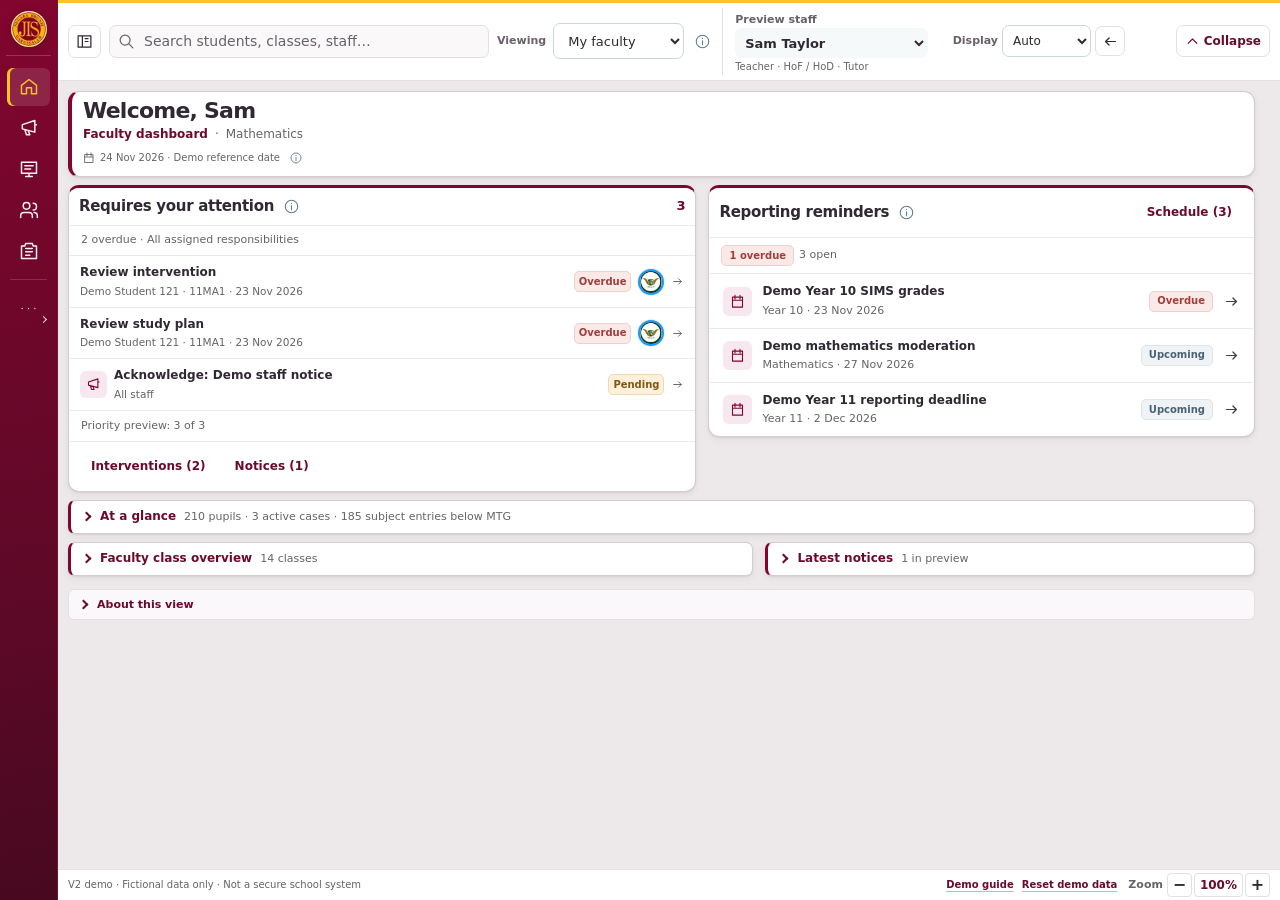
<file: index.html>
<!doctype html>
<html lang="en">
<head>
  <meta charset="utf-8">
  <meta name="viewport" content="width=device-width, initial-scale=1">
  <meta name="color-scheme" content="light">
  <meta name="robots" content="noindex, nofollow">
  <meta name="theme-color" content="#82052f">
  <link rel="icon" type="image/webp" href="./v2/assets/jis-crest.webp">
  <title>JIS Hub · V2 Preview</title>
  <link rel="stylesheet" href="./v2/hub.css">
  <link rel="stylesheet" href="./v2/responsive-workspace.css">
  <link rel="stylesheet" href="./v2/gradebook-toolbar.css">
  <link rel="stylesheet" href="./v2/surface-hierarchy.css">
</head>
<body>
  <a class="skip-link" href="#workspace">Skip to workspace</a>
  <div id="app" class="app-shell">
    <div id="navigation-backdrop" class="navigation-backdrop" data-action="close-menu" aria-hidden="true" hidden></div>
    <aside id="sidebar" class="sidebar" aria-label="Navigation"></aside>
    <div class="app-main">
      <header id="topbar" class="topbar"></header>
      <main id="workspace" class="workspace" tabindex="-1">
        <p class="loading">Loading fictional school records…</p>
      </main>
      <footer class="demo-footer"><span>V2 demo · Fictional data only · Not a secure school system</span><div class="footer-actions"><button class="inline-link" type="button" data-action="demo-guide">Demo guide</button><button class="inline-link" type="button" data-action="reset-demo">Reset demo data</button></div></footer>
    </div>
  </div>
  <dialog id="search-dialog" class="search-dialog" aria-labelledby="search-title"></dialog>
  <dialog id="detail-dialog" class="detail-dialog" aria-labelledby="detail-title"></dialog>
  <dialog id="reset-dialog" class="confirm-dialog" aria-labelledby="reset-title"></dialog>
  <div id="tooltip" class="floating-tooltip" role="tooltip" hidden></div>
  <div id="toast" class="toast" role="status" aria-live="polite" hidden></div>
  <noscript>JavaScript is required to run this fictional-data prototype.</noscript>
  <script type="module" src="./v2/hub.mjs"></script>
</body>
</html>
</file>
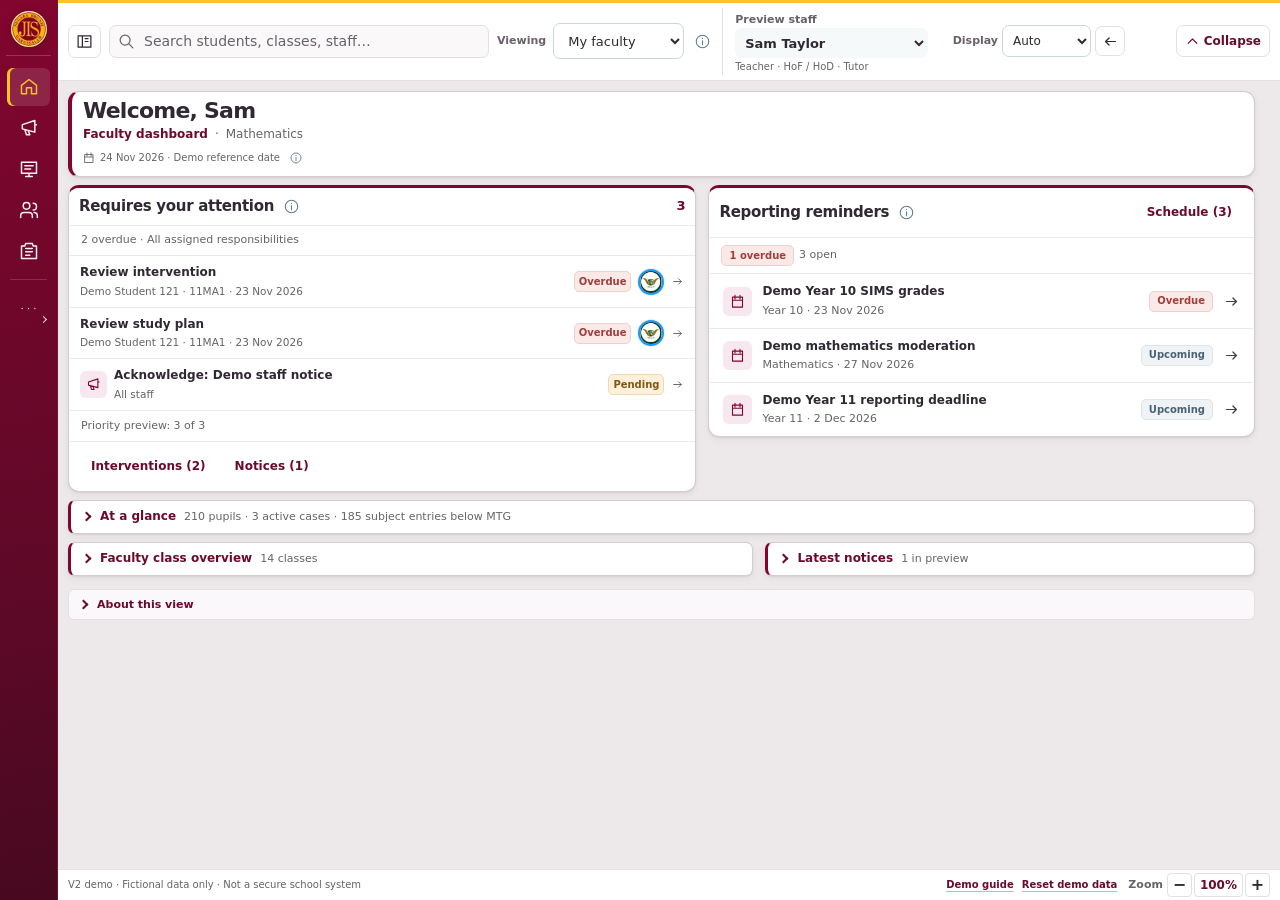
<file: v2/index.html>
<!doctype html>
<html lang="en">
<head>
  <meta charset="utf-8">
  <meta name="viewport" content="width=device-width, initial-scale=1">
  <meta name="color-scheme" content="light">
  <meta name="robots" content="noindex, nofollow">
  <meta name="theme-color" content="#82052f">
  <link rel="icon" type="image/webp" href="./assets/jis-crest.webp">
  <title>JIS Hub · V2 Preview</title>
  <link rel="stylesheet" href="./hub.css">
  <link rel="stylesheet" href="./responsive-workspace.css">
  <link rel="stylesheet" href="./gradebook-toolbar.css">
  <link rel="stylesheet" href="./surface-hierarchy.css">
</head>
<body>
  <a class="skip-link" href="#workspace">Skip to workspace</a>
  <div id="app" class="app-shell">
    <div id="navigation-backdrop" class="navigation-backdrop" data-action="close-menu" aria-hidden="true" hidden></div>
    <aside id="sidebar" class="sidebar" aria-label="Navigation"></aside>
    <div class="app-main">
      <header id="topbar" class="topbar"></header>
      <main id="workspace" class="workspace" tabindex="-1">
        <p class="loading">Loading fictional school records…</p>
      </main>
      <footer class="demo-footer"><span>V2 demo · Fictional data only · Not a secure school system</span><div class="footer-actions"><button class="inline-link" type="button" data-action="demo-guide">Demo guide</button><button class="inline-link" type="button" data-action="reset-demo">Reset demo data</button></div></footer>
    </div>
  </div>
  <dialog id="search-dialog" class="search-dialog" aria-labelledby="search-title"></dialog>
  <dialog id="detail-dialog" class="detail-dialog" aria-labelledby="detail-title"></dialog>
  <dialog id="reset-dialog" class="confirm-dialog" aria-labelledby="reset-title"></dialog>
  <div id="tooltip" class="floating-tooltip" role="tooltip" hidden></div>
  <div id="toast" class="toast" role="status" aria-live="polite" hidden></div>
  <noscript>JavaScript is required to run this fictional-data prototype.</noscript>
  <script type="module" src="./hub.mjs"></script>
</body>
</html>
</file>
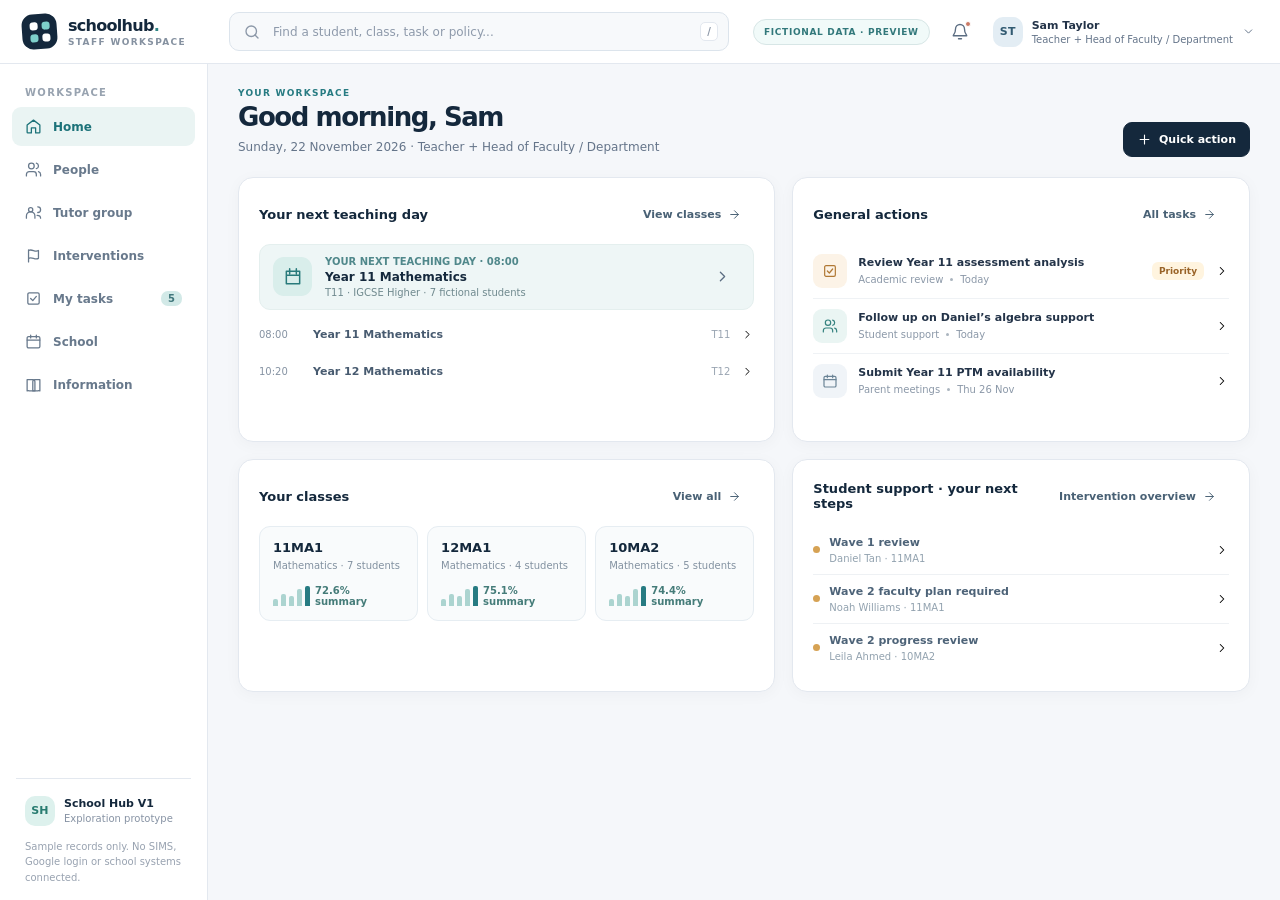
<file: legacy.html>
<!doctype html>
<html lang="en">
<head>
  <meta charset="utf-8">
  <meta name="viewport" content="width=device-width, initial-scale=1">
  <meta name="robots" content="noindex, nofollow">
  <meta name="theme-color" content="#12263a">
  <meta name="description" content="School Hub: an interactive, fictional-data prototype exploring low-friction school workflows.">
  <title>School Hub | Interactive Prototype</title>
  <link rel="stylesheet" href="./styles.css">
  <link rel="stylesheet" href="./classroom.css">
  <link rel="stylesheet" href="./support.css">
  <script src="./data.js" defer></script>
  <script src="./access.js" defer></script>
  <script src="./support-core.js" defer></script>
  <script src="./support-ui.js" defer></script>
  <script src="./assessment-core.js" defer></script>
  <script src="./classroom.js" defer></script>
  <script src="./app.js" defer></script>
</head>
<body>
  <a class="skip-link" href="#workspace">Skip to main content</a>
  <div id="app"></div>
  <noscript><p style="padding:2rem;font-family:system-ui">JavaScript is required to explore this interactive prototype.</p></noscript>
</body>
</html>
</file>
<file: v2/hub.css>
/* V2: compact staff workspace. */
:root{color-scheme:light;--ink:#20384c;--text:#344a5c;--muted:#607486;--nav:#182f44;--accent:#176f70;--accent-dark:#125c60;--accent-soft:#e5f2f0;--canvas:#f1f4f7;--border:#dce4eb;--line:#e8edf1;--warning:#805614;--warning-bg:#fff1d9;--danger:#a03e3c;--danger-bg:#fbe9e8;--success:#236b52;--success-bg:#e6f3ea;--radius:9px;font-family:Inter,ui-sans-serif,system-ui,-apple-system,BlinkMacSystemFont,"Segoe UI",sans-serif;font-size:14px;line-height:1.45}
*,*::before,*::after{box-sizing:border-box}body{margin:0;background:var(--canvas);color:var(--text)}button,input,select,textarea{font:inherit;color:inherit}button,select{cursor:pointer}button{border:0;background:transparent}button:disabled{cursor:not-allowed;opacity:.65}a{color:var(--accent-dark);text-underline-offset:3px}:focus-visible{outline:3px solid #267f9f;outline-offset:3px}[hidden]{display:none!important}
.icon{display:inline-block;width:17px;height:17px;stroke:currentColor;fill:none;stroke-width:1.75;stroke-linecap:round;stroke-linejoin:round;flex:none;vertical-align:middle}
.skip-link{position:fixed;top:8px;left:8px;z-index:100;transform:translateY(-160%);padding:10px;background:white;border-radius:5px}.skip-link:focus{transform:none}
.app-shell{display:grid;grid-template-columns:190px minmax(0,1fr);height:100dvh;min-height:0}.sidebar{display:flex;flex-direction:column;min-height:0;background:var(--nav);color:white;overflow-y:auto;padding:19px 12px 14px}.brand{display:flex;align-items:center;gap:10px;margin:0 4px 21px}.brand-symbol{display:grid;place-items:center;width:36px;height:36px;flex:none;border:1px solid #7794a7;border-radius:10px;color:#c0e8e2;background:#2b485c;font-size:18px;font-weight:800}.brand strong{display:block;font-size:21px;letter-spacing:-.045em;line-height:1.1}.brand small{color:#b4c6d5;font-size:10px;letter-spacing:.05em}
.nav-group{display:grid;gap:3px}.nav-heading{font-size:10px;font-weight:700;letter-spacing:.095em;text-transform:uppercase;color:#a7bdcd;padding:11px 11px 6px}.nav-link,.future-link{display:flex;align-items:center;gap:10px;width:100%;border-radius:7px;padding:10px 11px;text-align:left;font-weight:550;font-size:13px;min-height:39px}.nav-link{color:#d5e0e8;text-decoration:none}.nav-link:hover{background:#2b455a;color:white}.nav-link[aria-current=page]{background:#36576b;color:white;box-shadow:inset 3px 0 #85d2c5;font-weight:700}.nav-link[aria-current=page] .icon{color:#a6e0d5}.future-link{color:#a1b4c4;cursor:default;font-size:12px;min-height:30px;padding-block:6px}.future-link .icon{width:15px;height:15px}.sidebar-line{border:0;border-top:1px solid #3b5165;margin:15px 6px 3px}.sidebar-bottom{margin-top:auto;padding:12px 10px 1px;color:#b8c8d5;font-size:11px;line-height:1.6}.sidebar-bottom strong{display:block;color:#e5eff6;font-size:12px}
.app-main{display:grid;grid-template-rows:auto minmax(0,1fr) auto;min-width:0;min-height:0}.topbar{min-height:61px;background:white;border-bottom:1px solid var(--border);display:flex;align-items:center;gap:12px;padding:9px 22px;z-index:5;flex-wrap:wrap}.search-launch{display:flex;align-items:center;gap:9px;min-width:145px;max-width:420px;flex:1;justify-content:flex-start;text-align:left;border:1px solid var(--border);background:#f8fafb;border-radius:7px;padding:8px 11px;color:var(--muted);min-height:37px}.search-launch:hover{border-color:#99bdc5;background:white}.search-launch kbd{margin-left:auto;color:#597080;background:white;border:1px solid var(--border);border-radius:4px;padding:1px 5px;font-size:11px;white-space:nowrap}.topbar-spacer{flex:1}.topbar-field{display:flex;align-items:center;gap:7px;min-width:0}.topbar-field label,.field-label{color:var(--muted);font-size:11px;font-weight:650;white-space:nowrap}.select,.input{height:36px;min-width:0;border:1px solid #cad6de;border-radius:6px;background:white;padding:6px 10px;color:var(--ink);font-size:13px}.select:hover,.input:hover{border-color:#8eacb8}.staff-field{display:flex;align-items:center;gap:8px;border-left:1px solid var(--border);padding-left:12px;max-width:250px}.staff-field .select{max-width:193px;width:100%;height:30px;padding:3px 5px;font-weight:650;border-color:transparent;background:#f6f9fa}.roles{display:block;font-size:10px;color:var(--muted);margin-top:2px}.avatar{display:grid;place-items:center;flex:none;width:34px;height:34px;border-radius:50%;background:#e4edf2;color:#32566d;font-weight:750;font-size:12px}.btn.mobile-toggle{display:none}
.workspace{overflow:auto;min-width:0;min-height:0;padding:18px 22px 22px;scrollbar-gutter:stable}.workspace-inner{max-width:1600px;margin:0 auto;min-width:0}.demo-footer{background:#fff;border-top:1px solid var(--border);color:var(--muted);font-size:11px;display:flex;gap:12px;justify-content:space-between;padding:6px 22px}.page-heading{display:flex;justify-content:space-between;align-items:flex-start;gap:15px;margin-bottom:14px;flex-wrap:wrap}.eyebrow{font-size:10px;letter-spacing:.08em;text-transform:uppercase;color:var(--accent-dark);font-weight:750;margin:0 0 3px}h1,h2,h3,p{margin:0}h1{font-size:clamp(23px,2.3vw,29px);font-weight:740;letter-spacing:-.042em;line-height:1.17;color:var(--ink)}h2{font-size:15px;font-weight:730;letter-spacing:-.015em;color:var(--ink)}h3{font-size:13px;color:var(--ink)}.subtitle{font-size:12px;color:var(--muted);margin-top:5px}.page-actions{display:flex;flex-wrap:wrap;gap:8px;align-items:center}
.btn{display:inline-flex;align-items:center;justify-content:center;gap:7px;min-height:35px;border:1px solid var(--border);background:white;border-radius:6px;padding:7px 11px;font-size:12px;font-weight:650;color:var(--ink);text-decoration:none;white-space:nowrap}.btn:hover:not(:disabled){background:#f4f8fa;border-color:#a4beca}.btn-primary{background:var(--accent);border-color:var(--accent);color:white}.btn-primary:hover:not(:disabled){background:var(--accent-dark);border-color:var(--accent-dark)}.btn-quiet{border-color:transparent;background:none;color:var(--accent-dark)}.btn-danger{color:var(--danger);border-color:#dfb1b0}.btn-icon{padding:6px;width:33px;min-height:33px}.inline-link{padding:0;display:inline-flex;align-items:center;gap:4px;text-decoration:underline;text-decoration-color:#c3d9d6;text-underline-offset:3px;font-weight:650;color:var(--accent-dark);font-size:inherit;text-align:left}.inline-link:hover{text-decoration-color:var(--accent)}.muted{color:var(--muted)}.small{font-size:11px}.nowrap{white-space:nowrap}.number{font-variant-numeric:tabular-nums}.tag{display:inline-flex;align-items:center;gap:4px;min-height:21px;font-size:10px;font-weight:720;line-height:1.2;padding:3px 7px;border-radius:5px;border:1px solid #dce5ea;background:#eff3f6;color:#496276;white-space:nowrap}.tag-teal{background:var(--accent-soft);border-color:#c5e2dc;color:var(--accent-dark)}.tag-warning{background:var(--warning-bg);border-color:#f0dab5;color:var(--warning)}.tag-danger{background:var(--danger-bg);border-color:#efd0ce;color:var(--danger)}.tag-success{background:var(--success-bg);border-color:#cfe5d6;color:var(--success)}.tags{display:flex;align-items:center;flex-wrap:wrap;gap:4px}.help{display:inline-grid;place-items:center;vertical-align:middle;width:23px;height:23px;color:#617c8d;border-radius:5px;padding:2px}.help .icon{width:15px;height:15px}.help:hover,.help[aria-expanded=true]{background:#e6edf2;color:var(--accent-dark)}.floating-tooltip{position:fixed;z-index:200;background:#213b4e;color:#fff;max-width:min(330px,calc(100vw - 24px));padding:10px 12px;border-radius:7px;font-size:12px;line-height:1.55;box-shadow:0 4px 16px #10263830;pointer-events:none}
.metrics{display:grid;grid-template-columns:repeat(4,minmax(0,1fr));gap:11px;margin-bottom:14px}.metric{background:white;border:1px solid var(--border);border-radius:var(--radius);padding:11px 14px;min-width:0}.metric-head{display:flex;align-items:center;gap:5px;justify-content:space-between;color:var(--muted);font-size:11px;font-weight:650}.metric-value{font-size:27px;font-weight:750;color:var(--ink);line-height:1.2;letter-spacing:-.04em;font-variant-numeric:tabular-nums;margin:4px 0 2px}.metric-foot{font-size:11px;color:var(--muted)}.metric-action{color:var(--accent-dark);font-size:11px;font-weight:650;text-align:left;padding:0}
.surface{border:1px solid var(--border);border-radius:var(--radius);background:white;box-shadow:0 1px 2px #172f4410;min-width:0}.panel-head{display:flex;align-items:center;justify-content:space-between;gap:12px;padding:10px 14px;border-bottom:1px solid var(--line)}.panel-head h2{display:flex;align-items:center;gap:6px}.panel-body{padding:13px 14px}.home-grid{display:grid;grid-template-columns:minmax(0,1.6fr) minmax(0,1fr);gap:12px;align-items:start}.home-lower{margin-top:12px;display:grid;grid-template-columns:1fr 1fr;gap:12px}.table-scroll{overflow:auto;max-height:min(59vh,620px);scrollbar-gutter:stable;overscroll-behavior:contain;border-radius:0 0 var(--radius) var(--radius)}.table-scroll:focus-visible{outline-offset:-3px}.home-table{max-height:230px}.data-table{border-collapse:separate;border-spacing:0;width:100%;font-size:12px;text-align:left;white-space:nowrap}.data-table th{position:sticky;top:0;z-index:2;background:#f3f6f8;color:#465e71;font-weight:700;text-align:left;border-bottom:1px solid var(--border);font-size:11px;padding:7px 10px}.data-table th .sort{display:inline-flex;align-items:center;gap:5px;padding:0;font-size:inherit;font-weight:inherit;color:inherit;text-align:left}.data-table th .sort:hover{color:var(--accent-dark)}.sort-glyph{color:#708797;font-size:10px}.data-table td{padding:8px 10px;border-bottom:1px solid var(--line);color:var(--text);vertical-align:middle;background:white}.data-table tr:last-child td{border-bottom:0}.data-table tbody tr:hover td{background:#f6faf9}.data-table .sticky-first{position:sticky;left:0;z-index:1;box-shadow:1px 0 0 var(--line)}.data-table th.sticky-first{z-index:3}.cell-title{font-weight:650;color:var(--ink)}.cell-sub{display:block;color:var(--muted);font-size:10px;margin-top:1px}.data-table .num{text-align:right;font-variant-numeric:tabular-nums}.data-table .negative{color:var(--danger);font-weight:650}.data-table .positive{color:var(--success);font-weight:650}
.toolbar{display:flex;align-items:center;gap:8px;padding:10px 13px;border-bottom:1px solid var(--line);flex-wrap:wrap}.toolbar .input{width:220px;max-width:100%}.toolbar .count{margin-left:auto;white-space:nowrap;font-size:11px;color:var(--muted)}.toolbar label{display:inline-flex;align-items:center;gap:6px;font-size:11px;color:var(--muted)}.tabs{display:flex;align-items:center;gap:5px;border-bottom:1px solid var(--border);margin:0 0 12px;overflow-x:auto}.tab{display:flex;align-items:center;gap:6px;font-size:12px;font-weight:650;white-space:nowrap;padding:9px 12px 10px;border-bottom:2px solid transparent;color:var(--muted)}.tab[aria-pressed=true]{border-color:var(--accent);color:var(--accent-dark)}.tab[disabled]{opacity:.56}
.list{display:grid}.list-row{width:100%;display:flex;align-items:center;gap:10px;min-height:43px;padding:9px 14px;border-bottom:1px solid var(--line);text-align:left}.list-row:last-child{border-bottom:0}button.list-row:hover{background:#f5faf9}.list-row .row-text{flex:1;min-width:0}.list-row strong{font-size:12px;font-weight:650;color:var(--ink);display:block;overflow-wrap:anywhere}.list-row small{display:block;font-size:11px;color:var(--muted);margin-top:2px}.list-icon{width:29px;height:29px;display:grid;place-items:center;flex:none;background:var(--accent-soft);color:var(--accent-dark);border-radius:6px}.list-icon.warn{background:var(--warning-bg);color:var(--warning)}.list-icon .icon{width:15px;height:15px}.empty{padding:23px 17px;text-align:center;color:var(--muted);font-size:12px}.empty strong{display:block;color:var(--ink);margin-bottom:3px}.stage-note{margin-top:12px;font-size:11px;color:var(--muted);display:flex;align-items:flex-start;gap:6px}.stage-note .icon{width:14px;height:14px;margin-top:1px}.info-box,.alert{border:1px solid #d7e5e9;border-radius:7px;background:#edf6f7;padding:10px 13px;font-size:12px;color:#395a69;margin-bottom:12px}.alert{border-color:#e6c59f;background:#fff6e8;color:#785121}.error{border:1px solid #efc4c1;color:var(--danger);background:var(--danger-bg);padding:10px;border-radius:6px;margin:8px 0;font-size:12px}.class-heading-meta{display:flex;align-items:center;gap:8px;margin-top:6px;flex-wrap:wrap}
dialog{color:var(--text);padding:0;border:1px solid var(--border);background:white;box-shadow:0 16px 70px #132a4050;max-width:calc(100vw - 24px);border-radius:12px}dialog::backdrop{background:#142d4266}.search-dialog{width:660px;margin:9vh auto auto;max-height:82dvh;overflow:auto}.dialog-head{display:flex;justify-content:space-between;align-items:flex-start;gap:14px;padding:15px 18px;border-bottom:1px solid var(--border)}.dialog-head h2{font-size:19px;letter-spacing:-.03em}.dialog-head .subtitle{font-size:11px}.search-input-wrap{display:flex;align-items:center;gap:9px;margin:13px 17px 10px;border:1px solid #afc9d3;border-radius:7px;padding:10px 12px}.search-input-wrap input{border:0;outline:0;background:none;flex:1;min-width:0;font-size:15px;color:var(--ink)}.search-input-wrap:focus-within{outline:3px solid #c9e1ea}.search-results{max-height:54dvh;overflow:auto;padding:0 8px 8px}.search-result{display:flex;align-items:center;gap:10px;text-align:left;width:100%;padding:9px 11px;border-radius:6px}.search-result:hover,.search-result:focus{background:#edf5f4;outline-offset:-2px}.search-result .row-text{flex:1;min-width:0}.search-result strong{display:block;color:var(--ink);font-size:13px}.search-result small{display:block;color:var(--muted);font-size:11px}.search-hint{padding:9px 18px;font-size:11px;color:var(--muted);border-top:1px solid var(--line)}.detail-dialog{position:fixed;inset:0 0 0 auto;margin:0;width:min(720px,100vw);max-width:100vw;height:100dvh;max-height:100dvh;border:0;border-radius:0;overflow:hidden}.detail-dialog[open]{display:flex;flex-direction:column}.drawer-body{min-height:0;overflow:auto;padding:18px 20px;flex:1}.drawer-footer{display:flex;align-items:center;justify-content:flex-end;gap:8px;padding:12px 20px;border-top:1px solid var(--border);background:white;flex-wrap:wrap}.drawer-summary{display:grid;grid-template-columns:repeat(3,minmax(0,1fr));gap:10px;margin-bottom:15px}.fact{display:grid;gap:4px;font-size:12px;min-width:0}.fact dt{font-size:10px;color:var(--muted);font-weight:650}.fact dd{margin:0;color:var(--ink);font-weight:600;overflow-wrap:anywhere}.drawer-section{margin:0 0 15px;border:1px solid var(--border);border-radius:8px;overflow:hidden}.drawer-section h3{font-size:13px;padding:10px 12px;background:#f7f9fa;border-bottom:1px solid var(--line)}.drawer-section .content{padding:12px;display:grid;gap:9px;font-size:12px;line-height:1.65}.drawer-section p{white-space:pre-wrap;overflow-wrap:anywhere}.form-stack{display:grid;gap:14px}.form-stack label{display:grid;gap:5px;font-size:12px;font-weight:650}.form-stack .select{width:100%;height:40px}.confirm-dialog{width:min(430px,calc(100vw - 24px))}.toast{position:fixed;bottom:36px;right:22px;z-index:210;background:#1c394c;color:#fff;font-size:12px;padding:11px 15px;border-radius:7px;box-shadow:0 4px 15px #10263930;max-width:calc(100vw - 44px)}
@media(min-width:1100px) and (max-height:800px){.workspace{padding-top:13px}.page-heading{margin-bottom:11px}.metrics{margin-bottom:11px}.metric{padding:9px 12px}.home-table{max-height:200px}.panel-head{padding-block:8px}.list-row{min-height:37px;padding-block:7px}.sidebar{padding-top:14px}.brand{margin-bottom:15px}.nav-link{min-height:35px;padding-block:8px}.future-link{min-height:27px;padding-block:5px}}
@media(max-width:1080px){.app-shell{grid-template-columns:162px minmax(0,1fr)}.topbar{gap:7px;padding-inline:14px}.staff-field{padding-left:8px}.search-launch kbd{display:none}.topbar-spacer{display:none}.workspace{padding:15px}.home-grid{grid-template-columns:1fr 1fr}.metric-value{font-size:23px}.topbar-field label{display:none}}
@media(max-width:760px){.app-shell{display:block;height:100dvh}.app-main{height:100%;display:grid}.sidebar{display:none;position:fixed;inset:0 auto 0 0;z-index:20;width:215px;box-shadow:5px 0 30px #10263860}.sidebar[data-open=true]{display:flex}.btn.mobile-toggle{display:inline-flex}.topbar{gap:7px;padding:8px 10px}.search-launch{min-width:100px;max-width:none;order:2;flex:1}.topbar-field{order:3}.staff-field{max-width:100%;border:0;padding:0;order:4}.staff-field .avatar{display:none}.staff-field .select{max-width:140px;font-size:11px}.staff-field .roles{max-width:140px}.workspace{padding:13px 10px}.home-grid,.home-lower{grid-template-columns:1fr}.metrics{grid-template-columns:repeat(2,minmax(0,1fr));gap:8px}.metric{padding:10px}.metric-value{font-size:23px}.demo-footer{padding:6px 10px;font-size:10px}.drawer-body{padding:13px}.drawer-summary{grid-template-columns:repeat(2,minmax(0,1fr))}.table-scroll{max-height:58dvh}.home-table{max-height:200px}.toolbar .input{flex:1}.toolbar .count{margin-left:0}.page-heading{gap:8px}.topbar .select{max-width:155px}}
@media(prefers-reduced-motion:reduce){*,*::before,*::after{scroll-behavior:auto!important;animation:none!important;transition:none!important}}

/* V2-03 communications */
.communication-metrics{grid-template-columns:repeat(3,minmax(0,1fr))}
.attention-footer{display:flex;flex-wrap:wrap;gap:5px;justify-content:flex-end;padding:6px 10px;border-top:1px solid var(--line)}
.communication-list{max-height:265px;overflow:auto;overscroll-behavior:contain}
.week-label{font-size:11px;font-weight:700;color:var(--muted);background:#f3f6f8;border-bottom:1px solid var(--line);padding:7px 14px}
.reporting-table{max-height:300px}
.form-stack .input{width:100%;height:40px;max-width:100%}
.form-stack .text-area{height:auto;min-height:92px;resize:vertical;padding:9px 10px;line-height:1.5}
.form-stack .check-field{display:flex;align-items:center;gap:8px;font-weight:550}
.check-field input{width:17px;height:17px;accent-color:var(--accent);flex:none}
.form-columns{display:grid;grid-template-columns:1fr 1fr;gap:12px}
.drawer-section .content .btn{justify-self:start}
@media(max-width:760px){.communication-metrics{grid-template-columns:repeat(2,minmax(0,1fr))}.form-columns{grid-template-columns:1fr}.communication-list{max-height:240px}}

/* V2-04 dense, configurable class register */
.register-filters{gap:7px;padding:8px 10px}
.register-filters .input{width:185px}
.register-filters .select{font-size:11px;height:32px;padding:4px 7px;max-width:160px}
.register-filters .btn{min-height:30px;padding:4px 7px}
.column-toolbar{display:flex;align-items:center;gap:5px;flex-wrap:wrap;padding:6px 10px;border-bottom:1px solid var(--line);background:#fafbfc}
.column-toggle{border:1px solid var(--border);border-radius:5px;padding:4px 8px;font-size:11px;color:var(--muted);background:white;font-weight:650}
.column-toggle[aria-pressed=true]{border-color:#9fcac4;background:var(--accent-soft);color:var(--accent-dark)}
.column-toggle:hover{border-color:var(--accent)}
.column-toolbar .btn{margin-left:auto;min-height:27px;font-size:11px;padding:4px 7px}
.roster-table{max-height:calc(100dvh - 345px);min-height:180px}
.roster-table .data-table th{padding:6px 7px}
.roster-table .data-table td{padding:7px}
.roster-table .help{width:17px;height:18px}
.roster-table .help .icon{width:13px;height:13px}
.roster-table .data-table .sticky-first{min-width:132px}
.roster-table .data-table .tag{font-size:10px;padding:2px 5px}
.roster-table .tags{flex-wrap:nowrap;gap:3px}
.comment-record{padding:8px 0;border-bottom:1px solid var(--line)}
.comment-record:last-child{border-bottom:0}
.comment-meta{display:flex;gap:8px;justify-content:space-between;flex-wrap:wrap}
.comment-record p{margin:6px 0;overflow-wrap:anywhere}
@media(max-width:760px){.roster-table{max-height:55dvh}.column-toolbar .btn{margin-left:0}.register-filters .input{width:100%}.register-filters .select{max-width:145px}}

/* V2-05 assessment tracker */
.markbook-toolbar{gap:8px;flex-wrap:wrap}
.markbook-toolbar .select{max-width:min(260px,100%)}
.reuse-control{display:inline-flex;gap:5px;align-items:center;flex-wrap:wrap}
.markbook-summary{max-height:calc(100dvh - 235px);min-height:170px}
.assessment-heading{min-width:165px;white-space:normal}
.assessment-heading .tags{margin-top:5px}
.scope-inline{margin:8px 12px}
.detail-dialog.wide-markbook{width:min(1250px,100vw)}
.markbook-detail-head{display:flex;align-items:center;justify-content:space-between;gap:10px;flex-wrap:wrap;margin-bottom:10px}
.entry-table{max-height:52dvh;border:1px solid var(--border);border-radius:7px}
.entry-table .data-table td{padding:5px 6px}
.entry-table .data-table th{white-space:normal;min-width:66px}
.entry-table .data-table .sticky-first{min-width:135px;white-space:nowrap}
.mark-cell{width:68px;height:31px;text-align:right;padding:3px 6px;font-variant-numeric:tabular-nums}
.mark-cell[aria-invalid=true]{border:2px solid var(--danger);background:var(--danger-bg)}
.inactive-mark-row .mark-cell{background:#f0f3f5;color:var(--muted)}
.entry-status{height:31px;font-size:11px}
.mark-save-bar{display:flex;align-items:center;justify-content:space-between;gap:10px;flex-wrap:wrap;background:#f5f8f9;border:1px solid var(--border);border-radius:7px;padding:8px 10px}
.mark-save-bar .btn{margin-left:auto}
.boundary-grid{display:grid;grid-template-columns:repeat(auto-fit,minmax(75px,1fr));gap:8px}
.boundary-grid .input{min-width:0;text-align:right}
.import-panel{margin-top:15px}
.import-panel summary{cursor:pointer;font-weight:700;padding:10px 12px;background:#f7f9fa}
.import-preview-list{max-height:150px;overflow:auto;border:1px solid var(--border);padding:8px;margin:8px 0}
.import-preview-list p{padding:4px 0;border-bottom:1px solid var(--line)}
@media(max-width:760px){.markbook-summary{max-height:54dvh}.entry-table{max-height:50dvh}.markbook-toolbar .select{max-width:100%}.mark-save-bar .btn{margin-left:0}}

/* V2-06: compact, evidence-linked analytical panels. */
.academic-analysis{display:grid;gap:12px}
.academic-analysis .metrics{margin-bottom:0}
.analysis-controls .toolbar{gap:10px;align-items:flex-end}
.analysis-field{display:grid;gap:4px;font-size:11px;font-weight:650;color:var(--muted)}
.analysis-field .select{max-width:min(340px,100%);min-width:120px}
.analysis-field .input{height:36px;max-width:170px}
.analysis-subtoolbar,.analysis-context{display:flex;align-items:center;gap:10px;flex-wrap:wrap}
.analysis-subtoolbar{align-items:flex-end}
.analysis-context .btn{margin-left:auto}
.analysis-grid{display:grid;grid-template-columns:repeat(2,minmax(0,1fr));gap:12px;align-items:start}
.analysis-panel .panel-body{display:grid;gap:9px}
.analysis-panel .panel-head h2{gap:5px}
.analysis-panel .help{font-size:14px}
.analysis-table{max-height:340px;border:1px solid var(--border);border-radius:6px}
.analysis-table .data-table td,.analysis-table .data-table th{padding:6px 9px}
.analysis-table .boxplot{min-width:185px;max-width:260px}
.bar-list{display:grid;gap:5px}
.analysis-bar{display:grid;grid-template-columns:minmax(68px,1fr) minmax(45px,1.3fr) minmax(35px,auto);gap:8px;align-items:center;width:100%;padding:4px 5px;border-radius:4px;text-align:left;min-height:29px;font-size:11px}
.analysis-bar:hover{background:#f0f6f5}
.bar-label{font-weight:650;overflow-wrap:anywhere;color:var(--ink)}
.bar-track{height:12px;background:#edf1f4;border-radius:3px;overflow:hidden}
.bar-fill{display:block;height:100%;border-radius:3px;background:#267f7c}
.bar-value{font-variant-numeric:tabular-nums;font-size:11px;text-align:right;white-space:nowrap;color:var(--text)}
.boxplot,.trend-chart{width:100%;height:auto;display:block;max-width:100%}
.boxplot{max-height:85px}
.trend-chart{max-height:235px}
.five-number{display:grid;grid-template-columns:repeat(5,minmax(0,1fr));gap:4px;text-align:center}
.five-number div{background:#f4f7f8;padding:5px;border-radius:4px;display:grid;gap:2px;font-size:11px}
.five-number span{color:var(--muted)}
.five-number strong{color:var(--ink);font-variant-numeric:tabular-nums;font-size:13px}
.chart-legend{display:flex;gap:10px;flex-wrap:wrap;font-size:10px;color:var(--muted)}
.chart-legend span{display:inline-flex;align-items:center;gap:4px}
.legend-dot{display:inline-block;width:11px;height:4px;background:#176f70;border-radius:2px}
.legend-dot.result-dot{background:#8597a6}
.legend-dot.target-dot{background:#9d731e}
.highlight-list{display:grid;grid-template-columns:repeat(3,minmax(0,1fr));gap:7px}
.highlight-list>div{display:grid;gap:4px;background:#f5f8f9;border-radius:6px;padding:8px;min-width:0}
.highlight-list strong{font-size:20px;color:var(--ink);font-variant-numeric:tabular-nums}
.highlight-list .inline-link{font-size:11px;overflow-wrap:anywhere}
@media(max-width:900px){.analysis-grid{grid-template-columns:1fr}}
@media(max-width:760px){.analysis-field .select{max-width:100%}.analysis-field .input{max-width:145px}.analysis-bar{grid-template-columns:minmax(65px,1fr) minmax(40px,1fr) auto}.highlight-list{grid-template-columns:1fr}}

.frequency-chart{position:relative;display:grid;grid-template-columns:repeat(10,minmax(0,1fr));padding:22px 10px 4px 0;min-height:155px}
.frequency-bin{display:flex;flex-direction:column;align-items:stretch;border:0;border-radius:0;background:transparent;padding:0;min-width:0;color:var(--text)}
.frequency-column{height:105px;position:relative;border-bottom:1px solid var(--muted)}
.frequency-fill{position:absolute;inset:auto 0 0;background:#267f7c;border-inline:1px solid white}
.frequency-count{position:absolute;left:0;right:0;font-size:10px;line-height:15px;text-align:center;font-variant-numeric:tabular-nums}
.frequency-label{font-size:10px;text-align:left;transform:translateX(-2px);padding-top:4px}
.frequency-bin:hover .frequency-fill{background:#125c60}
.frequency-bin:hover{background:#eff6f5}
.frequency-end{font-size:10px;position:absolute;right:0;bottom:4px}
@media print{
 body{background:white!important}
 .sidebar,.topbar,.demo-footer,.tabs,.analysis-controls button,.analysis-subtoolbar .btn,.analysis-context .btn,.page-heading .page-actions,.help,.tooltip,.toast,dialog{display:none!important}
 .app-shell,.app-main,.workspace{display:block!important;height:auto!important;max-height:none!important;overflow:visible!important;margin:0!important;padding:0!important}
 .workspace-inner{max-width:none!important}
 .analysis-grid{display:block}
 .analysis-panel,.metric{break-inside:avoid;margin-bottom:10px;box-shadow:none!important}
 .analysis-table{max-height:none!important;overflow:visible!important}
 .data-table th,.data-table td{position:static!important;white-space:normal!important}
 .analysis-bar,.frequency-fill,.boxplot,.trend-chart{-webkit-print-color-adjust:exact;print-color-adjust:exact}
 .academic-analysis:before{content:"JIS Hub — Fictional demonstration data";font-size:11px;font-weight:700}
}

/* V2-07 student directory and holistic profile */
.detail-dialog.wide-profile{width:min(1130px,100vw)}
.profile-controls{display:flex;align-items:flex-end;gap:8px;flex-wrap:wrap;margin-bottom:10px}
.profile-navigation{margin:0 0 12px;padding-bottom:10px;border-bottom:1px solid var(--line)}
.profile-navigation .analysis-field{flex:1;min-width:150px;max-width:280px}
.profile-navigation .analysis-field .select{width:100%}
.profile-identity{display:grid;grid-template-columns:minmax(220px,1fr) minmax(340px,1.5fr);gap:16px;align-items:center;padding:12px;border:1px solid var(--border);border-radius:8px;background:#f7f9fa}
.profile-identity-main{display:flex;gap:12px;align-items:center;min-width:0}
.profile-avatar{width:46px;height:46px;display:grid;place-items:center;border-radius:12px;background:#e1eeed;color:var(--accent-dark);font-weight:750;font-size:19px;flex-shrink:0}
.profile-identity-main strong{font-size:15px;color:var(--ink)}
.profile-identity-main .tags{margin-top:5px}
.profile-identity-staff .drawer-summary{margin:0;grid-template-columns:repeat(3,minmax(0,1fr))}
.profile-scope-note{margin:8px 0}
.profile-tabs{position:sticky;top:-18px;background:white;z-index:4;padding-top:5px;border-bottom:1px solid var(--line)}
.profile-tab-body{padding-top:12px}
.profile-metrics{margin-bottom:12px;grid-template-columns:repeat(auto-fit,minmax(125px,1fr))}
.profile-metrics .metric{padding:10px;min-height:95px}
.profile-metrics .metric-value{font-size:23px}
.profile-section-head{display:flex;align-items:center;justify-content:space-between;background:#f7f9fa;border-bottom:1px solid var(--line)}
.profile-section .profile-section-head h3{display:flex;align-items:center;gap:5px;background:none;border:0}
.profile-table{max-height:330px;border:1px solid var(--border);border-radius:5px}
.profile-table .data-table td,.profile-table .data-table th{padding:7px 9px}
.profile-table .data-table td{vertical-align:top}
.profile-table .data-table .sticky-first{min-width:110px}
.profile-attention-row{display:flex;align-items:center;gap:9px;flex-wrap:wrap;border-bottom:1px solid var(--line);padding:7px 0}
.profile-attention-row:last-child{border-bottom:0}
.profile-attention-row .muted{margin-left:auto}
.profile-analysis-grid{display:grid;grid-template-columns:repeat(2,minmax(0,1fr));gap:12px}
.profile-topic-list{display:grid;gap:7px}
.profile-topic{display:grid;grid-template-columns:minmax(85px,1fr) minmax(40px,1fr) auto auto;gap:7px;align-items:center;font-size:11px}
.profile-topic>span:first-child{overflow-wrap:anywhere}
.profile-topic strong{text-align:right}
@media(max-width:900px){.profile-identity,.profile-analysis-grid{grid-template-columns:1fr}}
@media(max-width:760px){.profile-identity-staff .drawer-summary{grid-template-columns:repeat(2,minmax(0,1fr))}.profile-tabs{top:-12px}.profile-table{max-height:45dvh}.profile-navigation .analysis-field{min-width:120px}.profile-metrics{grid-template-columns:repeat(2,minmax(0,1fr))}.profile-identity{padding:9px}.profile-attention-row .muted{margin-left:0}}

/* V2-08: shared case, stepper and concise action forms */
.case-context{display:flex;align-items:center;flex-wrap:wrap;gap:8px;margin-bottom:12px}
.case-context .inline-link{margin-left:auto}
.case-steps{display:grid;grid-template-columns:repeat(3,minmax(0,1fr));gap:6px;margin:0 0 14px}
.case-step{display:flex;align-items:center;gap:8px;padding:8px 9px;border:1px solid var(--border);border-radius:7px;background:#f4f6f8;color:var(--muted)}
.case-step>span{width:24px;height:24px;border-radius:50%;display:grid;place-items:center;background:#e2e7eb;font-weight:750;flex-shrink:0}
.case-step strong,.case-step small{display:block;line-height:1.4}
.case-step strong{font-size:11px}.case-step small{font-size:10px}
.case-step.reached,.case-step.current{background:var(--accent-soft);border-color:#b9d8d3;color:var(--accent-dark)}
.case-step.reached>span,.case-step.current>span{background:var(--accent);color:white}
.case-step.current{border-color:var(--accent);box-shadow:inset 0 0 0 1px var(--accent)}
.case-step.pending{background:var(--warning-bg);border-color:#e5c88f;color:var(--warning)}
.case-step.pending>span{background:#9c741e;color:white}
.case-action-strip{display:flex;flex-wrap:wrap;gap:6px;padding:10px;background:#f6f8f9;border:1px solid var(--border);border-radius:7px;margin:0 0 14px}
.case-list-actions{display:flex;gap:4px;flex-wrap:wrap;max-width:230px}
.case-list-actions .btn{font-size:11px;padding:5px 7px;min-height:27px}
.case-strategies{display:grid;grid-template-columns:repeat(2,minmax(0,1fr));gap:8px;border:1px solid var(--border);border-radius:6px;padding:10px}
.case-strategies legend{font-size:12px;font-weight:650;padding:0 5px}
.case-extra summary{font-weight:650;cursor:pointer;padding:10px 12px;background:#f7f9fa}
.case-review-fields{display:grid;gap:14px}
.study-actions{padding-left:18px;margin:0}
.case-history-event{border-left:3px solid #c2d9d6;padding:6px 10px;margin:0 0 8px;background:#f8fafb}
.case-history-meta{display:flex;gap:7px;flex-wrap:wrap;justify-content:space-between}
.case-history-meta span{font-size:10px;color:var(--muted)}
.case-history-event p{margin:4px 0}
@media(max-width:600px){.case-steps{gap:3px}.case-step{padding:6px 4px;gap:4px}.case-step>span{width:19px;height:19px;font-size:11px}.case-step strong{font-size:10px}.case-strategies{grid-template-columns:1fr}.case-context .inline-link{margin-left:0}}

/* V2-09 integration polish: keep controls and scroll regions usable at narrow widths. */
.app-main,.workspace,.workspace-inner,.surface,.panel-body,.home-grid>*,.home-lower>*{min-width:0}
.table-scroll{max-width:100%;overscroll-behavior-inline:contain}
.table-scroll:focus-visible{outline-offset:-3px}
.tabs{scrollbar-width:thin;flex-shrink:0}
.tab:focus-visible{outline-offset:-3px}
.drawer-body{overscroll-behavior:contain}
.drawer-section .content,.comment-record,.case-history-event{overflow-wrap:anywhere}
.drawer-section .content p,.case-history-event p,.comment-record p{white-space:pre-wrap}
.case-list-actions .btn{white-space:normal;text-align:left}
.data-table .sticky-first{max-width:200px}
.data-table .cell-sub{white-space:normal}
.form-stack select{max-width:100%}
.form-stack label,.form-stack fieldset{min-width:0}
.toast{max-width:calc(100vw - 24px);overflow-wrap:anywhere}
@media(max-width:760px){
 .topbar{display:grid;grid-template-columns:auto minmax(0,1fr) minmax(0,1fr);align-items:center;gap:6px;padding:7px 10px}
 .topbar>.mobile-toggle{grid-column:1;grid-row:1}
 .topbar .search-launch{grid-column:2/4;grid-row:1;min-width:0;width:100%}
 .topbar-spacer{display:none}
 .topbar-field{grid-column:1/3;grid-row:2;min-width:0}
 .topbar-field .select{width:100%;max-width:none}
 .staff-field{grid-column:3;grid-row:2;min-width:0}
 .staff-field>div{width:100%;min-width:0}
 .staff-field .select{width:100%;max-width:none}
 .staff-field .roles{max-width:none;overflow:hidden;text-overflow:ellipsis;white-space:nowrap}
 .page-heading{flex-wrap:wrap}
 .page-heading .page-actions{max-width:100%;flex-wrap:wrap}
 .toolbar .select,.toolbar .input{max-width:100%}
 .btn,.tab{min-height:34px}
 .entry-table .mark-cell{width:58px}
 .detail-dialog .drawer-footer{padding:8px 12px;gap:5px}
 .detail-dialog .dialog-head{padding:10px 12px}
 .profile-navigation .analysis-field{max-width:100%}
}
@media(max-width:390px){
 .topbar-field label{display:none}
 .demo-footer{gap:6px;flex-wrap:wrap}
 .metrics .metric-value{font-size:21px}
 .profile-topic{grid-template-columns:minmax(70px,1fr) minmax(30px,.7fr) auto}
 .profile-topic>span:last-child{grid-column:1/-1}
}
@media print{
 .floating-tooltip,.skip-link,.toast,.demo-footer{display:none!important}
 .workspace{height:auto!important;max-height:none!important;overflow:visible!important}
 .table-scroll{max-height:none!important;overflow:visible!important}
 .data-table{white-space:normal}
}

.footer-actions{display:flex;align-items:center;gap:12px;flex-wrap:wrap}
.footer-actions .inline-link{font-size:inherit;white-space:nowrap}

/* JIS identity: branded shell, neutral data-dense surfaces and independent semantic colours. */
:root{--jis-burgundy:#82052f;--jis-burgundy-deep:#5b0926;--jis-gold:#fbc324;--nav:var(--jis-burgundy-deep);--ink:#302832;--text:#423d44;--muted:#686169;--canvas:#f6f4f3;--border:#e4dfe1;--line:#eee9eb;--accent:#850c35;--accent-dark:#6a0a2c;--accent-soft:#f8e9ef}
.sidebar{background:linear-gradient(168deg,var(--jis-burgundy),var(--jis-burgundy-deep) 70%,#47091f);padding-top:16px;border-right:1px solid #6d1532}
.brand{gap:9px;margin:0 1px 15px;padding-bottom:13px;border-bottom:1px solid #ffffff30}
.jis-crest{width:44px;height:44px;flex:none;object-fit:contain;border-radius:50%;background:#ffce32;box-shadow:0 0 0 1px #ffe187,0 2px 9px #3b061a60}
.brand strong{font-size:20px;color:white;letter-spacing:-.045em}.brand small{font-size:9px;color:#f0d8e1;letter-spacing:.045em}
.nav-heading{color:#edc5d3}.nav-link{color:#fff2f6}.nav-link:hover{background:#ffffff16;color:white}
.nav-link[aria-current=page]{background:#ffffff20;color:#fff7df;box-shadow:inset 3px 0 var(--jis-gold)}.nav-link[aria-current=page] .icon{color:var(--jis-gold)}
.future-link{color:#e5bdcc}.sidebar-line{border-color:#ffffff28}.sidebar-bottom{color:#ebcdd8}.sidebar-bottom strong{color:#ffe9a9}
.topbar{border-top:3px solid var(--jis-gold)}.search-launch{background:#faf8f9}.eyebrow{color:var(--jis-burgundy);letter-spacing:.09em}
.surface{box-shadow:0 1px 3px #4c12330a;border-color:var(--border)}.panel-head{background:#fff;border-radius:var(--radius) var(--radius) 0 0}
.metric{background:white;border-color:var(--border)}.data-table th{background:#f7f3f4;color:#56404b}.data-table tbody tr:hover td{background:#fff9fa}
.inline-link{text-decoration-color:#d8aebc}.list-icon,.avatar{background:#f7e7ee;color:var(--jis-burgundy)}
.tag-teal{background:#e5f2f0;border-color:#c5e2dc;color:#125c60}.case-step.reached,.case-step.current{background:#e5f2f0;border-color:#b9d8d3;color:#125c60}
.case-step.reached>span,.case-step.current>span{background:#176f70;color:white}.case-step.current{border-color:#176f70;box-shadow:inset 0 0 0 1px #176f70}.bar-fill{background:#176f70}
.jis-welcome{position:relative;isolation:isolate;overflow:hidden;display:flex;align-items:center;min-height:102px;margin:0 0 13px;background:linear-gradient(104deg,#fff 0%,#fff 57%,#f7edf1 100%);border:1px solid var(--border);border-left:4px solid var(--jis-burgundy);border-radius:var(--radius)}
.jis-welcome-copy{flex:1;min-width:0;position:relative;z-index:2;padding:13px 17px}.jis-welcome-copy .page-heading{margin:0;align-items:flex-start;gap:6px}.jis-welcome-copy .page-heading .page-actions{flex-shrink:0}
.jis-welcome-photo{position:relative;width:min(27%,240px);align-self:stretch;flex:none;overflow:hidden;border-left:1px solid #f1d9e2}
.jis-welcome-photo img{width:100%;height:100%;position:absolute;inset:0;object-fit:cover;object-position:center}.jis-welcome-photo:after{content:'';position:absolute;inset:0;background:linear-gradient(90deg,#fbf5f6 0%,#fbf5f600 24%)}
.house-badge{display:inline-flex;flex:none;align-items:center;gap:6px;vertical-align:middle;min-width:0;font-weight:650;white-space:nowrap}
.house-logo{display:block;flex:none;width:26px;height:26px;object-fit:cover;border-radius:50%;border:2px solid var(--house-color);background:white;box-shadow:0 0 0 1px #18161b12}
.house-badge-large .house-logo{width:54px;height:54px;border-width:3px}.house-badge-labelled{font-size:11px;color:var(--ink)}
.pupil-identity{display:inline-flex;align-items:center;gap:7px;vertical-align:middle;min-width:0;max-width:100%}.pupil-identity-text{display:block;min-width:0}
.profile-identity{background:#fcf8f9;border-color:#e7d9df}.profile-identity-main .house-badge-large{align-self:center}
.house-directory{display:grid;grid-template-columns:repeat(4,minmax(0,1fr));gap:9px}.house-directory .house-badge{flex-direction:column;justify-content:center;gap:6px;border:1px solid var(--border);border-radius:7px;padding:10px 4px;background:white}
@media(max-width:1080px) and (min-width:761px){.jis-crest{width:37px;height:37px}.brand{gap:6px}.brand strong{font-size:18px}.brand small{font-size:8px}.jis-welcome-photo{width:23%}}
@media(max-width:760px){.jis-welcome{min-height:90px}.jis-welcome-copy{padding:10px 12px}.jis-welcome-copy .page-heading .page-actions{flex-basis:100%}.jis-welcome-photo{width:24%}.jis-welcome-copy h1{font-size:23px}.house-directory{grid-template-columns:repeat(3,minmax(0,1fr))}}
@media(max-width:390px){.jis-welcome-photo{display:none}.house-directory{grid-template-columns:repeat(2,minmax(0,1fr))}}
@media print{.jis-welcome-photo{display:none}.jis-welcome{border:0;min-height:0}.jis-welcome-copy{padding:0}.house-logo{box-shadow:none;print-color-adjust:exact}}

/* JIS Home refinement — scope-specific, action-led, compact and readable. */
:root{--radius:11px;--shadow-subtle:0 1px 2px #30151c0c,0 3px 9px #30151c05;--type-numeric:tabular-nums}
h1{font-weight:760;letter-spacing:-.035em}
h2{font-size:15px;font-weight:720;letter-spacing:-.02em}
.page-heading .subtitle{font-size:12px;line-height:1.4}
.panel-head h2{display:flex;align-items:center;gap:6px;min-width:0;flex-wrap:wrap}
.surface,.metric{box-shadow:var(--shadow-subtle)}
.metric-head{font-size:11px;line-height:1.3}
.metric-value,.num{font-variant-numeric:var(--type-numeric)}
.nav-heading{display:flex;justify-content:space-between;align-items:center;gap:4px;font-size:10px;font-weight:700;letter-spacing:.075em}
.nav-coming-soon{font-size:8px;letter-spacing:0;opacity:.86;text-transform:none}
.future-link{color:#e4becb;opacity:.78}
.nav-link{border-radius:6px}
.sidebar .nav-link[aria-current=page]{box-shadow:inset 3px 0 var(--jis-gold)}
.btn,.select,.input{border-radius:7px}
.list-row:hover,.search-result:hover,.search-result:focus{background:#faf1f5}
.data-table tbody tr:hover td{background:#fcf4f7}
.detail-dialog .dialog-head{border-top:3px solid var(--jis-gold)}
.drawer-section h3,.profile-section-head{background:#faf6f7}
.home-dashboard{display:grid;gap:12px;min-width:0}
.home-dashboard .home-welcome{margin:0;min-height:100px;background:#fff}
.home-welcome .jis-welcome-copy{padding:12px 18px}
.home-welcome .eyebrow{font-size:10px;letter-spacing:.08em;margin-bottom:4px}
.home-welcome h1{font-size:clamp(24px,2.4vw,32px);line-height:1.1}
.home-role-context{display:flex;align-items:center;gap:7px;flex-wrap:wrap;margin-top:5px}
.home-role-label{font-size:12px;color:var(--accent-dark);font-weight:750}
.home-context-name{font-size:12px;color:var(--muted);min-width:0;overflow-wrap:anywhere}
.home-context-name:before{content:'·';margin-right:7px;color:var(--muted)}
.home-date{display:flex;align-items:center;gap:5px;font-size:10px;color:var(--muted);margin-top:5px}
.home-date .icon{width:12px;height:12px}
.home-welcome .jis-welcome-photo{width:min(32%,340px);border-left:0}
.home-welcome .jis-welcome-photo:after{background:linear-gradient(0deg,#320c21b5,#320c2100 45%)}
.home-values{position:absolute;bottom:9px;right:12px;z-index:1;color:white;font-size:10px;font-weight:750;letter-spacing:.045em;text-shadow:0 1px 3px #230412}
.home-section-heading{display:flex;align-items:center;justify-content:space-between;gap:8px;margin:0 1px -5px}
.home-section-heading h2{font-size:13px}
.home-section-heading>span{font-size:11px;color:var(--muted);display:flex;align-items:center;gap:5px}
.home-dashboard .home-metrics{margin:0;gap:9px}
.home-metric{padding:10px 13px;display:flex;flex-direction:column;min-width:0}
.home-metric-top{display:flex;align-items:center;gap:7px}
.home-metric-icon{display:grid;place-items:center;width:25px;height:25px;border-radius:7px;flex:none;background:#f8eaf0;color:var(--accent-dark)}
.home-metric-icon .icon{width:15px;height:15px}
.home-metric .metric-head{flex:1;font-weight:700;justify-content:space-between;align-items:flex-start}
.home-metric .metric-value{font-size:28px;line-height:1.06;margin:6px 0 4px}
.home-metric .metric-action{font-size:11px;line-height:1.4;margin-top:auto;overflow-wrap:anywhere}
.home-metric .metric-action .icon{width:13px;height:13px}
.home-metric-caution .home-metric-icon{background:var(--warning-bg);color:var(--warning)}
.home-metric-alert .home-metric-icon{background:var(--danger-bg);color:var(--danger)}
.home-metric-alert .metric-value{color:var(--danger)}
.home-primary-grid{grid-template-columns:minmax(0,1fr) minmax(0,1.45fr);align-items:start;gap:12px}
.home-attention{min-width:0}
.home-total{font-weight:750;font-size:13px;color:var(--accent-dark);font-variant-numeric:tabular-nums}
.home-panel-meta{font-size:11px;color:var(--muted);padding:7px 12px;border-bottom:1px solid var(--line);line-height:1.35}
.home-panel-footer{display:flex;justify-content:space-between;align-items:center;gap:6px;padding:7px 12px;color:var(--muted);font-size:11px;border-top:1px solid var(--line);flex-wrap:wrap}
.home-panel-footer .btn{padding:4px 6px;min-height:27px}
.home-attention .attention-footer{justify-content:flex-start;gap:5px;padding:7px 10px}
.home-attention .list-row{padding:8px 11px;gap:7px;min-height:46px}
.home-attention .list-row strong{font-size:12px}
.home-attention .list-row small{font-size:10.5px;overflow-wrap:anywhere}
.home-attention .list-row .tag{font-size:10px;padding:2px 4px}
.home-attention .list-row>.icon{width:13px;height:13px;color:var(--muted)}
.home-attention .list-icon{width:27px;height:27px}
.home-cohort{min-width:0}
.home-preview-table{max-height:none;max-width:100%;scrollbar-gutter:auto}
.home-preview-table .data-table{font-size:12px}
.home-preview-table .data-table th,.home-preview-table .data-table td{padding:7px 10px}
.home-preview-table .data-table th{font-size:10px}
.home-preview-table .data-table .sticky-first{min-width:92px}
.home-preview-table .cell-sub{font-size:10px;line-height:1.3;max-width:155px}
.home-tracker{min-height:26px;padding:3px 6px;font-size:11px;color:var(--accent-dark)}
.home-count{font-variant-numeric:tabular-nums}
.home-count-warning{color:var(--warning);font-weight:700}
.home-group-progress{display:inline-flex;align-items:center;gap:6px;padding:3px 0;width:100%;min-width:62px;text-align:right;color:var(--warning)}
.home-group-progress strong{min-width:16px;font-variant-numeric:tabular-nums}
.home-mini-track{display:block;height:6px;width:42px;border-radius:4px;background:#f3ebe0;overflow:hidden}
.home-mini-track>span{display:block;height:100%;background:#b98935;border-radius:4px}
.home-dashboard .home-lower{margin-top:0;gap:12px}
.home-dashboard .stage-note{margin-top:0}
@media(min-width:761px) and (max-width:1080px){.home-primary-grid{grid-template-columns:minmax(0,1fr) minmax(0,1.15fr)}.home-metric{padding:9px}.home-metric-top{gap:4px}.home-metric-icon{width:21px;height:21px}.home-metric .metric-value{font-size:24px}.home-attention .list-row{padding:7px}.home-attention .list-row:has(.house-badge) .list-icon{display:none}.home-preview-table .data-table th,.home-preview-table .data-table td{padding:6px 7px}}
@media(max-width:760px){.home-dashboard{gap:10px}.home-welcome .jis-welcome-copy{padding:10px 12px}.home-welcome .jis-welcome-photo{width:24%}.home-values{font-size:8px;right:5px;text-align:right}.home-primary-grid{grid-template-columns:minmax(0,1fr)}.home-metric .metric-value{font-size:25px}.home-metric{padding:10px}.home-metric-top{gap:5px}.home-preview-table .data-table th,.home-preview-table .data-table td{padding:7px 8px}.home-preview-table{max-height:none}.home-dashboard .home-lower{gap:10px}}
@media(max-width:390px){.home-welcome .jis-welcome-photo{display:none}.home-role-context{gap:4px}.home-context-name:before{margin-right:4px}.home-metric .metric-value{font-size:23px}.home-metric-icon{width:21px;height:21px}.home-metric .metric-head{font-size:10px}.home-metric .metric-action{font-size:10px}}

.home-attention .list-row:has(.house-badge) .list-icon{display:none}
.home-attention .list-row>.house-badge{flex:none}
.home-metric .metric-action:hover,.home-group-progress:hover{color:var(--accent-dark);text-decoration:underline;text-underline-offset:2px}

/* Class and pupil workspace refinement: compact, data-led, shared JIS design. */
.class-heading .page-heading{align-items:center;gap:10px;margin-bottom:9px}
.class-heading .page-heading h1{font-size:clamp(24px,2.3vw,30px)}
.class-switcher{display:flex;align-items:center;gap:5px;flex-wrap:wrap}
.class-switcher .btn{min-height:32px;font-size:11px;padding:5px 8px}
.class-switcher .select{max-width:235px;height:32px;font-size:11px}
.class-heading+.tabs{margin-bottom:10px}
.class-metrics{gap:8px;margin-bottom:10px}
.class-metrics .metric{padding:8px 11px}
.class-metrics .metric-value{font-size:24px}
.class-register{min-width:0}
.register-heading{padding:9px 12px;align-items:center;flex-wrap:wrap;gap:8px}
.register-heading h2{margin-bottom:2px}
.register-mark-shortcut{display:flex;flex-wrap:wrap;align-items:center;gap:6px 10px;min-width:0}
.register-mark-shortcut .btn{min-height:31px;font-size:11px}
.register-mark-shortcut .small{max-width:240px;overflow-wrap:anywhere}
.register-toolbar,.register-layout-bar{display:flex;align-items:center;gap:7px;padding:7px 10px;border-bottom:1px solid var(--line);flex-wrap:wrap}
.register-search{flex:1;min-width:155px;max-width:250px}
.register-search .input{width:100%;height:32px;font-size:12px}
.register-focus,.profile-focus-bar{display:flex;align-items:center;gap:5px;flex-wrap:wrap}
.register-chip{display:inline-flex;align-items:center;gap:5px;white-space:nowrap;border:1px solid var(--border);border-radius:6px;min-height:30px;padding:4px 8px;background:white;color:var(--muted);font-size:11px;font-weight:650}
.register-chip strong{font-variant-numeric:tabular-nums;color:var(--ink)}
.register-chip[aria-pressed=true]{background:var(--accent-soft);border-color:#ca97ac;color:var(--accent-dark)}
.register-chip[aria-pressed=true] strong{color:var(--accent-dark)}
.register-chip:hover{border-color:var(--accent);color:var(--accent-dark)}
.register-filter-actions{display:flex;gap:4px;align-items:center;margin-left:auto}
.register-options-button,.register-filter-actions .btn{min-height:29px;padding:4px 7px;font-size:11px}
.register-extra-filters{background:#fdfafa}
.register-extra-filters[hidden],#register-column-options[hidden]{display:none!important}
.register-layout-bar{background:#fcf9fa;gap:6px;padding-block:5px}
.register-layout-bar [role=group]{display:flex;align-items:center;gap:4px;flex-wrap:wrap}
.register-layout-note{font-size:10px;color:var(--muted);margin-left:auto}
.register-layout-bar .column-toggle[aria-pressed=true],.class-register .column-toggle[aria-pressed=true]{border-color:#ca97ac}
.class-register .roster-table{max-height:min(62vh,660px)}
.class-register[data-register-layout=daily] .data-table th,.class-register[data-register-layout=daily] .data-table td{padding:6px 8px}
.class-register[data-register-layout=daily] .data-table .sticky-first{min-width:172px;max-width:228px}
.class-register .register-pupil-meta{display:flex;align-items:center;gap:3px;flex-wrap:wrap;margin-top:2px}
.register-pupil-meta .cell-sub{margin:0 2px 0 0;white-space:nowrap}
.register-pupil-meta .tag{font-size:9px;padding:1px 4px}
.class-register .register-score .inline-link{font-weight:740;color:var(--accent-dark);font-variant-numeric:tabular-nums}
.class-register[data-register-layout=daily] .num .cell-sub{white-space:nowrap}
.class-index-tracker{font-size:11px;min-height:28px;padding:4px 8px}
.profile-top{display:grid;gap:7px}
.profile-top .profile-identity{padding:10px 12px;gap:12px;background:#fcf8f9}
.profile-top .profile-identity-main{gap:9px}
.profile-top .profile-identity-staff .drawer-summary{gap:8px}
.profile-top .profile-navigation{margin:0;padding:0;border:0;align-items:center;gap:6px}
.profile-top .profile-navigation .analysis-field{display:flex;align-items:center;gap:6px}
.profile-top .profile-navigation .select{height:32px}
.profile-top .profile-navigation .btn{min-height:32px;font-size:11px}
.profile-top .profile-scope-note{margin:0;font-size:11px}
.profile-tabs{padding-top:8px;margin:0 0 8px}
.profile-tabs .tab{gap:6px}
.profile-tab-count{font-size:10px;font-variant-numeric:tabular-nums;background:#f1e9ed;color:var(--muted);border-radius:5px;padding:1px 5px}
.profile-tabs .tab[aria-pressed=true] .profile-tab-count{background:var(--accent-soft);color:var(--accent-dark)}
.profile-tab-body{padding-top:4px}
.profile-metrics .metric{min-height:0;padding:8px 10px}
.profile-metrics .metric-value{font-size:24px;line-height:1.15}
.profile-section{margin-bottom:10px}
.profile-section .profile-section-head{background:#faf6f7}
.profile-section .profile-section-head h3{padding:8px 11px}
.profile-section .content{padding:9px 11px;gap:7px;line-height:1.45}
.profile-target-strip{display:flex;gap:2px;height:8px;border-radius:4px;overflow:hidden;background:#efedef}
.target-segment,.target-dot{display:block;min-width:0}
.target-segment.on,.target-dot.on{background:#25816c}
.target-segment.below,.target-dot.below{background:#bc872d}
.target-segment.unknown,.target-dot.unknown{background:#9da2ab}
.profile-target-legend{display:flex;align-items:center;flex-wrap:wrap;gap:6px 14px;color:var(--muted);font-size:11px}
.profile-target-legend span{display:inline-flex;align-items:center;gap:5px}
.target-dot{width:8px;height:8px;border-radius:2px;flex:none}
.profile-focus-bar{padding-top:3px}
.profile-focus-bar .register-chip{min-height:28px}
.profile-table-caption{margin:0}
.profile-table .data-table th,.profile-table .data-table td{padding:7px 8px}
.profile-table[aria-label="Cross-subject attainment"] .data-table{white-space:normal;min-width:660px}
.profile-table[aria-label="Cross-subject attainment"] .data-table th,.profile-table[aria-label="Cross-subject attainment"] .data-table td{vertical-align:middle}
.profile-subject-name{min-width:115px;max-width:200px}
.profile-subject-name>.inline-link{font-size:13px;font-weight:730}
.profile-current-grade{font-size:17px;font-weight:760;color:var(--ink);font-variant-numeric:tabular-nums}
.profile-current-percent{font-variant-numeric:tabular-nums;white-space:nowrap}
.profile-target-gap{display:flex;flex-direction:column;align-items:flex-start;gap:4px}
.profile-target-gap>.negative,.profile-target-gap>.positive{font-size:14px}
.profile-row-actions{min-width:92px}
.profile-row-actions>.inline-link{font-size:11px;font-weight:700}
.profile-row-actions .cell-sub{margin-top:3px}
.profile-analysis-grid{gap:10px}
.profile-section .profile-topic-list{gap:6px}
@media(max-width:1080px){.class-switcher .select{max-width:185px}.register-layout-note{display:none}.register-search{max-width:none;flex:1 1 160px}.register-filter-actions{margin-left:0}.register-mark-shortcut .small{max-width:200px}}
@media(max-width:760px){.class-heading .page-heading{gap:7px}.class-switcher{width:100%;gap:4px}.class-switcher .select{max-width:100%;flex:1 1 140px}.class-switcher .btn{min-height:32px}.class-metrics .metric{padding:8px}.class-metrics .metric-value{font-size:22px}.register-toolbar{gap:6px}.register-search{flex-basis:100%;max-width:none}.register-focus{gap:4px}.register-chip{font-size:10px;padding:4px 6px}.register-filter-actions{margin-left:auto}.register-mark-shortcut .small{max-width:none}.register-heading{padding:8px 10px}.class-register[data-register-layout=daily] .data-table .sticky-first{min-width:145px;max-width:185px}.class-register .roster-table{max-height:56dvh}.profile-top .profile-identity{padding:9px}.profile-top .profile-navigation .analysis-field{flex:1;min-width:110px;max-width:none}.profile-top .profile-navigation .analysis-field>select{min-width:0}.profile-top .profile-navigation .analysis-field{font-size:0}.profile-top .profile-navigation .analysis-field .select{font-size:11px}.profile-top .profile-navigation>.small{flex-basis:100%}.profile-tabs{padding-top:5px}.profile-tabs .tab{padding:7px 8px}.profile-metrics .metric-value{font-size:21px}.profile-section .content{padding:8px}.profile-table[aria-label="Cross-subject attainment"] .data-table .sticky-first{min-width:110px;max-width:150px}}
@media print{.register-toolbar,.register-layout-bar,.register-extra-filters,.register-mark-shortcut,.column-toolbar,.class-switcher{display:none!important}}

.profile-top .profile-identity-staff .drawer-summary{grid-template-columns:repeat(2,minmax(0,1fr))}

/* Assessment and analysis refinement: focused spreadsheet entry and evidence hierarchy. */
.tracker-assessment{display:grid;gap:3px;min-width:133px;max-width:200px}
.tracker-assessment>.inline-link{white-space:normal;text-align:left;font-weight:740}
.tracker-assessment .tags{flex-wrap:wrap}
.tracker-coverage{display:flex;align-items:center;gap:5px;font-size:10px;color:var(--muted);font-variant-numeric:tabular-nums}
.tracker-coverage-track{display:block;height:5px;min-width:24px;max-width:45px;flex:1;border-radius:4px;background:#ece8eb;overflow:hidden}
.tracker-coverage-track>span{display:block;height:100%;background:#25816c}
.tracker-needs-entry{font-size:10px;color:var(--warning);font-weight:650}
.tracker-analysis{min-height:24px;padding:2px 5px;font-size:10px;justify-self:start;color:var(--accent-dark)}
.markbook-summary .data-table td:has(.tracker-cell){padding:3px 4px}
.tracker-cell{display:block;text-align:left;width:100%;min-width:83px;border:1px solid transparent;border-radius:5px;padding:5px 7px;min-height:39px;font-variant-numeric:tabular-nums}
.tracker-cell:hover,.tracker-cell:focus-visible{border-color:#ca97ac;background:#fcf1f6}
.tracker-missing,.tracker-incomplete{background:#fff8e8}
.tracker-excluded{background:#f5f0ec}
.tracker-cell .number{font-weight:740}
.entry-overview{display:grid;grid-template-columns:repeat(5,minmax(0,1fr));gap:7px;margin-bottom:7px}
.entry-stat{display:grid;gap:3px;background:#fcf9fa;border:1px solid var(--border);border-radius:7px;padding:7px 9px;min-width:0}
.entry-stat span{font-size:10px;color:var(--muted);font-weight:650}
.entry-stat strong{font-size:20px;font-variant-numeric:tabular-nums;color:var(--ink)}
.entry-context{display:flex;justify-content:space-between;align-items:center;gap:7px;flex-wrap:wrap;margin-bottom:6px}
.entry-context .btn,.entry-guide .btn{min-height:29px;padding:4px 8px;font-size:11px}
.entry-guide{display:flex;align-items:center;justify-content:space-between;flex-wrap:wrap;gap:6px 12px;border-top:1px solid var(--line);padding:7px 0}
.entry-guide strong{font-size:12px;color:var(--ink)}
.entry-guide p{margin-top:3px}
.mark-focus{padding:6px 9px;background:#f8e9ef;border:1px solid #e6c9d5;border-radius:6px;color:var(--accent-dark);font-size:11px;font-weight:650;margin-bottom:7px;min-height:28px;overflow-wrap:anywhere}
#mark-grid-form{gap:7px}
.entry-table{max-height:min(57dvh,560px);scroll-padding:44px 8px 8px 164px}
.entry-table .data-table{font-size:11px}
.entry-table .data-table th{padding:6px;min-width:68px}
.entry-table .data-table .sticky-first{min-width:155px;max-width:190px}
.entry-table .data-table td{padding:3px 4px}
#mark-grid-form .mark-cell{height:30px;min-width:54px;width:65px;border-radius:3px;padding:3px 5px;background:white}
#mark-grid-form .mark-cell:focus{outline:2px solid var(--accent);outline-offset:-1px;position:relative;z-index:1}
#mark-grid-form .mark-cell[aria-invalid=true]{border-color:var(--danger);background:var(--danger-bg)}
#mark-grid-form .inactive-mark-row .mark-cell{background:#f3f1f2;color:var(--muted)}
.entry-table .data-table .mark-column-focus{background:#f7edf2}
.entry-table .data-table tr.mark-row-focus td{background:#fcf3f7}
.entry-table .data-table tr.mark-row-focus td.sticky-first{box-shadow:inset 3px 0 var(--jis-burgundy)}
.entry-table .data-table tr.changed-mark-row td.sticky-first .pupil-identity-text:after{content:'Unsaved';display:block;font-size:9px;color:var(--accent-dark);font-weight:700}
.entry-table .data-table tr[data-entry-state=invalid] td[data-preview=status]{color:var(--danger);font-weight:750}
.entry-table .data-table tr[data-entry-state=missing] td[data-preview=status],.entry-table .data-table tr[data-entry-state=incomplete] td[data-preview=status]{color:var(--warning);font-weight:700}
.entry-table .data-table tr[data-entry-state=scored] td[data-preview=percent]{font-weight:750;color:var(--ink)}
.entry-table .data-table tr.requested-mark-row td.sticky-first{border-left:3px solid var(--jis-gold)}
.mark-save-bar{position:sticky;bottom:0;z-index:5;background:#fff;border-color:#dac6d0;box-shadow:0 -3px 9px #30151c0a}
.mark-save-bar #mark-dirty{font-weight:700;color:var(--accent-dark)}
.mark-save-bar #mark-clear-count{color:var(--warning)}
.mark-save-bar .check-field{font-size:11px}
.analysis-focus-items{display:grid;grid-template-columns:repeat(3,minmax(0,1fr));gap:8px;padding:9px}
.analysis-focus-card{display:grid;gap:4px;text-align:left;background:#fcfafb;border:1px solid var(--border);border-radius:8px;padding:9px 10px;min-width:0}
.analysis-focus-card:hover,.analysis-focus-card:focus-visible{border-color:#ca97ac;background:#fcf1f6}
.analysis-focus-label{font-size:11px;font-weight:700;color:var(--muted)}
.analysis-focus-card>strong{font-size:23px;font-variant-numeric:tabular-nums;color:var(--ink)}
.analysis-focus-card.attention>strong,.comparison-count.attention{color:var(--warning);font-weight:750}
.analysis-focus-link{font-size:11px;font-weight:650;color:var(--accent-dark)}
.teaching-rank-head{display:grid;grid-template-columns:minmax(95px,1fr) minmax(55px,1fr) 46px;gap:7px;align-items:center;font-size:10px;color:var(--muted);padding:0 5px}
.teaching-axis{display:flex;justify-content:space-between;font-variant-numeric:tabular-nums;gap:1px}
.teaching-rank-list{display:grid;gap:2px;max-height:330px;overflow:auto;scrollbar-gutter:stable}
.teaching-evidence{display:grid;grid-template-columns:minmax(95px,1fr) minmax(55px,1fr) 46px;align-items:center;gap:7px;min-height:41px;border-radius:5px;padding:5px;text-align:left;border-bottom:1px solid var(--line);min-width:0}
.teaching-evidence:hover,.teaching-evidence:focus-visible{background:#fcf1f6}
.teaching-evidence-label{display:grid;gap:2px;min-width:0}
.teaching-evidence-label strong{font-size:12px;overflow-wrap:anywhere}
.teaching-evidence-label .small{font-size:10px;overflow-wrap:anywhere}
.teaching-track{height:11px;display:block;background:linear-gradient(90deg,#e8ecec 49.5%,#c5cdcd 49.5%,#c5cdcd 50.5%,#e8ecec 50.5%);border-radius:3px;overflow:hidden}
.teaching-fill{display:block;height:100%;background:#267f7c;border-radius:3px}
.teaching-value{text-align:right;font-size:11px;white-space:nowrap;font-variant-numeric:tabular-nums}
.no-evidence .teaching-track{background:repeating-linear-gradient(135deg,#ece9eb,#ece9eb 4px,#f7f5f6 4px,#f7f5f6 8px)}
.histogram-layout{display:flex;gap:4px;min-width:0}
.histogram-y{display:flex;flex-direction:column;justify-content:space-between;padding:16px 0 28px;height:155px;font-size:10px;color:var(--muted);text-align:right;min-width:18px}
.histogram-layout .frequency-chart{flex:1;min-width:0}
.histogram-layout .frequency-column{background:repeating-linear-gradient(to top,#dce3e6 0px,#dce3e6 1px,transparent 1px,transparent 25%)}
.histogram-caption{font-size:10px}
.analysis-panel .panel-body{padding:10px 12px;gap:7px}
.academic-analysis{gap:10px}
.academic-analysis .metrics{gap:8px}
.academic-analysis .metric{padding:8px 11px}
.academic-analysis .metric-value{font-size:24px}
@media(max-width:760px){
 .entry-overview{grid-template-columns:repeat(3,minmax(0,1fr));gap:5px}
 .entry-stat{padding:5px 7px}.entry-stat strong{font-size:17px}
 .entry-table{max-height:48dvh;scroll-padding-left:125px}
 .entry-table .data-table .sticky-first{min-width:125px;max-width:160px}
 #mark-grid-form .mark-cell{width:56px;min-width:50px}
 .mark-save-bar{position:static;padding:7px;gap:6px}
 .mark-save-bar .check-field{flex-basis:100%}
 .analysis-focus-items{gap:5px;padding:7px}
 .analysis-focus-card{padding:7px;gap:3px}
 .analysis-focus-card>strong{font-size:20px}
 .analysis-focus-label,.analysis-focus-link{font-size:10px}
 .teaching-rank-head,.teaching-evidence{grid-template-columns:minmax(85px,1fr) minmax(40px,.8fr) 43px;gap:5px}
 .analysis-panel .panel-body{padding:9px}
 .academic-analysis .metric-value{font-size:22px}
}
@media(max-width:390px){.analysis-focus-items{grid-template-columns:1fr}.analysis-focus-card{grid-template-columns:minmax(0,1fr) auto;align-items:center}.analysis-focus-card>strong{grid-column:2;grid-row:1}.analysis-focus-link{text-align:right}}
@media print{.teaching-rank-list{max-height:none;overflow:visible}.analysis-focus-card{box-shadow:none}.tracker-analysis{display:none}}

.evidence-summary{display:flex;align-items:center;gap:12px;padding:10px 12px;margin-bottom:10px;background:#faf6f7;border:1px solid var(--border);border-radius:7px;flex-wrap:wrap}.evidence-summary strong{font-size:23px;color:var(--ink);font-variant-numeric:tabular-nums}.evidence-summary span{font-size:12px;color:var(--muted)}

/* Intervention workflow refinement — scope, responsibility and review evidence. */
.intervention-metrics{gap:8px;margin-bottom:10px}
.intervention-metrics .metric{padding:9px 11px}.intervention-metrics .metric-value{font-size:25px}
.case-pipeline{margin-bottom:11px}.case-pipeline .panel-head{padding:9px 12px}
.case-stage-grid{display:grid;grid-template-columns:repeat(3,minmax(0,1fr));gap:9px;padding:9px 11px}
.case-stage-card{display:flex;align-items:center;gap:9px;text-align:left;min-width:0;padding:10px 12px;background:#fcf9fa;border:1px solid var(--border);border-radius:8px}
.case-stage-card:hover,.case-stage-card[aria-pressed=true]{background:#f8e9ef;border-color:#ca97ac}
.stage-number{display:grid;place-items:center;width:31px;height:31px;flex:none;border:1px solid #d8bac9;border-radius:50%;color:var(--accent-dark);background:#fff;font-size:15px;font-weight:750}
.case-stage-name{display:grid;gap:3px;flex:1;min-width:0}.case-stage-name strong{font-size:13px;color:var(--ink)}.case-stage-name>span{font-size:11px;color:var(--muted)}
.case-stage-card>b{font-size:25px;font-variant-numeric:tabular-nums;color:var(--accent-dark);font-weight:760}
.case-pipeline-note{padding:0 12px 10px}
.intervention-register{min-width:0}.intervention-register .panel-head{padding:9px 12px}.intervention-register .panel-head h2{margin-bottom:3px}
.case-focus-bar{display:flex;flex-wrap:wrap;align-items:center;gap:5px;padding:7px 10px;border-bottom:1px solid var(--line)}
.case-filters{padding:7px 10px}.case-filters .input,.case-filters .select{min-height:31px;height:31px;font-size:11px}
.intervention-register .data-table td,.intervention-register .data-table th{padding:7px 9px;vertical-align:middle}
.intervention-register .data-table .sticky-first{min-width:168px;max-width:220px}
.intervention-register .table-scroll{max-height:min(58dvh,650px)}
.compact-wave{display:grid;gap:4px;min-width:91px}.compact-wave .cell-sub{white-space:normal}
.compact-wave-nodes{display:flex;align-items:center;gap:7px;position:relative;width:max-content}
.compact-wave-nodes:before{content:'';position:absolute;height:2px;background:#e3dce0;left:8px;right:8px;top:9px}
.compact-wave-nodes i{display:grid;place-items:center;position:relative;border:1px solid #d8d5da;color:#69616b;border-radius:50%;width:20px;height:20px;background:#f5f3f4;font-size:10px;font-weight:750;font-style:normal}
.compact-wave-nodes .wave-recorded{background:#e6f2ee;border-color:#b8d8cb;color:#1e6552}
.compact-wave-nodes .wave-active{background:#176f70;border-color:#176f70;color:white}
.compact-wave-nodes .wave-requested{background:#fff2d6;border:2px dashed #b98a33;color:#8b5e19}
.case-next-task{min-width:150px;max-width:220px;white-space:normal;display:grid;gap:3px;align-items:start}
.case-next-task>strong{font-size:12px;color:var(--ink);overflow-wrap:anywhere}
.case-next-task .cell-sub{margin:0;overflow-wrap:anywhere}
.case-next-task .tag{justify-self:start}.case-quick-action{font-size:11px;min-height:28px;padding:4px 7px;white-space:normal;text-align:left}
.detail-dialog.wide-case{width:min(920px,100vw)}
.case-workspace{display:grid;gap:10px;min-width:0}
.case-workspace>.drawer-section,.case-workspace .case-overview-grid>.drawer-section,.case-workspace .case-steps,.case-workspace .case-action-strip{margin:0}
.case-identity{display:grid;grid-template-columns:minmax(185px,1fr) minmax(210px,1.45fr);gap:9px 12px;align-items:center;padding:11px 13px;background:#fcf8f9;border:1px solid #e7d9df;border-radius:8px}
.case-identity-main{display:flex;gap:9px;align-items:center;min-width:0}.case-identity-main .tags{margin-top:4px;flex-wrap:wrap}
.case-identity-info .drawer-summary{grid-template-columns:repeat(2,minmax(0,1fr));margin:0;gap:6px 10px}
.case-identity>.inline-link{justify-self:start;grid-column:1/-1}
.case-step.wave-recorded{background:#e6f2ee;border-color:#c6e1d7;color:#1e6552}.case-step.wave-recorded>span{background:#c6e1d7;color:#1e6552}
.case-step.wave-active{background:#e5f2f0;border-color:#176f70;color:#125c60;box-shadow:inset 0 0 0 1px #176f70}.case-step.wave-active>span{background:#176f70;color:white}
.case-step.wave-requested{background:#fff6e2;border:1px dashed #b98a33;color:#8b5e19}.case-step.wave-requested>span{background:#b98a33;color:white}
.case-task-list{display:grid;gap:5px}.case-task{display:flex;align-items:center;justify-content:space-between;gap:8px 12px;padding:8px 10px;background:#fcfafb;border:1px solid var(--border);border-radius:7px;flex-wrap:wrap}
.case-task-main{min-width:0;flex:1;display:flex;align-items:center;gap:5px;flex-wrap:wrap}.case-task-main>strong{font-size:13px}.case-task-main>.cell-sub{flex-basis:100%;margin:0;font-size:11px;overflow-wrap:anywhere}.case-task .btn{font-size:11px;min-height:30px;white-space:normal}
.case-workspace .case-action-strip{align-items:center;background:#faf6f7;padding:6px 9px}.case-workspace .case-action-strip .btn{font-size:11px;min-height:28px;padding:4px 7px}
.case-overview-grid{display:grid;grid-template-columns:minmax(0,1.3fr) minmax(0,1fr);gap:9px;align-items:start}
.case-overview-grid .drawer-summary{grid-template-columns:repeat(2,minmax(0,1fr))}
.case-workspace .drawer-section h3{background:#faf6f7;padding:9px 11px}.case-workspace .drawer-section .content{padding:10px 12px;gap:8px;overflow-wrap:anywhere}
.case-house-request{border-top:1px solid var(--border);padding-top:8px;margin-top:3px;display:grid;gap:6px}
.case-house-request .drawer-summary{margin:0}
.case-plan-section{scroll-margin-top:8px}.study-plan-meta .drawer-summary{margin:0;grid-template-columns:repeat(3,minmax(0,1fr))}
.study-target{padding:9px 10px;background:#f8f3f5;border-left:3px solid var(--jis-burgundy);border-radius:4px;display:grid;gap:5px}
.study-target strong{font-size:13px;white-space:pre-wrap}
.study-action-list{display:grid;gap:6px}.study-action-list ol{display:grid;gap:5px;padding-left:22px}
.study-action-list li{padding:3px 0;overflow-wrap:anywhere}
.case-plan-actions{display:flex;flex-wrap:wrap;gap:6px;border-top:1px solid var(--line);padding-top:8px}
.study-reviews summary,.case-history-disclosure summary{cursor:pointer;font-size:12px;font-weight:700;color:var(--ink);padding:9px 12px;background:#faf6f7}
.case-history-disclosure[open] summary{border-bottom:1px solid var(--border)}
.study-reviews summary{padding:6px 8px;border-radius:5px;margin-bottom:7px}
.case-timeline{position:relative;display:grid;gap:5px;padding-left:10px;border-left:2px solid #d9e5e1;margin-left:4px}
.case-timeline .case-history-event{position:relative;margin:0;border-left:0;background:#faf8f9;border-radius:5px;padding:8px 10px}
.case-timeline .case-history-event:before{content:'';position:absolute;width:7px;height:7px;left:-15px;top:13px;border-radius:50%;background:#176f70;border:1px solid white}
.case-event-outcome{margin-top:4px}.case-earlier{display:grid;gap:5px}.case-earlier>h3{font-size:12px;color:var(--muted);padding:3px 0}
.case-latest-review{border-bottom:1px solid var(--line);padding-bottom:7px}
@media(max-width:1080px){.case-stage-card{padding:8px;gap:6px}.case-stage-card>b{font-size:21px}.stage-number{width:27px;height:27px}.case-stage-name strong{font-size:12px}.case-stage-name>span{font-size:10px}}
@media(max-width:760px){.intervention-metrics .metric{padding:7px 8px}.intervention-metrics .metric-value{font-size:21px}.case-stage-grid{grid-template-columns:1fr;padding:7px;gap:5px}.case-stage-card{padding:6px 9px}.case-stage-name{display:flex;align-items:center;flex-wrap:wrap;gap:5px}.case-stage-card>b{font-size:19px}.case-focus-bar{gap:4px;padding:6px 8px}.case-overview-grid{grid-template-columns:1fr}.case-identity{grid-template-columns:1fr;padding:9px}.case-workspace{gap:8px}.case-workspace .drawer-section .content{padding:8px}.case-task{padding:7px}.case-task .btn{flex-shrink:0}.case-task-main{flex-basis:100%}.case-plan-actions .btn{white-space:normal}.case-workspace .case-steps{gap:4px}.case-workspace .case-step{padding:6px 4px}.case-workspace .case-step strong{font-size:10px}.case-workspace .case-step small{font-size:9px}.intervention-register .data-table .sticky-first{min-width:135px;max-width:160px}.study-plan-meta .drawer-summary{gap:5px}.case-pipeline-note{padding:0 8px 8px}}
@media print{.case-focus-bar,.case-filters,.case-action-strip,.case-plan-actions,.case-task .btn{display:none!important}}

/* Staffroom noticeboard: tactile but legible, with no essential colour-only cues. */
.noticeboard-shell{margin-bottom:16px;min-width:0}
.noticeboard-content{display:grid;grid-template-columns:minmax(0,1fr) minmax(0,1fr);gap:18px;padding:20px;border:5px solid #755b43;border-radius:5px;background-color:#c9aa81;background-image:radial-gradient(#795e4730 .8px,transparent .8px),radial-gradient(#fff5dc60 .7px,transparent .7px);background-size:5px 7px,9px 11px;box-shadow:inset 0 2px 8px #543b2940}
.board-section{min-width:0}
.board-section h2{font-size:1.05rem;color:#fff;background:#173b4b;padding:8px 12px;border-radius:3px;margin:0 0 12px}
.board-section-heading{display:flex;align-items:center;flex-wrap:wrap;gap:8px;margin-bottom:8px}
.board-section-heading h2{margin:0}
.board-section-heading .btn{background:#fff}
.board-label,.noticeboard-content .week-label{font-size:.84rem;color:#392a20;font-weight:750;margin:12px 0 8px}
.paper-grid{display:grid;grid-template-columns:minmax(0,1fr);gap:16px}
.notice-paper{position:relative;min-width:0;background:#fffdf5;color:#263740;padding:24px 16px 14px;border:1px solid #d5c8ab;border-radius:2px;box-shadow:2px 4px 7px #4d392b45;display:flex;flex-direction:column;gap:8px;overflow-wrap:anywhere}
.paper-pin{position:absolute;top:7px;left:calc(50% - 5px);height:10px;width:10px;border-radius:50%;background:radial-gradient(circle at 35% 30%,#e8a2a3,#982c36 60%);box-shadow:1px 2px 2px #35201566}
.paper-ack{background:#fff0bc}.paper-urgent{background:#ffe2df}.paper-important{background:#e5eef8}
.notice-paper h3{font-size:1.05rem;line-height:1.35;margin:0;color:#20313a}
.paper-meta{font-size:.76rem;color:#4b5359}
.paper-tags{display:flex;flex-wrap:wrap;gap:4px}
.paper-preview{white-space:pre-wrap;margin:0;line-height:1.5;font-size:.88rem}
.paper-open{align-self:flex-start;margin-top:auto;background:#ffffffb8}
.board-expanded .noticeboard-content{grid-template-columns:minmax(0,1fr)}
.board-expanded .paper-grid{grid-template-columns:repeat(auto-fit,minmax(min(100%,240px),1fr))}
.board-expanded .paper-preview{font-size:.96rem}
@media(max-width:800px){.noticeboard-content{grid-template-columns:minmax(0,1fr);padding:12px;gap:16px}.noticeboard-shell .panel-head{flex-wrap:wrap;gap:8px}}

/* Main gradebook: dense spreadsheet-style input, stable row labels and header. */
.gradebook-surface{min-width:0}
.gradebook-save-bar{display:flex;justify-content:space-between;align-items:center;gap:8px;padding:8px 12px;border-top:1px solid var(--line);border-bottom:1px solid var(--line);background:#faf7f8}
.gradebook-save-bar>div:first-child{display:grid;gap:3px}
.gradebook-save-bar #gradebook-save-status{font-size:12px;color:var(--accent-dark)}
.gradebook-instructions{padding:6px 12px;margin:0}
.gradebook-surface #gradebook-error{padding:8px 12px;margin:0}
.gradebook-table .assessment-heading{min-width:110px;max-width:165px;vertical-align:top}
.gradebook-table .tracker-assessment{min-width:105px;max-width:155px;gap:3px}
.gradebook-title{font-weight:700;white-space:normal;overflow-wrap:anywhere}
.gradebook-head-actions{display:flex;gap:6px;align-items:center;flex-wrap:wrap}
.gradebook-table td,.gradebook-table th{padding:5px 7px}
.gradebook-table .gradebook-entry{padding:3px 5px;min-width:95px;border-left:1px solid var(--line);border-right:1px solid var(--line)}
.gradebook-cell{display:block;width:100%;min-width:0;height:30px;padding:3px 6px;text-align:center;font:inherit;font-weight:650;font-variant-numeric:tabular-nums;background:white;border:1px solid #d8d0d4;border-radius:3px;color:var(--ink)}
.gradebook-cell:focus{outline:2px solid var(--accent);outline-offset:-1px}
.gradebook-cell-preview{display:block;text-align:center;font-size:10px;color:var(--muted);min-height:14px;padding-top:2px}
.gradebook-table td.gradebook-selected{background:#f4e6ee}
.gradebook-table td.gradebook-changed{box-shadow:inset 0 -2px var(--accent)}
.gradebook-cell[aria-invalid]{border:2px solid var(--danger);background:var(--danger-bg)}
.gradebook-overall{min-width:100px;background:#f7f8fa}
.gradebook-scroll{max-height:calc(100dvh - 330px);min-height:160px;scroll-padding-top:108px;scroll-padding-left:170px}
.gradebook-table thead th{position:sticky;top:0;z-index:3}
.gradebook-table .sticky-first{position:sticky;left:0;min-width:155px;max-width:210px;z-index:2;background:white}
.gradebook-table thead .sticky-first{z-index:4;background:#f7f8fa}
.gradebook-table .tracker-cell{min-width:80px}
@media(max-width:760px){.gradebook-save-bar{flex-wrap:wrap;padding:6px 8px}.gradebook-instructions{padding:5px 8px}.gradebook-scroll{max-height:52dvh;min-height:140px;scroll-padding-left:128px}.gradebook-table .sticky-first{min-width:125px;max-width:165px}.gradebook-table .assessment-heading{min-width:95px}.gradebook-table .tracker-assessment{min-width:90px}.gradebook-table .gradebook-entry{min-width:82px}}

/* Assessment setup: simple defaults with structured, optional advanced controls. */
.assessment-editor #assessment-format{display:grid;gap:10px}
.assessment-editor fieldset{border:0;margin:0;padding:0;min-width:0}
.assessment-editor fieldset[hidden]{display:none!important}
.assessment-editor #assessment-total-pane:not([hidden]),.assessment-editor #assessment-items-pane:not([hidden]){display:grid;gap:8px}
.assessment-editor #assessment-total-pane .assessment-max{max-width:180px}
.assessment-editor .assessment-total-line{padding:8px 10px;background:#f5f7fa;border-radius:5px;color:var(--ink)}
.assessment-editor .assessment-advanced{border:1px solid var(--line);border-radius:7px;padding:10px}
.assessment-editor .assessment-advanced>summary{font-weight:650;cursor:pointer}
.assessment-advanced-body{display:grid;gap:12px;padding-top:10px}
.assessment-item-scroll{max-height:45dvh}
.assessment-item-scroll .data-table{min-width:510px}
.assessment-item-scroll input,.assessment-item-scroll .select{width:100%;min-width:72px}
.assessment-item-scroll [name="item-label"],.assessment-item-scroll [name="item-topic"]{min-width:104px}
.assessment-item-scroll td{padding:4px}
.assessment-item-scroll .btn{padding:4px 8px}
.assessment-management{display:flex;flex-wrap:wrap;gap:8px;margin:12px 0}

/* Expandable structured assessments. Item columns remain compact and the
   computed total anchors the group; existing sticky table header is retained. */
.gradebook-table .gradebook-item-heading{min-width:92px;max-width:126px;background:#f1e9ee;vertical-align:top;white-space:normal;border-bottom:2px solid #d5b4c3}
.gradebook-item-heading .cell-sub{white-space:normal;overflow-wrap:anywhere;line-height:1.3}
.gradebook-item-heading strong{display:block;color:var(--ink);font-size:13px;overflow-wrap:anywhere}
.gradebook-table td.gradebook-item-entry{min-width:84px;max-width:126px;background:#fcfafb;border-left:1px solid var(--line)}
.gradebook-table td.gradebook-item-entry.gradebook-selected{background:#f4e6ee}
.gradebook-table .gradebook-group-total{border-left:2px solid #c49eaf;background:#f7f0f4}
.gradebook-expand{font-size:11px;font-weight:700;padding:3px 6px;min-height:24px;align-self:start;justify-self:start;white-space:normal}
.gradebook-result-status{display:block;max-width:100%;width:100%;height:26px;font-size:10px;margin-top:2px;padding:2px 4px;background:white}
.gradebook-result .tracker-cell{min-height:34px}
.gradebook-result .tracker-invalid{color:var(--danger);background:var(--danger-bg)}
.gradebook-readonly{font-variant-numeric:tabular-nums;text-align:center}
.gradebook-table .gradebook-item-entry [data-entry-preview]:empty{min-height:0;padding:0}
@media(max-width:760px){.gradebook-table .gradebook-item-heading{min-width:80px}.gradebook-table td.gradebook-item-entry{min-width:74px}.gradebook-result-status{font-size:10px}}

/* Bulk entry controls stay compact; file exchange is collapsed by default. */
.gradebook-bulk-tools{display:flex;align-items:center;flex-wrap:wrap;gap:7px;padding:5px 10px;border-top:1px solid var(--line);border-bottom:1px solid var(--line);background:#faf8f9}
.gradebook-tool-group{display:flex;flex-wrap:wrap;gap:4px;align-items:center}
.gradebook-tool-group+.gradebook-tool-group{border-left:1px solid var(--line);padding-left:7px}
.gradebook-bulk-tools .btn{font-size:11px;min-height:28px;padding:4px 8px}
.gradebook-bulk-tools .btn:disabled{opacity:.45;cursor:not-allowed}
.gradebook-exchange{padding:6px 10px;border-bottom:1px solid var(--line)}
.gradebook-exchange>summary{font-size:12px;font-weight:700;cursor:pointer;color:var(--accent-dark)}
.gradebook-exchange-body{display:grid;gap:8px;padding:8px 0 2px;min-width:0}
.gradebook-exchange-body>label{display:grid;gap:5px;min-width:0}
.gradebook-exchange-body input[type=file]{max-width:100%;font-size:11px}
.gradebook-exchange-body textarea{width:100%;font-family:monospace;min-height:72px}
#gradebook-import-preview:not(:empty){background:#f6f8fa;padding:8px;max-height:230px;overflow:auto;border:1px solid var(--line);border-radius:4px;font-size:12px;overflow-wrap:anywhere}
#gradebook-import-preview ul{margin:6px 0;padding-left:20px}
#gradebook-copy-fallback:not([hidden]){display:block;margin:6px 10px;width:calc(100% - 20px)}
#gradebook-copy-fallback[hidden]{display:none}
@media(max-width:760px){.gradebook-bulk-tools{gap:4px;padding:5px 7px}.gradebook-tool-group+.gradebook-tool-group{padding-left:4px}.gradebook-bulk-tools .btn{padding:3px 5px}.gradebook-exchange{padding:6px 7px}}

/* Personal gradebook layout tools. Preserve the compact spreadsheet footprint. */
.gradebook-layout-bar{display:flex;flex-wrap:wrap;align-items:center;gap:6px;padding:6px 10px;border-block:1px solid var(--line);background:#f7f8fa;min-width:0}
.gradebook-layout-bar .select,.gradebook-layout-bar .btn{min-height:30px;font-size:12px;padding:4px 8px;max-width:100%}
.gradebook-layout-bar [data-gradebook-hidden-edits]:not(:empty){color:var(--accent-dark);font-weight:650}
.gradebook-layout-panel:not([hidden]){display:grid;gap:12px;padding:10px 12px;border-bottom:1px solid var(--line);background:#faf9fa;min-width:0}
.gradebook-layout-panel[hidden]{display:none!important}
.gradebook-layout-grid{display:grid;grid-template-columns:repeat(auto-fit,minmax(min(100%,175px),1fr));gap:8px;min-width:0}
.gradebook-layout-field{display:grid;gap:3px;font-size:11px;font-weight:650;min-width:0;color:var(--muted)}
.gradebook-layout-field .select,.gradebook-layout-field .input{width:100%;max-width:100%;min-width:0;font-size:12px}
.gradebook-layout-checks{display:grid;gap:5px;min-width:0;font-size:12px}
.gradebook-layout-checks>div:not(.gradebook-column-list){display:flex;flex-wrap:wrap;gap:10px}
.gradebook-layout-checks p{margin:0}
.gradebook-column-list{display:grid;grid-template-columns:repeat(auto-fit,minmax(min(100%,240px),1fr));gap:5px;max-height:210px;overflow:auto;padding:2px}
.gradebook-column-option{display:flex;justify-content:space-between;align-items:center;gap:5px;border:1px solid var(--line);border-radius:4px;background:white;padding:4px 6px;min-width:0}
.gradebook-column-option .check-field{min-width:0;overflow-wrap:anywhere}
.gradebook-column-option .cell-sub{white-space:normal}
.gradebook-reorder{display:flex;gap:3px;flex-shrink:0}
.gradebook-reorder .btn{padding:2px 6px;min-width:25px;min-height:25px;font-size:12px}
.gradebook-table .gradebook-group-heading{min-width:125px;max-width:160px;background:#e8eef1;border-left:2px solid #94aebc;vertical-align:top;white-space:normal}
.gradebook-group-heading .cell-sub{white-space:normal}
.gradebook-group-heading .gradebook-expand{display:block;margin-top:5px}
.gradebook-table .gradebook-group-summary{min-width:125px;background:#f0f5f7;border-left:2px solid #94aebc;text-align:center;font-variant-numeric:tabular-nums}
.gradebook-gap{min-width:70px;text-align:center;font-variant-numeric:tabular-nums}
.gradebook-density-comfortable .gradebook-table td{padding:9px 9px}
.gradebook-density-comfortable .gradebook-cell{height:38px}
.gradebook-density-comfortable .gradebook-table .gradebook-item-entry{min-width:100px}
.gradebook-density-comfortable .gradebook-table .gradebook-entry{min-width:110px}
.gradebook-surface .gradebook-scroll{max-height:calc(100dvh - 375px)}
@media(max-width:760px){.gradebook-layout-bar{padding:5px 7px}.gradebook-layout-panel:not([hidden]){padding:7px;gap:8px}.gradebook-layout-grid{grid-template-columns:repeat(auto-fit,minmax(min(100%,130px),1fr))}.gradebook-table .gradebook-group-heading,.gradebook-table .gradebook-group-summary{min-width:105px}.gradebook-surface .gradebook-scroll{max-height:48dvh}}

/* Independent reporting records and calculation policy controls. */
.gradebook-policy-line{padding:5px 10px;background:#f8f7f9;border-bottom:1px solid var(--line)}
.calculation-methods{display:grid;gap:6px;margin:10px 0}
.calculation-method{padding:8px 10px;border:1px solid var(--line);border-radius:5px;background:#fafbfc}
.calculation-method p{margin:3px 0 0}
.calculation-settings-forms{display:grid;gap:12px}
.calculation-settings-forms form{padding:12px;border:1px solid var(--line);border-radius:6px}
.calculation-settings-forms h3{margin:0;font-size:14px}
.report-grade-toolbar{align-items:center;flex-wrap:wrap}
.report-grade-toolbar label{display:flex;gap:6px;align-items:center;flex-wrap:wrap;min-width:0;max-width:100%;font-size:12px;font-weight:600}
.report-grade-toolbar .select{max-width:100%;min-width:0}
.report-grade-table td,.report-grade-table th{padding:7px 9px}
.report-grade-table .report-grade-value{font-weight:750;color:var(--accent-dark);font-size:15px}
.report-grade-scroll{max-height:65dvh;overflow:auto}
.report-grade-table thead th{position:sticky;top:0;z-index:2}
.report-grade-table td:first-child,.report-grade-table th:first-child{min-width:155px}
@media(max-width:760px){.report-grade-toolbar label{display:grid;width:100%}.report-grade-toolbar .select{width:100%}.report-grade-table td:first-child,.report-grade-table th:first-child{min-width:135px}}
</file>
<file: v2/responsive-workspace.css>
/* Shared screen-only foundation. Page-specific compact headers, focus modes,
   mobile entry views and expandable drawers build on these rules in later PRs. */
@media screen {
 :root{--workspace-padding:clamp(8px,1.4vw,22px);--workspace-gap:12px;--workspace-table-min:160px;--workspace-nav-width:190px;--workspace-rail-width:58px}
 .app-shell{height:100vh;height:100dvh;grid-template-columns:var(--workspace-nav-width) minmax(0,1fr);grid-template-rows:minmax(0,1fr);min-width:0;min-height:0}
 .app-main{min-width:0;min-height:0;grid-template-rows:auto minmax(0,1fr) auto}
 .sidebar{min-width:0;min-height:0;overflow-y:auto;overflow-x:hidden;overscroll-behavior:contain}
 .workspace{padding:var(--workspace-padding);min-width:0;min-height:0;overflow:auto}
 .workspace-inner{width:100%;min-width:0;max-width:1800px}
 .workspace-inner[data-workspace-fill="true"]{max-width:none}
 .workspace-inner>.surface,.workspace-inner>div,.surface,.panel-head,.panel-body,.toolbar,.page-heading,.page-actions{min-width:0;max-width:100%}
 .panel-head{flex-wrap:wrap}
 .page-heading>div{min-width:0;max-width:100%}
 .page-heading h1,.page-heading .subtitle,.dialog-head h2,.dialog-head .subtitle{overflow-wrap:anywhere}
 .toolbar .select,.toolbar .input,.toolbar label,.form-stack .input,.form-stack .select,.form-stack textarea{min-width:0;max-width:100%}
 .table-scroll{min-width:0;max-width:100%;overflow:auto}
 .table-scroll:focus-visible{outline-offset:-3px}
 .topbar{min-width:0;gap:8px;padding:8px var(--workspace-padding)}
 .topbar .workspace-nav-toggle{display:inline-flex;flex:none}
 .topbar .search-launch{min-width:100px;max-width:380px;flex:1 1 180px}
 .topbar .search-launch span{min-width:0;white-space:nowrap;overflow:hidden;text-overflow:ellipsis}
 .topbar .topbar-spacer{display:none}
 .topbar-field,.staff-field{min-width:0;max-width:100%}
 .staff-field>div{min-width:0}
 .workspace-display-controls{display:flex;align-items:center;gap:4px;flex:none;min-width:0}
 .workspace-display-controls .select{height:32px;max-width:110px;padding:3px 6px;font-size:12px}
 .workspace-display-reset{height:30px;min-height:30px;width:30px}
 .demo-footer{min-width:0;flex-wrap:wrap;padding:5px var(--workspace-padding);gap:6px;overflow-wrap:anywhere}
 .demo-footer .footer-actions{min-width:0;gap:8px}
 .navigation-backdrop{position:fixed;inset:0;background:#142d4266;z-index:19}
 /* Rail keeps all navigation links and their accessible names; labels remain
    available through title and screen readers. The desktop toggle restores them. */
 .app-shell[data-workspace-navigation="rail"]{grid-template-columns:var(--workspace-rail-width) minmax(0,1fr)}
 .app-shell[data-workspace-navigation="rail"] .sidebar{padding:12px 6px;align-items:stretch}
 .app-shell[data-workspace-navigation="rail"] .brand{justify-content:center;margin:0 0 9px;padding-bottom:9px}
 .app-shell[data-workspace-navigation="rail"] .jis-crest{width:34px;height:34px}
 .app-shell[data-workspace-navigation="rail"] .brand-text,
 .app-shell[data-workspace-navigation="rail"] .nav-label,
 .app-shell[data-workspace-navigation="rail"] .nav-heading,
 .app-shell[data-workspace-navigation="rail"] .sidebar-bottom{display:none}
 .app-shell[data-workspace-navigation="rail"] .nav-link,
 .app-shell[data-workspace-navigation="rail"] .future-link{justify-content:center;padding:8px;min-height:38px}
 .app-shell[data-workspace-navigation="rail"] .nav-link .icon{width:20px;height:20px}
 .app-shell[data-workspace-navigation="rail"] .sidebar-line{margin:9px 3px}
 .app-shell[data-workspace-density="compact"]{--workspace-padding:10px;--workspace-gap:8px}
 .app-shell[data-workspace-density="compact"] .topbar{min-height:46px;padding-block:5px}
 .app-shell[data-workspace-density="compact"] .topbar .search-launch{min-height:32px;padding:5px 8px}
 .app-shell[data-workspace-density="compact"] .topbar .search-launch kbd,
 .app-shell[data-workspace-density="compact"] .staff-field .avatar{display:none}
 .app-shell[data-workspace-density="compact"] .page-heading{gap:8px;margin-bottom:8px}
 .app-shell[data-workspace-density="compact"] .page-heading h1{font-size:23px}
 .app-shell[data-workspace-density="compact"] .tabs{margin-bottom:8px}
 .app-shell[data-workspace-density="compact"] .tab{padding:7px 9px}
 .app-shell[data-workspace-density="compact"] .panel-head{padding:7px 10px}
 .app-shell[data-workspace-density="compact"] .toolbar{padding:6px 9px;gap:6px}
 .app-shell[data-workspace-density="compact"] .demo-footer{font-size:10px;padding-block:3px}
 /* Flexible work area: grow to fill the workspace, but keep a minimum usable
    table area. If toolbars/forms are taller than a short viewport, the outer
    workspace scrolls rather than trapping controls or squeezing rows to zero. */
 .workspace-inner[data-workspace-fill="true"]{min-height:100%;display:flex;flex-direction:column;gap:0}
 .workspace-inner[data-workspace-fill="true"]>.workspace-fill-panel{display:flex;flex-direction:column;flex:1 0 auto;min-height:0;min-width:0}
 .workspace-fill-panel>*{flex-shrink:0}
 .workspace-fill-panel>.workspace-fill-scroll{height:0;flex:1 0 var(--workspace-table-min);min-height:var(--workspace-table-min);max-height:none;overflow:auto}
 .workspace-fill-panel.gradebook-surface>.gradebook-scroll,.workspace-fill-panel.report-grades>.report-grade-scroll{max-height:none;min-height:var(--workspace-table-min)}
 .workspace-fill-panel.gradebook-surface .gradebook-save-bar{flex-wrap:wrap}
 /* Shared drawer sizing stays viewport-aware, including short landscape
    screens. The inner form is scrollable; header and close control remain. */
 .detail-dialog[open]{max-height:100dvh;max-width:100vw}
 .detail-dialog .dialog-head,.detail-dialog .drawer-footer{flex-shrink:0;min-width:0}
 .detail-dialog .dialog-head>div{min-width:0;flex:1}
 .detail-dialog .dialog-head .btn{flex-shrink:0}
 .detail-dialog .drawer-body{min-width:0;min-height:0;overflow:auto}
 .detail-dialog .drawer-footer .btn{max-width:100%;white-space:normal}
 .search-dialog{max-width:calc(100vw - 16px);max-height:calc(100dvh - 16px)}
 .confirm-dialog{max-height:calc(100dvh - 16px);overflow:auto}
 .toast{max-width:calc(100vw - 24px)}
 @media(max-width:1080px){
  :root{--workspace-nav-width:162px}
  .topbar .search-launch{flex:1 1 120px}
  .workspace-display-controls .field-label{display:none}
 }
 @media(max-width:760px){
  .app-shell,.app-shell[data-workspace-navigation="rail"]{display:block}
  .app-main{height:100%;width:100%}
  .sidebar{display:none;position:fixed;inset:0 auto 0 0;width:min(264px,calc(100vw - 34px));max-width:100vw;z-index:20;padding:12px}
  .sidebar[data-open="true"]{display:flex}
  .sidebar .mobile-toggle{min-width:32px}
  .topbar .workspace-nav-toggle{display:none}
  .topbar{display:grid;grid-template-columns:auto minmax(0,1fr) auto;grid-template-rows:auto auto;gap:5px;padding:5px 8px;min-height:0}
  .topbar>.mobile-toggle{grid-column:1;grid-row:1}
  .topbar .search-launch{grid-column:2;grid-row:1;width:100%;min-width:0;max-width:none}
  .topbar .workspace-display-controls{grid-column:3;grid-row:1}
  .topbar .workspace-display-controls .select{max-width:90px;font-size:11px}
  .topbar-field{grid-column:1/3;grid-row:2;min-width:0}
  .staff-field{grid-column:3;grid-row:2;width:100%;max-width:140px}
  .topbar .staff-field .select{max-width:100%;width:100%}
  .topbar .staff-field .roles{white-space:nowrap;overflow:hidden;text-overflow:ellipsis}
  .topbar .field-label{display:none}
  .workspace{padding:8px;scrollbar-gutter:auto}
  .workspace-inner{max-width:none}
  .demo-footer{padding:4px 8px}
  .detail-dialog .drawer-body{padding:10px}
  .detail-dialog .dialog-head{gap:7px;padding:9px 10px}
  .detail-dialog .drawer-footer{padding:7px 10px}
  .search-dialog{margin:8px auto auto}
 }
 @media(max-width:360px){
  .topbar .workspace-display-controls{gap:2px}
  .workspace-display-reset{width:26px;min-height:28px;padding:4px}
  .topbar .search-launch{padding:5px;gap:5px}
  .demo-footer{font-size:10px}
 }
 @media(max-height:500px){
  :root{--workspace-table-min:165px}
  .topbar{padding-block:4px;gap:4px}
  .topbar .staff-field .roles{display:none}
  .demo-footer{padding-block:3px;font-size:10px}
  .workspace{padding-block:6px}
  .detail-dialog .dialog-head,.detail-dialog .drawer-footer{padding-block:6px}
  .search-dialog{margin:8px auto auto}
  .search-results{max-height:45dvh}
 }
}

@media print{.navigation-backdrop{display:none!important}}

/* PR29: explicit secondary information. Titles, primary actions, warnings,
   status bars and record flags stay outside these disclosures. */
@media screen{
 .workspace-disclosure{min-width:0;max-width:100%;margin-bottom:8px}
 .workspace-disclosure>summary{display:flex;align-items:center;flex-wrap:wrap;gap:4px 8px;min-height:32px;padding:4px 9px;cursor:pointer;color:var(--accent-dark);font-size:12px;font-weight:650;list-style:none;border-radius:5px}
 .workspace-disclosure>summary::-webkit-details-marker{display:none}
 .workspace-disclosure>summary::before{content:"";width:7px;height:7px;border-right:2px solid currentColor;border-bottom:2px solid currentColor;transform:rotate(-45deg);flex:none;margin:0 2px}
 .workspace-disclosure[open]>summary::before{transform:rotate(45deg);margin-top:-3px}
 .workspace-disclosure>summary:hover{background:#f1e8ec}
 .disclosure-note{color:var(--muted);font-size:11px;font-weight:450;overflow-wrap:anywhere}
 .disclosure-body{min-width:0;max-width:100%}
 .workspace-heading-main{min-width:0;flex:1 1 220px}
 .workspace-heading{align-items:center}
 .workspace-heading-main .disclosure-context{margin:2px 0 0}
 .disclosure-context>summary{display:inline-flex;padding:3px 5px;min-height:26px}
 .disclosure-context .eyebrow{margin:3px 0 0}
 .disclosure-context .subtitle{margin:2px 0 0}
 .disclosure-context[open] .disclosure-body{padding-left:5px}
 .disclosure-metrics{border:1px solid var(--border);border-radius:7px;background:#fff}
 .disclosure-metrics>.disclosure-body{padding:5px 8px}
 .disclosure-metrics .metrics,.disclosure-metrics .case-pipeline{margin-bottom:0}
 .disclosure-filters{border-top:1px solid var(--border);border-bottom:1px solid var(--border);margin:0}
 .disclosure-filters>summary{background:#f8f7f9}
 .disclosure-filters .toolbar{border-top:0}
 .disclosure-help{margin:5px 0 0;border:1px solid var(--border);border-radius:6px;background:#faf8fa}
 .disclosure-help>summary{font-size:11px;min-height:29px}
 .disclosure-help .stage-note{margin:0;padding:6px 9px}
 .gradebook-surface>.disclosure-help,.report-grades>.disclosure-help{margin:0;border-inline:0;border-radius:0}
 .gradebook-surface .disclosure-help .panel-body{padding:6px 10px}
 .gradebook-surface .disclosure-help .gradebook-instructions{padding:6px 10px}
 .reporting-demo-note{padding:5px 9px}
 .workspace-primary-filters{flex-wrap:wrap}
 .app-shell[data-workspace-density="compact"] .workspace-heading h1{font-size:clamp(19px,2vw,23px);line-height:1.25}
 .app-shell[data-workspace-density="compact"] .workspace-heading{gap:4px;margin-bottom:6px}
 .app-shell[data-workspace-density="compact"] .workspace-heading-main .disclosure-context>summary{font-size:11px;min-height:22px}
 .app-shell[data-workspace-density="compact"] .disclosure-metrics>summary{min-height:30px}
 .app-shell[data-workspace-density="compact"] .class-switcher .btn{min-height:30px;padding:3px 6px}
 @media(max-width:760px){
  .workspace-heading-main{flex-basis:100%}
  .workspace-heading>.page-actions{width:100%;min-width:0}
  .workspace-disclosure>summary{min-height:34px}
  .disclosure-context>summary{min-height:29px!important}
  .disclosure-note{font-size:11px}
 }
}
@media print{
 .workspace-disclosure>summary{display:none!important}
 .disclosure-filters,.disclosure-help{display:none!important}
 .workspace-heading .subtitle{font-size:11px}
}

@media screen{
 .workspace-safety-note{margin:6px 0}
 .app-shell[data-workspace-density="compact"] .workspace-heading-main:has(>.disclosure-context:not([open])){display:flex;align-items:center;gap:3px 8px;flex-wrap:wrap}
 .app-shell[data-workspace-density="compact"] .workspace-heading-main:has(>.disclosure-context:not([open])) .disclosure-context{margin:0}
}


/* PR30: maximise the existing gradebook within the browser viewport.
   These presentation-only rules leave the table and its inputs mounted. */
@media screen{
 .gradebook-focus-top,.gradebook-secondary-panels,.gradebook-focus-section{min-width:0;max-width:100%}
 .gradebook-focus-heading,.gradebook-focus-panel-buttons{display:none}
 .gradebook-assessment-options{display:flex;align-items:center;flex-wrap:wrap;gap:5px;min-width:0;max-width:100%}
 .gradebook-focus-toggle{margin-left:auto;white-space:nowrap;color:var(--accent-dark);font-weight:700}
 .gradebook-hidden-warning{padding:5px 10px;margin:0;color:var(--accent-dark);font-weight:650}
 .gradebook-hidden-warning:empty{display:none}
 .gradebook-focus-section>.disclosure-help{margin:0;border-inline:0;border-radius:0}
 #app[data-gradebook-focus="true"]{display:grid;grid-template-columns:minmax(0,1fr);grid-template-rows:minmax(0,1fr)}
 #app[data-gradebook-focus="true"]>.sidebar,
 #app[data-gradebook-focus="true"] .app-main>.topbar,
 #app[data-gradebook-focus="true"] .app-main>.demo-footer,
 #app[data-gradebook-focus="true"] .workspace-inner>.class-heading,
 #app[data-gradebook-focus="true"] .workspace-inner>.tabs{display:none}
 #app[data-gradebook-focus="true"] .app-main{height:100%;grid-template-rows:minmax(0,1fr)}
 #app[data-gradebook-focus="true"] .workspace{padding:4px;scrollbar-gutter:auto}
 #app[data-gradebook-focus="true"] .gradebook-surface{border-radius:5px;isolation:isolate}
 #app[data-gradebook-focus="true"] .gradebook-focus-top{position:sticky;top:0;z-index:8;background:#fff}
 #app[data-gradebook-focus="true"] .gradebook-focus-heading{display:flex;flex-wrap:wrap;align-items:center;gap:3px 10px;padding:5px 9px;background:#f7f1f4;border-bottom:1px solid var(--line);min-width:0}
 .gradebook-focus-heading h2{font-size:15px;line-height:1.3;margin:0;color:var(--accent-dark);overflow-wrap:anywhere}
 .gradebook-focus-demo{margin-left:auto;color:var(--muted);font-size:10px;overflow-wrap:anywhere}
 #app[data-gradebook-focus="true"] .markbook-toolbar{gap:5px;padding:5px 8px;align-items:center}
 #app[data-gradebook-focus="true"] .markbook-toolbar>.select{max-width:min(205px,100%);min-width:0}
 #app[data-gradebook-focus="true"] .markbook-toolbar .btn{min-height:30px;font-size:12px;padding:4px 8px}
 #app[data-gradebook-focus="true"] .gradebook-focus-panel-buttons{display:flex;flex-wrap:wrap;gap:4px;min-width:0}
 #app[data-gradebook-focus="true"] .gradebook-focus-panel-button[aria-expanded="true"]{background:#f0e1e9;border-color:#b68a9e;color:var(--accent-dark)}
 #app[data-gradebook-focus="true"] .gradebook-focus-toggle{background:var(--accent-dark);border-color:var(--accent-dark);color:white}
 #app[data-gradebook-focus="true"] [data-gradebook-focus-section]{display:none}
 #app[data-gradebook-focus="true"][data-gradebook-focus-panel="assessment"] [data-gradebook-focus-section="assessment"]{display:flex;flex:1 1 100%;order:9;padding:5px 0;border-top:1px solid var(--line)}
 #app[data-gradebook-focus="true"][data-gradebook-focus-panel="layout"] [data-gradebook-focus-section="layout"],
 #app[data-gradebook-focus="true"][data-gradebook-focus-panel="tools"] [data-gradebook-focus-section="tools"],
 #app[data-gradebook-focus="true"][data-gradebook-focus-panel="help"] [data-gradebook-focus-section="help"]{display:block}
 #app[data-gradebook-focus="true"] .gradebook-secondary-panels{max-height:min(38dvh,340px);overflow:auto;overscroll-behavior:contain}
 #app[data-gradebook-focus="true"] .gradebook-secondary-panels:has(>[data-gradebook-focus-section]:not([hidden])){border:0}
 #app[data-gradebook-focus="true"] [data-gradebook-focus-section="help"] .workspace-disclosure>summary{display:none}
 #app[data-gradebook-focus="true"] .gradebook-policy-line{padding:3px 8px;font-size:11px}
 #app[data-gradebook-focus="true"] .gradebook-surface>.scope-inline{margin:0;padding:5px 8px}
 #app[data-gradebook-focus="true"] .gradebook-save-bar{position:sticky;bottom:0;z-index:7;padding:5px 9px;box-shadow:0 -2px 6px #26354812}
 #app[data-gradebook-focus="true"] .gradebook-save-bar .btn{min-height:32px}
 #app[data-gradebook-focus="true"] .gradebook-save-bar #gradebook-selection{font-size:11px}
 #app[data-gradebook-focus="true"] .gradebook-scroll{overscroll-behavior:contain}
 @media(max-width:760px){
  #app[data-gradebook-focus="true"] .workspace{padding:2px}
  #app[data-gradebook-focus="true"] .gradebook-focus-heading{padding:4px 6px}
  .gradebook-focus-heading h2{font-size:14px}
  .gradebook-focus-demo{margin-left:0}
  #app[data-gradebook-focus="true"] .markbook-toolbar{padding:4px 6px;gap:4px}
  #app[data-gradebook-focus="true"] .markbook-toolbar>.select{flex:1 1 110px;max-width:none}
  #app[data-gradebook-focus="true"] .markbook-toolbar .btn{min-height:32px;padding:3px 6px}
  #app[data-gradebook-focus="true"] .gradebook-focus-panel-buttons{order:5;flex:1 1 100%}
  #app[data-gradebook-focus="true"] .gradebook-focus-panel-buttons .btn{flex:1}
  #app[data-gradebook-focus="true"] .markbook-toolbar .count{font-size:10px}
  #app[data-gradebook-focus="true"] .gradebook-save-bar{gap:4px;padding:4px 6px}
 }
 @media(max-height:500px){
  #app[data-gradebook-focus="true"] .gradebook-secondary-panels{max-height:30dvh}
  #app[data-gradebook-focus="true"] .gradebook-focus-heading{padding-block:3px}
  #app[data-gradebook-focus="true"] .gradebook-save-bar{padding-block:3px}
 }
}
@media print{
 .gradebook-focus-heading,.gradebook-focus-panel-buttons,.gradebook-focus-toggle{display:none!important}
}


/* PR31: table/card register presentation and narrow single-assessment entry. */
@media screen{
 .responsive-register{display:flex;flex-direction:column;min-width:0;max-width:100%;min-height:0}
 .register-presentation-bar{display:flex;align-items:center;justify-content:space-between;gap:6px;padding:5px 9px;border-bottom:1px solid var(--line);flex-wrap:wrap}
 .register-presentation-bar>div{display:flex;flex-wrap:wrap;gap:3px}
 .register-presentation-bar .btn{min-height:30px;padding:4px 8px;font-size:11px}
 .register-presentation-bar .btn[aria-pressed="true"],.gradebook-entry-switch .btn[aria-pressed="true"]{background:#f0e1e9;border-color:#b68a9e;color:var(--accent-dark);font-weight:650}
 .register-cards{display:none;min-width:0;gap:8px;padding:8px}
 .responsive-register[data-register-view="cards"]>.table-scroll{display:none}
 .responsive-register[data-register-view="cards"]>.register-cards{display:grid;grid-template-columns:repeat(auto-fill,minmax(min(100%,320px),1fr));align-content:start}
 .register-card-sort{grid-column:1/-1;padding:4px 8px;background:#f8f7f9;border:1px solid var(--line);border-radius:6px}
 .register-card-sort summary,.register-card-details summary{cursor:pointer;font-size:12px;font-weight:650;color:var(--accent-dark);padding:5px 0}
 .register-card-sort-options{display:flex;flex-wrap:wrap;gap:4px;padding:4px 0}
 .register-card{display:flex;flex-direction:column;min-width:0;border:1px solid var(--line);border-radius:8px;padding:9px 10px;gap:8px;background:white}
 .register-card-identity{min-width:0;overflow-wrap:anywhere;font-size:14px;font-weight:650}
 .register-card-identity .pupil-identity{min-width:0}
 .register-card dl{display:grid;grid-template-columns:repeat(auto-fit,minmax(min(100%,100px),1fr));gap:8px 10px;margin:0;min-width:0}
 .register-card-field{min-width:0;overflow-wrap:anywhere}
 .register-card-field dt{font-size:11px;color:var(--muted);font-weight:600;margin:0 0 3px}
 .register-card-field dd{margin:0;font-size:12px;min-width:0}
 .register-card-field .btn,.register-card-field .inline-link{max-width:100%;white-space:normal;text-align:left;overflow-wrap:anywhere}
 .register-card-field:has(.case-next-task),.register-card-field:has(.case-quick-action){grid-column:1/-1}
 .register-card-details{border-top:1px solid var(--line);padding-top:2px}
 .register-card-details dl{padding-top:5px}
 .report-grades>.responsive-register{flex:1 0 auto;min-height:0}
 .report-grades>.responsive-register>.table-scroll{height:0;flex:1 0 var(--workspace-table-min);min-height:var(--workspace-table-min);max-height:none;overflow:auto}
 .report-grades>.responsive-register>.register-cards{height:0;flex:1 0 var(--workspace-table-min);min-height:var(--workspace-table-min);overflow:auto}
 .report-grades>.responsive-register>.register-presentation-bar{flex-shrink:0}
 .gradebook-entry-controls{min-width:0;max-width:100%;border-bottom:1px solid var(--line)}
 .gradebook-entry-switch{display:flex;flex-wrap:wrap;align-items:center;gap:4px;padding:4px 8px}
 .gradebook-entry-switch .btn{min-height:30px;padding:4px 8px;font-size:12px}
 .gradebook-single-controls{display:flex;align-items:flex-end;gap:6px 10px;flex-wrap:wrap;padding:4px 8px 7px;min-width:0}
 .gradebook-single-controls>label{display:grid;gap:3px;min-width:0;max-width:100%;flex:1 1 220px;font-size:11px;font-weight:650}
 .gradebook-single-controls .select{min-width:0;width:100%;max-width:100%;font-size:12px}
 .gradebook-single-info{display:flex;flex-wrap:wrap;align-items:center;gap:4px 9px;flex:1 1 100%;min-width:0;font-size:12px}
 .gradebook-single-info strong{overflow-wrap:anywhere}
 .gradebook-single-controls>p{margin:0;flex:1 1 100%}
 .gradebook-single-table{width:100%;table-layout:fixed;min-width:0!important}
 .gradebook-single-table .sticky-first{width:42%;min-width:0!important;max-width:none}
 .gradebook-single-table .gradebook-single-heading,.gradebook-single-table .gradebook-entry,.gradebook-single-table .gradebook-item-entry,.gradebook-single-table .gradebook-result{min-width:0!important;max-width:none}
 .gradebook-single-table .gradebook-cell{width:100%;min-width:0;max-width:100%;height:38px;font-size:16px}
 .gradebook-single-table .gradebook-result-status{width:100%;min-width:0;max-width:100%;height:32px;font-size:12px}
 .gradebook-single-table .tracker-cell{min-width:0;max-width:100%;width:100%;white-space:normal;overflow-wrap:anywhere}
 .gradebook-single-table .cell-sub,.gradebook-single-table .gradebook-single-heading{white-space:normal;overflow-wrap:anywhere}
 .gradebook-single-table .pupil-identity{min-width:0;max-width:100%;overflow-wrap:anywhere}
 .gradebook-single-table .inline-link{white-space:normal;overflow-wrap:anywhere;text-align:left}
 @media(max-width:760px){
  .responsive-register[data-register-view="auto"]>.table-scroll{display:none}
  .responsive-register[data-register-view="auto"]>.register-cards{display:grid;grid-template-columns:1fr;align-content:start}
  .register-card{padding:9px;gap:6px}
  .register-card .btn{min-height:34px}
  .register-presentation-bar{padding:4px 7px}
  .gradebook-entry-switch .btn{min-height:34px}
  .gradebook-single-controls{padding:5px 7px}
  .gradebook-single-controls>label{flex-basis:100%}
  .gradebook-single-controls .select{min-height:36px}
  .gradebook-single-table td,.gradebook-single-table th{padding:5px 4px}
  .gradebook-single-table .gradebook-entry{padding:4px}
  .gradebook-single-table .gradebook-cell{height:42px}
  .gradebook-single-table .sticky-first .house-badge{width:20px;height:20px;flex-shrink:0}
  .gradebook-single-table .pupil-identity{gap:3px}
 }
}
@media print{
 .register-presentation-bar,.register-cards,.gradebook-entry-switch{display:none!important}
 .responsive-register>.table-scroll{display:block!important;height:auto!important;max-height:none!important;overflow:visible!important}
}

@media screen{
 #app[data-gradebook-focus="true"] [data-workspace-disclosure="single-tools"]>summary{display:none}
 .gradebook-surface[data-entry-view="single"] .gradebook-save-bar{position:sticky;bottom:0;z-index:7}
 .gradebook-single-table .pupil-identity-text{white-space:normal;overflow-wrap:anywhere}
}


/* PR32: expand existing analytical panels and modal detail workspaces. */
@media screen{
 .analysis-grid,.profile-analysis-grid{grid-template-columns:repeat(2,minmax(0,1fr));min-width:0}
 .academic-analysis,.analysis-panel,.profile-section,.profile-tab-body,.profile-analysis-grid>.profile-section{min-width:0;max-width:100%}
 .panel-expand-actions,.drawer-head-actions{display:flex;align-items:center;justify-content:flex-end;gap:5px;flex-wrap:wrap;flex-shrink:0}
 .panel-expand{min-height:28px;padding:3px 8px;font-size:11px;white-space:nowrap}
 .panel-expand[aria-expanded="true"],.drawer-expand[aria-pressed="true"]{background:#f0e1e9;color:var(--accent-dark);border-color:#b68a9e}
 [data-expandable-panel][data-panel-expanded="true"]{grid-column:1/-1}
 [data-expandable-panel][data-panel-expanded="true"] .trend-chart{max-height:min(65dvh,560px);height:auto}
 [data-expandable-panel][data-panel-expanded="true"] .boxplot{max-height:170px}
 [data-expandable-panel][data-panel-expanded="true"] .analysis-table .boxplot{max-height:85px}
 [data-expandable-panel][data-panel-expanded="true"] .frequency-column{height:clamp(105px,32dvh,330px)}
 [data-expandable-panel][data-panel-expanded="true"] .histogram-y{height:calc(clamp(105px,32dvh,330px) + 50px)}
 [data-expandable-panel][data-panel-expanded="true"] .analysis-table,[data-expandable-panel][data-panel-expanded="true"] .profile-table{max-height:min(68dvh,820px)}
 [data-expandable-panel][data-panel-expanded="true"] .bar-track{height:14px}
 .analysis-panel .panel-head,.profile-section-head{flex-wrap:wrap;gap:5px}
 .profile-section-head h3,.analysis-panel .panel-head h2{min-width:0;flex:1 1 120px;overflow-wrap:anywhere}
 .profile-section-head .panel-expand-actions{padding:4px 7px}
 .detail-dialog[data-drawer-expanded="true"]{width:100vw;max-width:100vw;height:100vh;height:100dvh;max-height:100dvh;inset:0;margin:0;border-radius:0}
 .detail-dialog .dialog-head{align-items:center}
 .detail-dialog .dialog-head>.drawer-head-actions{flex:0 0 auto}
 .detail-dialog .drawer-expand{font-size:12px;min-height:32px;padding:4px 8px}
 .detail-dialog .dialog-head h2{margin:0;overflow-wrap:anywhere}
 .detail-dialog .dialog-head .subtitle{margin:3px 0 0;overflow-wrap:anywhere}
 .detail-dialog .drawer-body{min-width:0;max-width:100%;overflow:auto;flex:1 1 0}
 .detail-dialog .drawer-footer{flex:0 0 auto}
 .detail-dialog[data-drawer-expanded="true"] .drawer-body{padding:clamp(9px,1.5vw,22px)}
 .detail-dialog[data-drawer-expanded="true"] .form-stack:not(#mark-grid-form){max-width:1100px;margin-inline:auto}
 .detail-dialog[data-drawer-expanded="true"] .table-scroll{max-height:min(65dvh,850px)}
 .detail-dialog[data-drawer-expanded="true"] .profile-table{max-height:min(65dvh,850px)}
 .detail-dialog[data-drawer-expanded="true"] .entry-table{max-height:65dvh}
 .detail-dialog .drawer-summary,.detail-dialog .fact,.detail-dialog .form-stack,.detail-dialog .form-stack label,.detail-dialog .form-stack fieldset{min-width:0;overflow-wrap:anywhere}
 .profile-identity{grid-template-columns:minmax(0,1fr) minmax(0,1fr)}
 .profile-identity-main>div{min-width:0;overflow-wrap:anywhere}
 .profile-identity-staff{min-width:0;align-self:start}
 .profile-identity-staff summary{cursor:pointer;color:var(--accent-dark);font-size:12px;font-weight:650;padding:5px 0}
 .profile-identity-staff[open] .drawer-summary{margin-top:5px}
 .profile-top .profile-navigation .analysis-field{min-width:0}
 .profile-top .profile-navigation .analysis-field .select{min-width:0;max-width:100%}
 .profile-tabs{top:0;overflow-x:auto;flex-wrap:nowrap}
 .profile-tabs .tab{white-space:nowrap;flex-shrink:0}
 .profile-mobile-label{display:none}
 .profile-cell-content{min-width:0;overflow-wrap:anywhere}
 @media(max-width:980px){
  .analysis-grid,.profile-analysis-grid{grid-template-columns:minmax(0,1fr)}
 }
 @media(max-width:760px){
  .detail-dialog[open]{width:100vw;max-width:100vw}
  .detail-dialog .dialog-head{gap:6px;padding:6px 8px}
  .detail-dialog .dialog-head h2{font-size:16px}
  .detail-dialog .dialog-head .subtitle{font-size:10px;line-height:1.3}
  .detail-dialog .dialog-head .btn{min-height:32px}
  .detail-dialog .drawer-expand{font-size:11px;padding:3px 6px}
  .detail-dialog .drawer-body{padding:8px}
  .detail-dialog .drawer-footer{padding:6px 8px}
  .detail-dialog .drawer-summary{grid-template-columns:repeat(2,minmax(0,1fr));gap:6px}
  .detail-dialog .drawer-summary .fact{padding:7px}
  .profile-top .profile-identity{grid-template-columns:minmax(0,1fr);gap:5px;padding:8px}
  .profile-identity-main .house-badge-large{flex-shrink:0}
  .profile-top .profile-navigation{gap:4px;flex-wrap:wrap}
  .profile-top .profile-navigation .analysis-field{flex:1 1 100px}
  .profile-top .profile-navigation>.small{flex-basis:100%}
  .profile-metrics{gap:5px;grid-template-columns:repeat(2,minmax(0,1fr))}
  .profile-metrics .metric{padding:7px}
  .profile-metrics .metric-value{font-size:19px}
  .profile-section .content{padding:7px}
  .profile-table,.detail-dialog[data-drawer-expanded="true"] .profile-table,[data-expandable-panel][data-panel-expanded="true"] .profile-table{max-height:none;overflow:visible;border:0}
  .profile-table .profile-responsive-table,.profile-table[aria-label="Cross-subject attainment"] .profile-responsive-table{display:block;width:100%;min-width:0;white-space:normal}
  .profile-responsive-table thead{position:absolute;width:1px;height:1px;overflow:hidden;clip-path:inset(50%);white-space:nowrap}
  .profile-responsive-table tbody{display:grid;gap:7px}
  .profile-responsive-table tbody tr{display:grid;grid-template-columns:repeat(2,minmax(0,1fr));border:1px solid var(--line);border-radius:7px;background:white;padding:7px;gap:5px}
  .profile-table .profile-responsive-table td,.profile-table[aria-label="Cross-subject attainment"] .profile-responsive-table td{display:block;position:static;min-width:0;max-width:none;padding:4px;border:0;box-shadow:none;white-space:normal;vertical-align:top}
  .profile-table .profile-responsive-table td:first-child{grid-column:1/-1;border-bottom:1px solid var(--line);padding-bottom:7px}
  .profile-responsive-table .profile-mobile-label{display:block;font-size:10px;font-weight:650;color:var(--muted);margin-bottom:2px}
  .profile-responsive-table .profile-row-actions,.profile-responsive-table .profile-subject-name{min-width:0;max-width:none}
  .profile-responsive-table .inline-link,.profile-responsive-table .btn{white-space:normal;overflow-wrap:anywhere;text-align:left}
  .profile-target-gap{flex-wrap:wrap}
  .profile-controls .analysis-field{flex:1 1 140px;min-width:0}
  .analysis-subtoolbar .analysis-field{flex:1 1 140px;min-width:0}
  .analysis-subtoolbar .analysis-field select{width:100%;min-width:0}
  .analysis-panel .panel-body{min-width:0;padding:7px}
  .analysis-panel .analysis-table{max-width:100%;overflow:auto}
  .analysis-panel .histogram-layout{min-width:0}
  .analysis-panel .frequency-chart{padding-right:6px}
  .analysis-panel .frequency-label,.analysis-panel .frequency-count{font-size:9px}
 }
 @media(max-height:500px){
  .detail-dialog .dialog-head,.detail-dialog .drawer-footer{padding-block:4px}
  .detail-dialog .dialog-head .subtitle{font-size:10px}
  .profile-tabs{position:static}
 }
}
@media print{
 .panel-expand,.drawer-expand,.profile-mobile-label{display:none!important}
}


/* PR33: task-first Home and responsive cork noticeboard. */
@media screen{
 .home-dashboard,.home-reporting,.home-cohort,.home-lower,.home-primary-grid{min-width:0;max-width:100%}
 .home-dashboard .home-primary-grid{grid-template-columns:minmax(0,1.15fr) minmax(0,1fr)}
 .home-dashboard .home-lower{grid-template-columns:minmax(0,1.4fr) minmax(0,1fr);align-items:start}
 .home-dashboard .home-welcome{min-height:86px}
 .home-dashboard .home-section-heading{margin:0 0 6px}
 .disclosure-home-secondary{border:1px solid var(--border);border-radius:7px;background:white;margin:0 0 8px}
 .home-dashboard .disclosure-home-secondary{margin:0}
 .disclosure-home-secondary>summary{padding:7px 10px;gap:4px 8px}
 .disclosure-home-secondary>.disclosure-body{padding:7px 9px}
 .home-dashboard .disclosure-home-secondary>.disclosure-body>.surface{border:0;box-shadow:none;margin:0}
 .home-cohort .disclosure-body,.home-lower>.disclosure-home-secondary>.disclosure-body{padding:0}
 .home-cohort .disclosure-body>.surface>.panel-head,.home-lower>.disclosure-home-secondary>.disclosure-body>.surface>.panel-head{padding:6px 9px}
 .home-attention>.disclosure-home-secondary{border:0;border-block:1px solid var(--line);border-radius:0}
 .home-attention>.disclosure-home-secondary>.disclosure-body{padding:0}
 .home-urgent .panel-head{gap:6px}
 .home-urgent .panel-head h2{margin-right:auto}
 .home-reporting .panel-head h2,.home-attention .panel-head h2,.home-lower .panel-head h2{min-width:0;overflow-wrap:anywhere}
 .reporting-priority-summary{display:flex;align-items:center;flex-wrap:wrap;gap:5px}
 .home-dashboard .list-row{min-width:0;max-width:100%;text-align:left}
 .home-dashboard .row-text{min-width:0;overflow-wrap:anywhere}
 .home-dashboard .row-text strong,.home-dashboard .row-text small{white-space:normal;overflow-wrap:anywhere}
 .home-dashboard .list-row>.tag{flex:none;max-width:40%;white-space:normal}
 .home-dashboard .list-row>.icon,.home-dashboard .list-icon{flex-shrink:0}
 .home-metrics{grid-template-columns:repeat(4,minmax(0,1fr))}
 .app-shell[data-workspace-density="compact"] .home-dashboard{gap:8px}
 .app-shell[data-workspace-density="compact"] .home-dashboard .home-welcome{min-height:0}
 .app-shell[data-workspace-density="compact"] .home-welcome .jis-welcome-copy{padding:7px 11px}
 .app-shell[data-workspace-density="compact"] .home-welcome .jis-welcome-photo{display:none}
 .app-shell[data-workspace-density="compact"] .home-welcome h1{font-size:22px}
 .app-shell[data-workspace-density="compact"] .home-welcome .eyebrow{display:none}
 .app-shell[data-workspace-density="compact"] .home-role-context,.app-shell[data-workspace-density="compact"] .home-date{margin-top:3px}
 /* A single desktop line, with intrinsic wrapping for smaller workspaces
    and page zoom. No hidden counters or horizontally scrolling toolbar. */
 .notices-header{display:flex;align-items:center;flex-wrap:wrap;gap:3px 6px;padding:5px 9px;margin:0 0 8px;min-width:0}
 .notices-header-title{display:flex;align-items:center;gap:3px;flex:none;margin-right:4px}
 .notices-header-title h1{font-size:clamp(19px,1.7vw,25px);line-height:1.2}
 .notices-header .notices-header-stat{min-height:32px;min-width:0;max-width:100%;padding:4px 6px;gap:5px;text-align:left;white-space:normal;line-height:1.35;overflow-wrap:anywhere;font-weight:550;font-size:12px}
 .notices-header .notices-header-stat>span{min-width:0}
 .notices-header-stat .icon{width:15px;height:15px}
 .notices-count{display:inline-block;white-space:nowrap}
 .notices-count strong{font-weight:750;font-variant-numeric:tabular-nums}
 .notices-count-danger{color:var(--danger);font-weight:700}
 .notices-count-warning{color:var(--warning);font-weight:700}
 .notices-header-create{margin-left:auto;flex:none;max-width:100%}
 .notices-header-create .btn{min-height:32px;padding:5px 9px}
 .notices-header .btn:focus-visible{outline-offset:1px}
 .noticeboard-content{grid-template-columns:repeat(2,minmax(0,1fr));gap:12px;padding:14px;border-width:4px;min-width:0}
 .board-priority{grid-column:1/-1}
 .board-priority>h2{background:#791535}
 .board-priority .paper-grid{grid-template-columns:repeat(auto-fit,minmax(min(100%,250px),1fr))}
 .board-group,.board-section,.paper-grid{min-width:0}
 .board-section h2{overflow-wrap:anywhere}
 .notice-paper{padding:23px 12px 11px;gap:6px}
 .notice-paper .paper-tags .tag{white-space:normal;overflow-wrap:anywhere;max-width:100%}
 .notice-paper h3{font-size:15px}
 .notice-paper .paper-open{max-width:100%;white-space:normal}
 .board-expanded .noticeboard-content{grid-template-columns:minmax(0,1fr)}
 .board-expanded .paper-grid{grid-template-columns:repeat(auto-fit,minmax(min(100%,250px),1fr))}
 .app-shell[data-workspace-density="compact"] .noticeboard-content{gap:9px;padding:9px}
 .app-shell[data-workspace-density="compact"] .noticeboard-shell:not(.board-expanded) .notice-paper{padding:20px 9px 9px;gap:5px}
 .app-shell[data-workspace-density="compact"] .noticeboard-shell:not(.board-expanded) .paper-preview{display:-webkit-box;-webkit-line-clamp:2;-webkit-box-orient:vertical;overflow:hidden;font-size:12px}
 .schedule-mobile-label{display:none}
 .schedule-cell-content{min-width:0;overflow-wrap:anywhere}
 .schedule-cell-content .tag{margin:2px;white-space:normal}
 @media(min-width:1450px){
  .board-expanded .paper-grid{grid-template-columns:repeat(auto-fit,minmax(280px,1fr))}
 }
 @media(max-width:980px){
  .home-dashboard .home-primary-grid,.home-dashboard .home-lower{grid-template-columns:minmax(0,1fr)}
  .home-metrics{grid-template-columns:repeat(2,minmax(0,1fr))}
  .noticeboard-content{grid-template-columns:minmax(0,1fr)}
  .paper-grid{grid-template-columns:repeat(auto-fit,minmax(min(100%,240px),1fr))}
 }
 @media(max-width:760px){
  .home-dashboard .home-welcome{min-height:0}
  .home-dashboard .home-welcome .jis-welcome-copy{padding:8px 10px}
  .home-dashboard .home-welcome h1{font-size:22px}
  .home-role-context{gap:3px 6px}
  .home-dashboard .home-metric .metric-value{font-size:22px}
  .home-dashboard .list-row{padding:7px;gap:5px}
  .home-dashboard .list-row>.icon{width:13px;height:13px}
  .home-dashboard .list-row .row-text strong{font-size:12px}
  .home-dashboard .list-row .row-text small{font-size:11px}
  .home-dashboard .home-panel-footer{padding:6px 8px}
  .notices-header{gap:3px;padding:5px 7px}
  .notices-header .notices-header-stat{min-height:34px;padding-inline:5px}
  .notices-header-create .btn{min-height:34px}
  .noticeboard-content{border-width:3px;padding:8px;gap:12px}
  .paper-grid,.board-priority .paper-grid,.board-expanded .paper-grid{grid-template-columns:minmax(0,1fr);gap:9px}
  .noticeboard-shell:not(.board-expanded) .paper-preview{display:-webkit-box;-webkit-line-clamp:2;-webkit-box-orient:vertical;overflow:hidden}
  .notice-paper{padding:21px 10px 10px}
  .notice-paper .paper-open{min-height:34px}
  .board-section h2{font-size:14px;padding:7px 8px;margin-bottom:7px}
  .board-label,.noticeboard-content .week-label{margin:8px 0 5px}
  .reporting-table{max-height:none;overflow:visible}
  .reporting-table .reporting-responsive-table{display:block;width:100%;min-width:0;white-space:normal}
  .reporting-responsive-table thead{position:absolute;width:1px;height:1px;overflow:hidden;clip-path:inset(50%);white-space:nowrap}
  .reporting-responsive-table tbody{display:grid;gap:7px;padding:7px}
  .reporting-responsive-table tbody tr{display:grid;grid-template-columns:repeat(2,minmax(0,1fr));gap:5px;padding:7px;border:1px solid var(--line);border-radius:7px;background:white}
  .reporting-table .reporting-responsive-table td{display:block;min-width:0;max-width:none;padding:4px;border:0;white-space:normal}
  .reporting-responsive-table td:first-child{grid-column:1/-1;border-bottom:1px solid var(--line);padding-bottom:6px}
  .reporting-responsive-table td:first-child .inline-link{font-size:14px;font-weight:700;white-space:normal;text-align:left}
  .schedule-mobile-label{display:block;font-size:10px;font-weight:650;color:var(--muted);margin-bottom:3px}
 }
}
@media print{
 .schedule-mobile-label{display:none!important}
 .notices-header-create,.noticeboard-shell [data-action="toggle-noticeboard"]{display:none!important}
}

@media screen{
 .notice-row-badges{display:flex;flex-wrap:wrap;justify-content:flex-end;gap:3px;max-width:40%;min-width:0}
 .notice-row-badges:empty{display:none}
 .notice-row-badges .tag{white-space:normal;overflow-wrap:anywhere}
 .home-mobile-label{display:none}
 .home-cell-content{min-width:0;overflow-wrap:anywhere}
 @media(max-width:760px){
  .home-preview-table{overflow:visible}
  .home-preview-table .home-responsive-table{display:block;width:100%;min-width:0;white-space:normal}
  .home-responsive-table thead{position:absolute;width:1px;height:1px;overflow:hidden;clip-path:inset(50%);white-space:nowrap}
  .home-responsive-table tbody{display:grid;gap:6px;padding:6px}
  .home-responsive-table tbody tr{display:grid;grid-template-columns:repeat(2,minmax(0,1fr));gap:5px;border:1px solid var(--line);border-radius:6px;padding:6px}
  .home-preview-table .home-responsive-table td{display:block;position:static;min-width:0;max-width:none;white-space:normal;padding:4px;border:0;box-shadow:none}
  .home-responsive-table td:first-child{grid-column:1/-1;border-bottom:1px solid var(--line)}
  .home-mobile-label{display:block;font-size:10px;font-weight:650;color:var(--muted);margin-bottom:2px}
 }
}
@media print{.home-mobile-label{display:none!important}}


/* PR34: final shared accessibility and short-screen safeguards. */
@media screen{
 .workspace-disclosure:not([open])>.disclosure-body{display:none}
 .floating-tooltip{pointer-events:auto;max-height:calc(100dvh - 16px);overflow:auto;overflow-wrap:anywhere}
 .table-scroll,.entry-table,.tabs,.profile-tabs{scrollbar-width:thin;scroll-padding-block:8px}
 .table-scroll:focus-visible,.entry-table:focus-visible,.tabs:focus-visible,.profile-tabs:focus-visible{outline-offset:-3px}
 .workspace-inner,.workspace-inner>section,.workspace-inner>div,.surface,.panel-body,.drawer-body,.form-stack{min-inline-size:0}
 .workspace-inner .page-actions,.drawer-footer,.drawer-head-actions,.toolbar,.analysis-subtoolbar,.profile-controls,.gradebook-exchange{max-inline-size:100%;min-inline-size:0;flex-wrap:wrap}
 .workspace-inner .input,.workspace-inner .select,.drawer-body .input,.drawer-body .select,.drawer-body textarea,.drawer-body fieldset{max-inline-size:100%;min-inline-size:0}
 .workspace-inner .btn,.drawer-body .btn,.drawer-footer .btn{max-inline-size:100%;white-space:normal;overflow-wrap:anywhere}
 .workspace-inner .scope-inline,.workspace-inner .alert,.workspace-inner .error,.drawer-body .error{overflow-wrap:anywhere}
 .workspace-inner .tabs .tab,.profile-tabs .tab{white-space:nowrap;flex-shrink:0}
 .workspace-inner .table-scroll,.drawer-body .table-scroll{max-inline-size:100%}
 .workspace-inner .profile-table,.workspace-inner .reporting-table{min-inline-size:0}
 .detail-dialog .drawer-body{scroll-padding-block:8px}
 .detail-dialog .dialog-head{min-inline-size:0}
 .detail-dialog .dialog-head>div:first-child{flex:1 1 100px;min-inline-size:0}
 .detail-dialog .dialog-head>.drawer-head-actions{flex:0 1 auto}
 .detail-dialog .drawer-head-actions .btn{min-height:32px}
 .search-dialog .dialog-head{min-inline-size:0}
 .search-dialog .dialog-head>div{min-inline-size:0;overflow-wrap:anywhere}
 .search-dialog .dialog-head>.btn{flex-shrink:0}
 .search-dialog .search-input-wrap,.search-dialog .search-input-wrap input{min-inline-size:0;max-inline-size:100%}
 .search-result,.search-result>span{min-inline-size:0;overflow-wrap:anywhere}
 .search-result strong,.search-result small{white-space:normal;overflow-wrap:anywhere}
 .gradebook-focus-top,.gradebook-save-bar{scroll-margin-block:5px}
 @media(max-width:760px){
  .help,.btn-icon{min-width:28px;min-height:28px}
  .drawer-head-actions{gap:3px}
  .toolbar .count{white-space:normal;overflow-wrap:anywhere}
  .workspace-inner .page-actions{flex-basis:auto}
  .workspace-inner .home-metric .metric-head{min-width:0;overflow-wrap:anywhere}
  .workspace-inner .class-switcher{flex-wrap:wrap;min-width:0;max-width:100%}
  .workspace-inner .class-switcher .select{min-width:0;max-width:100%}
  .workspace-inner .gradebook-save-bar>.page-actions{flex-wrap:wrap}
  .workspace-inner .gradebook-single-controls .select{max-width:100%}
 }
 @media(max-height:420px){
  /* Avoid an immovable sticky stack hiding the whole table on landscape or
     at large zoom. The workspace can scroll to reach every control. */
  #app[data-gradebook-focus="true"] .gradebook-focus-top,
  #app[data-gradebook-focus="true"] .gradebook-save-bar,
  .gradebook-surface[data-entry-view="single"] .gradebook-save-bar{position:static}
  .detail-dialog .drawer-body{min-height:65px}
  .detail-dialog[open]{overflow:auto}
  .search-dialog{margin-block:4px;max-height:calc(100dvh - 8px)}
 }
}
@media (prefers-reduced-motion:reduce){
 .workspace,.table-scroll,.drawer-body{scroll-behavior:auto!important}
}

/* Mobile modal bounds must not depend on intrinsic notice/form width. */
@media screen and (max-width:760px){
 .detail-dialog[open],.detail-dialog[data-drawer-expanded="true"]{inset:0;inline-size:100%;max-inline-size:100%;min-inline-size:0;margin:0;box-sizing:border-box}
 .detail-dialog .dialog-head,.detail-dialog .drawer-body,.detail-dialog .drawer-footer{min-inline-size:0;max-inline-size:100%}
}


/* PR35: keep the crest fixed, put working destinations first, and scroll
   only the navigation content when the available height truly requires it. */
@media screen{
 .sidebar{overflow:hidden;min-block-size:0;gap:0}
 .sidebar>.brand,.sidebar>.sidebar-bottom{flex:none}
 .sidebar>.brand{min-inline-size:0}
 .sidebar>.sidebar-scroll{flex:1 1 auto;min-block-size:0;min-inline-size:0;overflow-y:auto;overflow-x:hidden;overscroll-behavior:contain;padding:3px 2px 5px;scroll-padding-block:5px;scrollbar-width:thin;scrollbar-color:#c69ba9 transparent}
 .sidebar-scroll::-webkit-scrollbar{width:5px}
 .sidebar-scroll::-webkit-scrollbar-track{background:transparent}
 .sidebar-scroll::-webkit-scrollbar-thumb{background:#c69ba9;border-radius:8px}
 .sidebar-scroll::-webkit-scrollbar-button{display:none}
 .sidebar-scroll:focus-visible{outline:2px solid var(--jis-gold);outline-offset:-2px;border-radius:5px}
 .sidebar-scroll :focus-visible{outline:2px solid var(--jis-gold);outline-offset:-2px}
 .sidebar-scroll .nav-group{min-inline-size:0}
 .sidebar-scroll .nav-link,.sidebar-scroll .future-link{min-inline-size:0;overflow-wrap:anywhere}
 .sidebar-scroll .nav-label{min-inline-size:0}
 .sidebar-future{min-inline-size:0}
 .sidebar-future>summary{display:flex;align-items:center;gap:7px;list-style:none;min-height:36px;padding:7px 8px;border-radius:6px;cursor:pointer;color:#f3d5df;font-size:12px;font-weight:650;position:relative}
 .sidebar-future>summary::-webkit-details-marker{display:none}
 .sidebar-future>summary:hover,.sidebar-future[open]>summary{background:#ffffff12;color:#fff7df}
 .sidebar-future>summary .icon{width:17px;height:17px}
 .sidebar-future-chevron{border-right:1.5px solid currentColor;border-bottom:1.5px solid currentColor;transform:rotate(-45deg);width:7px;height:7px;flex:none;margin-left:auto;margin-right:2px}
 .sidebar-future[open]>summary .sidebar-future-chevron{transform:rotate(45deg)}
 .sidebar-future:not([open])>.sidebar-future-links{display:none}
 .sidebar-future-links{margin-top:3px}
 .sidebar-future-links .future-link{padding-block:6px;min-height:30px}
 .app-shell[data-workspace-navigation="rail"] .sidebar-scroll{padding-inline:1px}
 .app-shell[data-workspace-navigation="rail"] .sidebar-future>summary{justify-content:center;min-height:38px;padding:8px}
 .app-shell[data-workspace-navigation="rail"] .sidebar-future>summary .icon{width:19px;height:19px}
 .app-shell[data-workspace-navigation="rail"] .sidebar-future-chevron{position:absolute;right:4px;bottom:5px;width:5px;height:5px;margin:0}
 .app-shell[data-workspace-navigation="rail"] .sidebar-future-links .future-link{min-height:32px;padding:6px}
 .app-shell[data-workspace-density="compact"] .sidebar-bottom{padding-top:6px}
 @media(max-height:500px){
  .sidebar>.brand{margin-bottom:5px;padding-bottom:6px}
  .sidebar-scroll .nav-link{min-height:34px;padding-block:6px}
  .sidebar-scroll .nav-heading{padding-block:5px}
  .sidebar-scroll .sidebar-line{margin-block:6px}
  .sidebar-bottom{display:none}
 }
 @media(forced-colors:active){
  .sidebar>.sidebar-scroll{scrollbar-color:auto}
  .sidebar-scroll :focus-visible,.sidebar-scroll:focus-visible{outline-color:Highlight}
 }
}


/* PR36: independently collapsible global toolbar. Keep navigation, search
   and the current preview identity/scope accessible in a slim header. */
@media screen{
 .topbar-compact-context{display:none;min-inline-size:0;font-size:11px;color:var(--muted);white-space:nowrap;overflow:hidden;text-overflow:ellipsis}
 .topbar>.topbar-collapse-toggle{display:inline-flex;align-items:center;justify-content:center;gap:4px;order:100;flex:none;margin-inline-start:auto;padding:4px 8px;min-height:32px;color:var(--accent-dark);white-space:nowrap;font-size:12px}
 .topbar-collapse-toggle .icon{width:15px;height:15px}
 #app[data-workspace-topbar="collapsed"] .topbar{display:flex;align-items:center;flex-wrap:nowrap;gap:5px;min-height:0;padding:3px var(--workspace-padding)}
 #app[data-workspace-topbar="collapsed"] .topbar-field,
 #app[data-workspace-topbar="collapsed"] .staff-field,
 #app[data-workspace-topbar="collapsed"] .workspace-display-controls,
 #app[data-workspace-topbar="collapsed"] .topbar-spacer,
 #app[data-workspace-topbar="collapsed"] .search-launch span,
 #app[data-workspace-topbar="collapsed"] .search-launch kbd{display:none}
 #app[data-workspace-topbar="collapsed"] .topbar .search-launch{flex:0 0 29px;min-width:29px;width:29px;max-width:29px;min-height:29px;padding:4px;justify-content:center}
 #app[data-workspace-topbar="collapsed"] .topbar .workspace-nav-toggle,
 #app[data-workspace-topbar="collapsed"] .topbar .mobile-toggle{width:29px;min-height:29px;padding:4px}
 #app[data-workspace-topbar="collapsed"] .topbar-compact-context{display:block;flex:1 1 0;order:3}
 #app[data-workspace-topbar="collapsed"] .topbar-collapse-toggle{min-height:29px;padding-block:3px}
 #app[data-workspace-topbar="collapsed"] .topbar-collapse-toggle .icon{transform:rotate(180deg)}
 /* The gradebook's focus mode remains a separate, stronger display mode. */
 #app[data-gradebook-focus="true"] .app-main>.topbar{display:none}
 @media(max-width:760px){
  .topbar{grid-template-columns:auto minmax(0,1fr) auto auto}
  .topbar>.topbar-collapse-toggle{grid-column:4;grid-row:1;margin:0;width:32px;padding:4px}
  .topbar-collapse-label{display:none}
  .topbar>.staff-field{grid-column:3/5;grid-row:2;max-width:none}
  #app[data-workspace-topbar="collapsed"] .topbar>.topbar-collapse-toggle{margin-inline-start:auto}
  #app[data-workspace-topbar="collapsed"] .topbar .search-launch{margin:0}
 }
}


/* PR37: the spreadsheet is the normal working surface, not the last item
   in a stack of permanent toolbars. Focus mode uses the same controls. */
@media screen{
 .gradebook-class-heading .page-heading{margin-bottom:4px;gap:4px 10px;align-items:center}
 .gradebook-class-heading .workspace-heading-main:has(>.disclosure-context:not([open])){display:flex;align-items:center;flex-wrap:wrap;gap:3px 8px}
 .gradebook-class-heading .page-heading h1{font-size:clamp(18px,1.7vw,23px);line-height:1.2;margin:0}
 .gradebook-class-heading .disclosure-context{margin:0}
 .gradebook-class-heading .disclosure-context>summary{font-size:11px;min-height:24px;padding:3px 4px}
 .gradebook-class-heading .class-switcher{gap:4px}
 .gradebook-class-heading .class-switcher .btn,.gradebook-class-heading .class-switcher .select{min-height:28px;height:28px;padding-block:3px}
 .gradebook-class-heading+.tabs{margin-bottom:5px;flex-wrap:nowrap;overflow-x:auto}
 .gradebook-class-heading+.tabs .tab{padding:6px 9px;flex-shrink:0}
 .gradebook-surface .markbook-toolbar{padding:4px 7px;gap:4px 6px;align-items:center}
 .gradebook-surface .markbook-toolbar>.select{min-width:0;max-width:min(180px,100%);height:30px}
 .gradebook-surface .markbook-toolbar .btn{min-height:30px;padding:4px 7px;font-size:12px}
 .gradebook-surface .gradebook-entry-switch{padding:0;gap:2px;flex-wrap:nowrap}
 .gradebook-surface .gradebook-entry-switch .btn{min-height:30px}
 .gradebook-surface .gradebook-focus-panel-buttons{display:flex;flex-wrap:wrap;gap:3px;min-width:0}
 .gradebook-surface .gradebook-focus-panel-button[aria-expanded="true"]{background:#f0e1e9;border-color:#b68a9e;color:var(--accent-dark)}
 .gradebook-surface [data-gradebook-focus-section]{display:none}
 #app[data-gradebook-focus-panel="assessment"] .gradebook-surface [data-gradebook-focus-section="assessment"]{display:flex;flex:1 1 100%;order:9;padding:5px 0;border-top:1px solid var(--line)}
 #app[data-gradebook-focus-panel="layout"] .gradebook-surface [data-gradebook-focus-section="layout"],
 #app[data-gradebook-focus-panel="tools"] .gradebook-surface [data-gradebook-focus-section="tools"],
 #app[data-gradebook-focus-panel="help"] .gradebook-surface [data-gradebook-focus-section="help"]{display:block}
 .gradebook-surface .gradebook-secondary-panels{max-height:min(38dvh,340px);overflow:auto;overscroll-behavior:contain}
 .gradebook-surface [data-gradebook-focus-section="help"] .workspace-disclosure>summary,
 .gradebook-surface [data-workspace-disclosure="single-tools"]>summary{display:none}
 .gradebook-surface .gradebook-policy-line{padding:2px 7px;font-size:10px;line-height:1.4}
 .gradebook-surface .gradebook-save-bar{padding:4px 7px;gap:5px}
 .gradebook-surface .gradebook-save-bar>div:first-child{display:flex;flex-wrap:wrap;align-items:center;gap:3px 9px}
 .gradebook-surface .gradebook-save-bar .btn{min-height:30px;padding:4px 8px}
 .gradebook-surface .gradebook-save-bar #gradebook-selection{font-size:11px}
 .gradebook-surface .tracker-coverage{display:flex;align-items:center;flex-wrap:wrap;gap:2px 5px}
 .assessment-status-short{color:var(--accent-dark);font-weight:650;white-space:normal}
 .gradebook-surface .gradebook-assessment-title{display:-webkit-box;-webkit-line-clamp:2;-webkit-box-orient:vertical;overflow:hidden;line-height:1.25;font-size:12px;text-align:left;white-space:normal;max-width:100%;min-height:0;padding:0}
 .gradebook-surface .gradebook-head-actions{gap:3px 5px;flex-wrap:wrap}
 .gradebook-surface .gradebook-head-actions .inline-link{font-size:10px;white-space:nowrap;padding:2px 0}
 .gradebook-surface .gradebook-expand{min-height:21px;font-size:10px;padding:2px 4px}
 .gradebook-density-compact .gradebook-table:not(.gradebook-single-table) th,
 .gradebook-density-compact .gradebook-table:not(.gradebook-single-table) td{padding:3px 5px}
 .gradebook-density-compact .gradebook-table:not(.gradebook-single-table) .assessment-heading{min-width:104px;max-width:145px}
 .gradebook-density-compact .gradebook-table:not(.gradebook-single-table) .tracker-assessment{min-width:96px;max-width:135px;gap:2px}
 .gradebook-density-compact .gradebook-table:not(.gradebook-single-table) .gradebook-entry{min-width:83px;padding:2px 4px}
 .gradebook-density-compact .gradebook-table:not(.gradebook-single-table) .gradebook-cell{height:24px;padding:1px 4px;font-size:12px}
 .gradebook-density-compact .gradebook-table:not(.gradebook-single-table) .gradebook-cell-preview{min-height:11px;line-height:1.15;padding-top:1px;font-size:10px}
 .gradebook-density-compact .gradebook-table:not(.gradebook-single-table) .tracker-cell{min-height:32px;padding:2px 4px}
 .gradebook-density-compact .gradebook-table:not(.gradebook-single-table) .sticky-first{min-width:142px;max-width:178px}
 .gradebook-density-compact .gradebook-table:not(.gradebook-single-table) .pupil-identity{gap:4px}
 .gradebook-density-compact .gradebook-table:not(.gradebook-single-table) .house-logo{width:23px;height:23px}
 .gradebook-density-compact .gradebook-table:not(.gradebook-single-table) .cell-sub{font-size:10px;line-height:1.2}
 @media(max-width:760px){
  .gradebook-class-heading .workspace-heading-main{flex-basis:100%}
  .gradebook-class-heading .class-switcher .select{flex:1 1 100px;max-width:100%}
  .gradebook-surface .gradebook-focus-panel-buttons{order:5;flex:1 1 100%}
  .gradebook-surface .gradebook-focus-panel-buttons .btn{flex:1}
  .gradebook-surface .markbook-toolbar .btn,.gradebook-surface .gradebook-entry-switch .btn{min-height:32px}
  .gradebook-surface .gradebook-focus-toggle{margin-left:auto}
  .gradebook-surface .markbook-toolbar .count{font-size:10px}
  .gradebook-surface .gradebook-single-table .gradebook-cell{height:42px}
 }
}


/* Keep the tallest assessment heading from determining an unnecessarily
   tall sticky header across the entire spreadsheet. */
@media screen{
 .gradebook-surface .gradebook-table:not(.gradebook-single-table) thead th{vertical-align:top}
 .gradebook-surface .gradebook-assessment-title{display:block;width:100%;max-height:none;overflow:visible}
 .gradebook-surface .gradebook-title-text{display:-webkit-box;-webkit-box-orient:vertical;-webkit-line-clamp:2;overflow:hidden;max-height:2.5em;line-height:1.25}
 .gradebook-surface .assessment-date-mark{line-height:1.2;white-space:normal;margin:0}
 .gradebook-surface .tracker-coverage{font-size:10px;line-height:1.2}
 .gradebook-surface .assessment-status-short{white-space:nowrap;line-height:1.2}
 .gradebook-surface .gradebook-head-actions{display:grid;grid-template-columns:repeat(2,minmax(0,max-content));align-items:center;gap:2px 6px;line-height:1.2}
 .gradebook-surface .gradebook-head-actions>.gradebook-expand{grid-column:1/-1;min-height:21px;line-height:1.2;white-space:nowrap;margin:0}
 .gradebook-surface .gradebook-head-actions>.inline-link{line-height:1.2;min-height:0;padding:1px 0;white-space:nowrap}
 .gradebook-surface .gradebook-table:not(.gradebook-single-table) .tracker-assessment{display:flex;flex-direction:column;align-items:flex-start;gap:3px}
 .gradebook-surface .gradebook-table:not(.gradebook-single-table) .tracker-coverage{width:100%}
 .gradebook-density-compact .gradebook-table:not(.gradebook-single-table) .gradebook-cell-preview:empty{min-height:0;padding:0}
 .gradebook-density-compact .gradebook-table:not(.gradebook-single-table) .gradebook-result-status{height:22px;min-height:22px;margin-top:1px;padding:1px 3px;line-height:1.2}
 .gradebook-density-compact .gradebook-table:not(.gradebook-single-table) .tracker-cell{min-height:27px;line-height:1.2}
 .gradebook-density-compact .gradebook-table:not(.gradebook-single-table) .tracker-cell .cell-sub{margin:0}
}


/* PR38: layout-aware per-page zoom, independent of browser and navigation
   scaling. Keep controls outside the scaled content wherever possible. */
@media screen{
 .workspace>.workspace-inner{zoom:var(--page-zoom,1)}
 .page-zoom-controls{display:inline-flex;align-items:center;gap:2px;flex:none;white-space:nowrap;color:var(--muted);font-size:11px}
 .page-zoom-caption{margin-inline:3px 2px;font-weight:650}
 .page-zoom-controls .btn{display:inline-flex;align-items:center;justify-content:center;min-height:24px;height:24px;min-width:24px;padding:0 5px;font-size:12px;line-height:1;font-weight:650;border-radius:4px;white-space:nowrap;font-variant-numeric:tabular-nums}
 .page-zoom-controls .page-zoom-step{font-size:16px;width:25px}
 .page-zoom-controls .page-zoom-value{min-width:45px;color:var(--accent-dark)}
 .page-zoom-controls .btn:disabled{opacity:.45;cursor:not-allowed}
 .demo-footer{align-items:center}
 .demo-footer .footer-actions{align-items:center;justify-content:flex-end}
 .page-zoom-focus{display:none}
 #app[data-gradebook-focus="true"] .gradebook-focus-heading>.page-zoom-focus{display:inline-flex;zoom:var(--page-zoom-inverse,1)}
 @media(max-width:760px){
  .page-zoom-caption{display:none}
  .page-zoom-controls .btn{height:28px;min-height:28px;min-width:28px}
  .page-zoom-controls .page-zoom-value{min-width:47px}
  .demo-footer .footer-actions{gap:6px}
  .demo-footer>.footer-actions{flex:1 1 auto}
 }
}
@media print{
 .page-zoom-controls{display:none!important}
 .workspace>.workspace-inner{zoom:1!important}
}

/* PR42: compact directory and class headers. Intrinsic flex wrapping follows
   the actual workspace width, including rail navigation and per-page zoom. */
@media screen{
 .compact-workspace-header{display:flex;align-items:center;flex-wrap:wrap;gap:4px 8px;padding:5px 9px;margin:0 0 8px;min-width:0;max-width:100%}
 .compact-header-identity{display:flex;align-items:center;flex-wrap:wrap;gap:3px 9px;min-width:0;max-width:100%;flex:0 1 auto}
 .compact-header-identity h1{font-size:clamp(19px,1.7vw,25px);line-height:1.2;overflow-wrap:anywhere}
 .compact-header-context{font-size:12px;color:var(--muted);line-height:1.3;overflow-wrap:anywhere;min-width:0}
 .compact-header-actions{display:flex;align-items:center;justify-content:flex-end;flex-wrap:wrap;gap:4px;min-width:0;max-width:100%;margin-left:auto}
 .compact-workspace-header .btn,.compact-workspace-header .select,.compact-workspace-header .input{min-height:32px;max-width:100%;padding:4px 8px;font-size:12px}
 .compact-workspace-header .btn{white-space:normal;text-align:left;line-height:1.3}
 .compact-workspace-header .select,.compact-workspace-header .input{height:32px;min-width:0}
 .compact-header-search{display:flex;align-items:center;flex:1 1 270px;min-width:0;max-width:100%;gap:5px;flex-wrap:wrap}
 .compact-header-search .input{flex:1 1 170px;width:220px;min-width:min(130px,100%);max-width:300px}
 .compact-header-search .btn{flex:none}
 .compact-header-matches{font-size:11px;color:var(--muted)}
 .compact-header-stat{display:flex;align-items:center;gap:0;min-width:0;max-width:100%}
 .compact-header-stat .btn{font-weight:550;display:inline-block;padding-inline:5px;overflow-wrap:anywhere}
 .compact-header-stat .btn strong{font-weight:750;font-variant-numeric:tabular-nums}
 .compact-header-stat .help{flex:none;width:21px;height:24px}
 .compact-header-stat .compact-stat-warning{color:var(--warning)}
 .compact-header-stat .compact-stat-danger{color:var(--danger)}
 .compact-workspace-header .class-switcher{width:auto;min-width:0;max-width:100%;flex-wrap:wrap;gap:4px}
 .compact-workspace-header .class-switcher .select{max-width:min(235px,100%)}
 .compact-workspace-header .btn:focus-visible{outline-offset:1px}
 .compact-directory-filters{padding:5px 9px;gap:6px}
 .compact-directory-filters .btn,.compact-directory-filters .input{min-height:32px;height:32px;padding-block:4px}
 .workspace-inner[data-workspace-page="classes"] [data-workspace-disclosure="class-index-filters"]>summary,
 .workspace-inner[data-workspace-page="students"] [data-workspace-disclosure="student-filters"]>summary,
 [data-workspace-disclosure="case-progression"]>summary{min-height:28px}
 .class-heading>.compact-header-class{margin-bottom:5px}
 .class-heading:has(>.compact-header-class)+.tabs{margin-bottom:6px}
 @media(max-width:760px){
  .compact-workspace-header{gap:4px 5px;padding:5px 7px}
  .compact-header-identity{flex:1 1 100%}
  .compact-workspace-header .btn,.compact-workspace-header .select,.compact-workspace-header .input{min-height:34px}
  .compact-header-search{flex-basis:100%}
  .compact-header-actions{max-width:100%}
  .compact-workspace-header .class-switcher .select{flex:1 1 140px;max-width:100%}
 }
}
@media print{
 .compact-header-actions,.compact-header-search,.compact-directory-filters{display:none!important}
 .compact-workspace-header .help{display:none!important}
 .compact-header-stat .btn{border:0;padding:2px;color:inherit;background:none}
}
</file>
<file: v2/gradebook-toolbar.css>
/* PR39: spreadsheet-first gradebook controls. Loaded after responsive-workspace.css. */
@media screen{
 .gradebook-surface .gradebook-focus-top{position:relative;z-index:10;min-width:0;background:#fff}
 #app[data-gradebook-focus="true"] .gradebook-surface .gradebook-focus-top{position:sticky;top:0;z-index:10}
 .gradebook-surface .markbook-toolbar{padding:3px 6px;gap:4px;align-items:center}
 .gradebook-surface .markbook-toolbar>.select{height:28px;min-height:28px;font-size:11px;padding:3px 5px}
 .gradebook-surface #markbook-unit{max-width:min(145px,100%)}
 .gradebook-surface #gradebook-quick-display{width:auto;min-width:0;max-width:120px}
 .gradebook-surface .markbook-toolbar .btn{height:28px;min-height:28px;font-size:11px;padding:3px 6px;white-space:nowrap}
 .gradebook-surface .gradebook-focus-panel-buttons{gap:3px;flex:0 1 auto;order:0}
 .gradebook-surface .gradebook-focus-panel-button{display:inline-flex;align-items:center;justify-content:center;gap:5px}
 .gradebook-menu-chevron{width:6px;height:6px;flex:none;border:solid currentColor;border-width:0 1.5px 1.5px 0;transform:rotate(45deg);margin-top:-3px}
 .gradebook-focus-panel-button[aria-expanded="true"] .gradebook-menu-chevron{transform:rotate(225deg);margin-top:3px}
 .gradebook-surface .markbook-toolbar .count{margin-left:auto;white-space:normal;min-width:0;font-size:10px;line-height:1.2}
 .gradebook-surface .gradebook-focus-toggle{margin-inline-start:0}
 /* Hidden is authoritative: do not rely on page/focus CSS selectors alone. */
 #app .gradebook-surface .gradebook-toolbar-flyout[hidden],
 #app .gradebook-surface [data-gradebook-focus-section][hidden]{display:none!important}
 #app .gradebook-surface .gradebook-toolbar-flyout:not([hidden]){
  position:absolute;top:calc(100% - 1px);right:6px;left:auto;
  width:min(740px,calc(100% - 12px));min-width:0;max-width:calc(100% - 12px);
  max-height:min(44dvh,360px);
  max-height:min(calc(44dvh * var(--page-zoom-inverse,1)),360px,var(--gradebook-flyout-room,360px));
  overflow:auto;overscroll-behavior:contain;
  background:white;border:1px solid var(--border);border-radius:7px;
  box-shadow:0 10px 28px #30142238;z-index:12
 }
 #app .gradebook-surface .gradebook-toolbar-flyout>[data-gradebook-focus-section]:not([hidden]){
  display:block;min-width:0;max-width:100%;padding:0;order:0;border:0
 }
 .gradebook-flyout-header{display:flex;align-items:center;justify-content:space-between;gap:8px;position:sticky;top:0;z-index:2;padding:5px 8px;border-bottom:1px solid var(--line);background:#f8f4f6;font-size:12px;color:var(--accent-dark)}
 .gradebook-flyout-header strong{min-width:0;overflow-wrap:anywhere}
 .gradebook-flyout-header .btn{height:26px;min-height:26px;flex:none;font-size:11px;padding:3px 7px}
 .gradebook-toolbar-flyout .gradebook-assessment-options{padding:8px;gap:6px}
 .gradebook-toolbar-flyout .gradebook-assessment-options .btn,.gradebook-toolbar-flyout .gradebook-assessment-options .select{max-width:100%;min-width:0}
 .gradebook-toolbar-flyout .reuse-control{flex-wrap:wrap;min-width:0;max-width:100%}
 .gradebook-toolbar-flyout .gradebook-layout-bar,.gradebook-toolbar-flyout .gradebook-bulk-tools{border-top:0;padding:6px 8px}
 .gradebook-toolbar-flyout .gradebook-layout-panel:not([hidden]){border-bottom:0}
 .gradebook-toolbar-flyout .gradebook-exchange{border-bottom:0}
 .gradebook-toolbar-flyout .gradebook-exchange-body{padding:6px 0}
 .gradebook-toolbar-flyout .gradebook-focus-section>.workspace-disclosure{margin:0;border:0}
 .gradebook-surface .gradebook-save-bar .gradebook-policy-line{padding:0;border:0;background:none;font-size:10px;line-height:1.25;min-width:0}
 .gradebook-surface .gradebook-save-bar>div:first-child{min-width:0;flex:1 1 auto;column-gap:8px;row-gap:3px}
 .gradebook-surface .gradebook-save-bar>.page-actions{flex:0 0 auto}
 .gradebook-surface .gradebook-readonly-footer{padding:4px 7px}
 @media(max-width:760px){
  .gradebook-surface .gradebook-focus-panel-buttons{flex:1 1 auto;order:0}
  .gradebook-surface .gradebook-focus-panel-buttons .btn{flex:0 1 auto}
  .gradebook-surface .markbook-toolbar .btn,.gradebook-surface .markbook-toolbar>.select{min-height:32px;height:32px}
  .gradebook-surface .markbook-toolbar .count{margin-left:0}
  .gradebook-surface .gradebook-save-bar>.page-actions{flex-wrap:wrap}
  .gradebook-flyout-header .btn{min-height:32px;height:32px}
 }
 @media(max-height:420px){
  #app[data-gradebook-focus="true"] .gradebook-surface .gradebook-focus-top{position:relative}
  #app .gradebook-surface .gradebook-toolbar-flyout:not([hidden]){max-height:min(calc(42dvh * var(--page-zoom-inverse,1)),260px,var(--gradebook-flyout-room,260px))}
 }
}
@media print{
 .gradebook-toolbar-flyout,.gradebook-focus-panel-buttons,#gradebook-quick-display{display:none!important}
 .gradebook-save-bar .gradebook-policy-line{display:inline}
}


/* PR40: one disclosure for the optional details in every assessment heading. */
@media screen{
 .gradebook-table .gradebook-header-toggle{display:flex;align-items:center;gap:5px;margin-top:4px;padding:2px 5px;font-size:10px;min-height:22px;line-height:1.2;white-space:nowrap;color:var(--accent-dark)}
 .gradebook-header-toggle[aria-expanded="true"] .gradebook-menu-chevron{transform:rotate(225deg);margin-top:3px}
 .gradebook-surface [data-assessment-header-detail][hidden]{display:none!important}
 .gradebook-table .assessment-header-essentials{display:flex;align-items:center;flex-wrap:wrap;gap:3px 6px;max-width:100%;min-width:0;line-height:1.2}
 .gradebook-table .assessment-header-essentials .cell-sub{margin:0;white-space:nowrap}
 .gradebook-table .assessment-header-essentials .gradebook-expand{min-height:20px;margin:0;line-height:1.2}
 .gradebook-table .assessment-header-details:not([hidden]){display:flex;flex-direction:column;align-items:flex-start;gap:3px;width:100%;min-width:0}
 .gradebook-table .assessment-header-details .assessment-date-mark{font-size:10px}
 .gradebook-table .assessment-header-details .gradebook-head-actions{display:flex;gap:6px;flex-wrap:wrap}
 .gradebook-surface[data-header-details="false"] .gradebook-table:not(.gradebook-single-table) thead th{padding-block:4px;line-height:1.25}
 .gradebook-surface[data-header-details="false"] .gradebook-item-heading .gradebook-item-parent{display:block;overflow:hidden;text-overflow:ellipsis;white-space:nowrap;max-width:105px}
 .gradebook-surface[data-header-details="false"] .gradebook-item-heading .assessment-header-essentials strong{font-size:12px}
 .gradebook-surface[data-header-details="false"] .gradebook-table:not(.gradebook-single-table) .tracker-assessment{gap:3px}
 .gradebook-surface[data-header-details="false"] .gradebook-assessment-title{line-height:1.2}
 @media(max-width:760px){
  .gradebook-table .gradebook-header-toggle{min-height:28px}
  .gradebook-table .assessment-header-essentials .gradebook-expand{min-height:26px}
 }
}
@media print{
 .gradebook-header-toggle{display:none!important}
}
</file>
<file: v2/surface-hierarchy.css>
/* PR43: JIS surface hierarchy. Only visual treatments, not layout or
   interaction rules. These are shared across existing semantic panels so
   collapsed summaries and dynamically rendered views receive the same style. */
@media screen {
 :root{
  --canvas:#ede9eb;
  --surface-bg:#fff;
  --surface-border:#d4ccd0;
  --shadow-subtle:0 1px 2px rgb(48 21 28 / 7%),0 3px 8px rgb(48 21 28 / 5%);
  --surface-accent-width:3px;
 }
 /* Keep inner grid lines and status borders on their original tokens. */
 .workspace,.detail-dialog .drawer-body:has(>.profile-top,>.case-workspace){background:var(--canvas)}
 .surface,.metric,.home-welcome,
 .disclosure-home-secondary,.disclosure-metrics,
 .profile-identity,.case-identity,.profile-section,
 .case-workspace .drawer-section,.case-action-strip{
  border-color:var(--surface-border);
  box-shadow:var(--shadow-subtle);
 }
 .surface,.metric,.profile-section,.case-workspace .drawer-section{background:var(--surface-bg)}
 /* Context strips that did not previously have an enclosing surface. */
 .analysis-context{
  background:var(--surface-bg);
  border:1px solid var(--surface-border);
  border-radius:7px;
  padding-inline:8px;
 }
 /* Top accents identify the main working panels. The two directory
    selectors target the outer register, not the individual pupil cards. */
 .surface-accent-top,
 .home-attention,.home-reporting>.surface,
 .noticeboard-shell,#schedule-panel>.surface,
 .workspace-inner>.surface:has(>[data-workspace-disclosure="class-index-filters"],>[data-workspace-disclosure="student-filters"]),
 .class-register,.gradebook-surface,.report-grades,.intervention-register,
 .analysis-panel,.analysis-focus,
 .profile-tab-body>.profile-section,.profile-analysis-grid>.profile-section,
 .case-workspace>.drawer-section:not(details),.case-overview-grid>.drawer-section{
  border-top:var(--surface-accent-width) solid var(--jis-burgundy);
 }
 /* Left accents identify context and summaries, including closed disclosures. */
 .surface-accent-left,
 .notices-header,.compact-workspace-header,.analysis-context,
 .home-dashboard>[data-workspace-disclosure="home-academic-summary"],
 .home-cohort>[data-workspace-disclosure="home-cohort"],
 .home-lower>[data-workspace-disclosure="home-latest-notices"],
 [data-workspace-disclosure="class-summary"],
 [data-workspace-disclosure="case-progression"],
 .profile-identity,.case-identity{
  border-left:var(--surface-accent-width) solid var(--jis-burgundy);
 }
 /* Move the welcome stripe onto the enclosing banner; retain its original
    four-pixel thickness and do not duplicate the edge inside the copy. */
 .home-dashboard .home-welcome{border-left:4px solid var(--jis-burgundy)}
 /* Genuine urgency is red, not the standard JIS maroon. */
 .home-urgent{border-top:var(--surface-accent-width) solid var(--danger)}
 /* Nested panels already have a visual boundary: no extra accent/shadow.
    Keep the outer disclosure as the single visible card when expanded. */
 .home-dashboard .disclosure-home-secondary>.disclosure-body>.surface,
 [data-workspace-disclosure="case-progression"]>.disclosure-body>.case-pipeline{
  border:0;
  box-shadow:none;
 }
 .home-attention>.disclosure-home-secondary{
  border:0;
  border-block:1px solid var(--line);
  box-shadow:none;
 }
 .disclosure-body .metric{box-shadow:none}
 /* Full-screen spreadsheet is a utilitarian working area. Keep the
    accent without casting a shadow around the viewport. */
 #app[data-gradebook-focus="true"] .gradebook-surface{box-shadow:none}
}
@media print {
 .surface,.metric,.drawer-section,.disclosure-home-secondary,.disclosure-metrics{box-shadow:none!important}
}
</file>
<file: styles.css>
:root {
  color-scheme: light;
  --navy:#14283c; --navy-2:#213b53; --ink:#233348; --muted:#65758a;
  --soft:#8793a4; --border:#e3e8ef; --page:#f5f7fa; --card:#fff;
  --accent:#277b82; --accent-soft:#e8f4f3; --blue-soft:#eef4fb;
  --amber:#956126; --amber-soft:#fff4df; --red:#aa5250; --red-soft:#fff0ee;
  --shadow:0 3px 16px rgba(24,40,59,.035); --radius:15px;
}
* { box-sizing:border-box; }
html,body { margin:0; height:100%; }
body { font-family:Inter,ui-sans-serif,system-ui,-apple-system,BlinkMacSystemFont,"Segoe UI",sans-serif;
  color:var(--ink); background:var(--page); font-size:13px; -webkit-font-smoothing:antialiased; }
button,input,textarea,select { font:inherit; }
button { cursor:pointer; }
button:disabled { opacity:.45; cursor:not-allowed; }
button:focus-visible,input:focus-visible,select:focus-visible,textarea:focus-visible,a:focus-visible {
  outline:3px solid rgba(39,123,130,.36); outline-offset:2px;
}
a { color:inherit; }
svg { display:inline-block; flex:none; vertical-align:middle; }
.skip-link { position:fixed; z-index:300; top:-60px; left:16px; background:var(--navy); color:#fff;
  border-radius:8px; padding:10px 14px; text-decoration:none; }
.skip-link:focus { top:12px; }
.app-frame { display:flex; flex-direction:column; width:100%; height:100vh; min-height:560px; }
.topbar { height:64px; min-height:64px; display:flex; align-items:center; gap:24px;
  background:var(--card); border-bottom:1px solid var(--border); padding:0 22px; z-index:30; position:relative; }
.brand { display:flex; align-items:center; gap:11px; min-width:183px; border:0; background:none; text-align:left; padding:0; }
.brand-mark { width:35px; height:35px; border-radius:11px; background:var(--navy);
  display:grid; grid-template-columns:repeat(2,8px); grid-template-rows:repeat(2,8px);
  justify-content:center; align-content:center; gap:4px; transform:rotate(-4deg); }
.brand-mark i { background:#fff; border-radius:3px; display:block; }
.brand-mark i:nth-child(2),.brand-mark i:nth-child(3) { background:#7ed0cb; }
.brand-label strong { display:block; font-size:16px; letter-spacing:-.045em; font-weight:760; color:var(--navy); }
.brand-label small { display:block; font-size:9px; font-weight:800; letter-spacing:.15em; color:#8591a0; margin-top:2px; }
.top-search { height:39px; flex:1; max-width:640px; min-width:200px; display:flex; align-items:center; gap:10px;
  padding:0 10px 0 13px; border:1px solid #dce4ec; border-radius:10px;
  background:#f7f9fb; color:#8c98a8; transition:box-shadow .15s,border-color .15s; }
.top-search:focus-within { border-color:#87b9bb; box-shadow:0 0 0 3px rgba(39,123,130,.11); background:#fff; }
.top-search input { border:0; outline:none; background:transparent; width:100%; min-width:0;
  color:var(--ink); font-size:12px; }
.top-search input::-webkit-search-cancel-button { -webkit-appearance:none; }
.top-search input::placeholder { color:#8e9aab; }
.shortcut { border:1px solid var(--border); background:#fff; border-radius:5px; font-size:10px;
  font-weight:650; padding:3px 6px; color:#8c97a7; white-space:nowrap; }
.top-actions { display:flex; align-items:center; gap:12px; margin-left:auto; }
.preview-chip { text-transform:uppercase; letter-spacing:.075em; font-size:9px; font-weight:780;
  border:1px solid #d7e6e6; color:#32787b; background:#f1faf9; border-radius:99px; padding:7px 10px; white-space:nowrap; }
.icon-button { border:0; background:none; color:#5b6d82; height:36px; width:36px; border-radius:9px;
  display:inline-flex; align-items:center; justify-content:center; position:relative; }
.icon-button:hover { background:#eff3f7; color:var(--navy); }
.dot { background:#ca7964; width:6px; height:6px; position:absolute; border:1px solid white; border-radius:50%;
  top:7px; right:7px; }
.avatar { display:inline-flex; align-items:center; justify-content:center; border-radius:12px; width:39px; height:39px;
  color:#315a71; background:#e3edf4; font-weight:800; letter-spacing:.02em; flex:none; }
.avatar.sm { width:30px; height:30px; border-radius:10px; font-size:11px; }
.avatar.lg { width:58px; height:58px; border-radius:16px; font-size:20px; }
.avatar.green { background:#ddf1ed; color:#287b70; }
.avatar.lavender { background:#efeafa; color:#695e9e; }
.avatar.peach { background:#fff0e1; color:#a46e3d; }
.role-trigger { display:flex; align-items:center; gap:9px; border:0; background:none; padding:4px 3px; color:var(--muted); }
.role-trigger .role-name { text-align:left; display:block; white-space:nowrap; }
.role-trigger strong { display:block; font-size:11px; color:var(--ink); }
.role-trigger small { display:block; font-size:10px; margin-top:2px; }
.mobile-nav-toggle { display:none; }
.body-grid { display:grid; grid-template-columns:208px minmax(0,1fr); height:calc(100vh - 64px); min-height:0; }
.sidebar { border-right:1px solid var(--border); background:#fff; display:flex; flex-direction:column; min-height:0; padding:23px 12px 15px; }
.nav-label { font-size:10px; text-transform:uppercase; letter-spacing:.13em; color:#98a3b0; font-weight:800; padding:0 13px 9px; }
.nav-list { display:grid; gap:4px; }
.nav-button { width:100%; display:flex; align-items:center; gap:11px; height:39px; border:0;
  border-radius:9px; background:none; padding:0 13px; text-align:left; color:#68798c;
  font-weight:590; font-size:12px; }
.nav-button:hover { background:#f3f6f8; color:var(--navy); }
.nav-button.active { background:#eaf4f3; color:#1c7279; font-weight:780; }
.nav-button svg { stroke-width:1.8; }
.nav-button .nav-count { margin-left:auto; font-size:10px; border-radius:7px; color:#41777c;
  background:#d2e9e7; font-weight:800; padding:2px 7px; }
.sidebar-spacer { flex:1; }
.sidebar-bottom { margin:0 4px; border-top:1px solid var(--border); padding:17px 9px 0; display:grid; gap:13px; }
.sidebar-identity { display:flex; align-items:center; gap:9px; }
.sidebar-identity strong { display:block; color:var(--navy); font-size:11px; }
.sidebar-identity small { display:block; color:var(--soft); font-size:10px; margin-top:3px; }
.sidebar-note { color:#98a2b0; line-height:1.55; font-size:10px; }
.workspace { overflow:auto; min-width:0; scroll-behavior:smooth; }
.workspace-inner { max-width:1560px; margin:0 auto; padding:24px 30px 32px; }
.page-intro { display:flex; align-items:flex-end; justify-content:space-between; gap:20px; margin-bottom:20px; min-height:53px; }
.eyebrow { color:var(--accent); text-transform:uppercase; letter-spacing:.14em; font-size:9px; font-weight:800; margin:0 0 5px; }
.page-title { font-size:26px; letter-spacing:-.055em; line-height:1.12; font-weight:770; margin:0; color:var(--navy); }
.subtitle { margin:7px 0 0; color:var(--muted); font-size:12px; line-height:1.45; }
.page-controls { display:flex; align-items:center; flex-wrap:wrap; gap:8px; justify-content:flex-end; }
.btn { display:inline-flex; align-items:center; justify-content:center; gap:7px; border-radius:9px;
  padding:0 13px; min-height:35px; border:1px solid transparent; background:#fff;
  font-size:11px; font-weight:750; white-space:nowrap; color:var(--ink); }
.btn-primary { background:var(--navy); color:#fff; border-color:var(--navy); }
.btn-primary:hover { background:#25445e; }
.btn-light { border-color:#dce4ea; background:#fff; color:#496175; }
.btn-light:hover { background:#f6f9fb; }
.btn-soft { background:var(--accent-soft); color:#236c70; }
.btn-soft:hover { background:#d7edeb; }
.btn-danger { background:var(--red-soft); color:var(--red); }
.btn-sm { min-height:29px; padding:0 10px; font-size:10px; }
.btn-link { border:0; padding:0; color:var(--accent); font-weight:750; background:none; font-size:11px; }
.btn-link:hover { text-decoration:underline; }
.surface { background:var(--card); border:1px solid var(--border); border-radius:var(--radius);
  box-shadow:var(--shadow); min-width:0; }
.panel-pad { padding:19px 20px; }
.surface-top { display:flex; align-items:center; justify-content:space-between; margin-bottom:12px; gap:12px; }
.section-title { display:flex; align-items:center; gap:8px; font-size:13px; font-weight:760; color:var(--navy); margin:0; }
.section-title svg { color:#7290a2; }
.small-muted { color:#93a0ad; font-size:10px; }
.muted { color:var(--muted); }
.tag { display:inline-flex; align-items:center; gap:4px; border-radius:6px; background:#f2f5f8;
  color:#65758a; font-size:9px; font-weight:740; padding:4px 7px; white-space:nowrap; }
.tag.teal { color:#267a79; background:#e8f6f3; }
.tag.amber { color:#996328; background:var(--amber-soft); }
.tag.red { color:#9e514e; background:var(--red-soft); }
.tag.blue { color:#4a7099; background:var(--blue-soft); }
.tag.slate { color:#627288; background:#edf1f5; }
.home-top-grid { display:grid; grid-template-columns:1.08fr .92fr; gap:17px; margin-bottom:17px; }
.home-bottom-grid { display:grid; grid-template-columns:1.08fr .92fr; gap:17px; }
.home-top-grid>.surface { min-height:265px; }
.home-bottom-grid>.surface { min-height:209px; }
.highlight-lesson { display:flex; align-items:center; gap:13px; padding:11px 13px; border-radius:11px;
  background:#eef6f6; border:1px solid #e4efee; margin-bottom:6px; }
.lesson-symbol { width:39px; height:39px; display:flex; justify-content:center; align-items:center;
  color:#287a7b; background:#d9eeeb; border-radius:11px; }
.lesson-time { font-size:10px; color:#50888b; font-weight:800; margin-bottom:3px; }
.lesson-title { color:var(--navy); font-size:12px; font-weight:760; }
.lesson-meta { color:#6f898e; font-size:10px; margin-top:3px; }
.lesson-arrow { margin-left:auto; }
.agenda-item { display:flex; align-items:center; gap:11px; min-height:37px; border-bottom:1px solid #f0f3f6; }
.agenda-item:last-child { border-bottom:0; }
.agenda-time { width:43px; color:#8693a3; font-size:10px; flex:none; font-variant-numeric:tabular-nums; }
.agenda-name { flex:1; text-align:left; min-width:0; color:#485b70; font-size:11px; font-weight:630; }
.agenda-place { color:#9aa5b2; font-size:10px; }
.click-row { width:100%; padding:0; text-align:left; background:none; border:0; }
.click-row:hover .agenda-name, .click-row:hover .action-title { color:var(--accent); }
.action-line { display:flex; align-items:center; gap:11px; padding:10px 0; border-bottom:1px solid #eff2f5; width:100%; }
.action-line:last-child { border-bottom:0; }
.action-icon { border-radius:9px; width:34px; height:34px; display:grid; place-items:center; color:#6b8496; background:#f0f4f8; flex:none; }
.action-icon.amber { color:#b07834; background:#fcf3e7; }
.action-icon.teal { color:#35827f; background:#eaf5f3; }
.action-content { flex:1; min-width:0; }
.action-title { font-size:11px; line-height:1.35; font-weight:730; color:var(--ink); display:block; overflow:hidden; text-overflow:ellipsis; white-space:nowrap; }
.action-detail { display:flex; align-items:center; flex-wrap:wrap; gap:7px; margin-top:4px; color:#8b98a8; font-size:10px; }
.inline-dot { display:inline-block; width:3px; height:3px; border-radius:50%; background:#abb5bf; }
.class-grid { display:grid; grid-template-columns:repeat(3,minmax(0,1fr)); gap:9px; }
.class-tile { text-align:left; min-width:0; background:#f9fbfc; border:1px solid #e6edf2; padding:13px;
  border-radius:11px; transition:border-color .15s,transform .15s,background .15s; }
.class-tile:hover { background:#f1f8f7; border-color:#9dccca; transform:translateY(-1px); }
.class-code { font-size:13px; font-weight:790; color:var(--navy); }
.class-details { font-size:10px; color:#8291a0; margin-top:5px; white-space:nowrap; text-overflow:ellipsis; overflow:hidden; }
.class-bottom { display:flex; justify-content:space-between; align-items:center; gap:5px; margin-top:14px; }
.mini-bars { display:flex; gap:3px; align-items:end; height:20px; }
.mini-bars i { width:5px; display:block; border-radius:2px 2px 0 0; background:#acd4d0; }
.mini-bars i:last-child { background:var(--accent); }
.stat-small { color:#457c79; font-size:10px; font-weight:790; }
.activity-item { display:flex; gap:11px; align-items:start; padding:10px 0; border-bottom:1px solid #eff2f5; }
.activity-item:last-child { border:0; padding-bottom:0; }
.activity-pin { width:28px; height:28px; border-radius:9px; background:#eff3f7; color:#6b8599;
  display:grid; place-items:center; flex:none; }
.activity-copy { flex:1; min-width:0; line-height:1.4; }
.activity-copy strong { font-size:11px; color:#44586c; display:block; font-weight:730; }
.activity-copy small { font-size:10px; color:#94a0ad; }
.activity-time { font-size:9px; color:#a1acb9; flex:none; padding-top:3px; }
.inner-intro { display:flex; align-items:center; gap:12px; margin-bottom:16px; }
.back-btn { border:1px solid var(--border); background:#fff; width:33px; height:33px; border-radius:9px; display:grid; place-items:center; color:#647991; }
.back-btn:hover { background:#eff6f5; }
.student-header { padding:17px 20px; display:flex; justify-content:space-between; align-items:center; gap:16px; margin-bottom:16px; }
.student-intro { display:flex; align-items:center; gap:13px; min-width:0; }
.student-title { font-size:20px; letter-spacing:-.04em; margin:0 0 5px; line-height:1.13; color:var(--navy); }
.student-sub { display:flex; align-items:center; flex-wrap:wrap; gap:9px; color:#8693a2; font-size:10px; }
.student-actions { display:flex; align-items:center; gap:7px; flex-wrap:wrap; justify-content:flex-end; }
.tab-bar { display:flex; align-items:center; gap:5px; border-bottom:1px solid var(--border); margin:0 0 15px; overflow-x:auto; scrollbar-width:none; }
.tab-bar::-webkit-scrollbar { display:none; }
.tab-btn { background:none; border:0; padding:12px 16px; border-bottom:2px solid transparent; color:#8290a1; font-weight:710; font-size:11px; white-space:nowrap; }
.tab-btn.active { border-color:var(--accent); color:#246e75; }
.tab-btn:hover { color:var(--navy); }
.student-grid { display:grid; grid-template-columns:1.1fr .9fr; gap:16px; }
.stack { display:grid; gap:15px; align-content:start; }
.compact-title { font-size:12px; color:var(--navy); font-weight:780; margin:0; }
.metric-grid { display:grid; grid-template-columns:repeat(3,minmax(0,1fr)); gap:9px; margin:14px 0; }
.metric { border:1px solid #e9eef2; border-radius:10px; background:#fafbfd; padding:11px 12px; }
.metric .number { font-size:22px; color:var(--navy); font-weight:780; letter-spacing:-.05em; }
.metric .caption { font-size:10px; color:#8a98a7; margin-top:4px; }
.subject-list { display:grid; gap:12px; margin-top:15px; }
.subject-row { display:grid; grid-template-columns:minmax(90px,1fr) 1.7fr 42px; gap:11px; align-items:center; font-size:11px; }
.subject-row strong { font-weight:710; color:#536579; }
.track { height:7px; border-radius:99px; overflow:hidden; background:#edf2f5; }
.track span { display:block; background:#6eafaa; height:100%; border-radius:99px; }
.score { color:#327c7b; font-size:11px; text-align:right; font-weight:790; font-variant-numeric:tabular-nums; }
.tiny-copy { font-size:11px; line-height:1.58; color:#708195; }
.subtle-rule { height:1px; background:#eef1f4; margin:13px 0; }
.detail-list { display:grid; gap:13px; margin-top:14px; }
.detail-row { display:flex; justify-content:space-between; align-items:center; gap:10px; font-size:11px; }
.detail-row .label { color:#8a99a8; }
.detail-row .value { color:#43576d; font-weight:730; }
.intervention { padding:12px 13px; border:1px solid #e9edf2; background:#fbfcfd; border-radius:10px; margin-top:10px; }
.intervention .head { display:flex; gap:9px; align-items:center; justify-content:space-between; }
.intervention strong { color:#496177; font-size:11px; font-weight:760; }
.intervention p { font-size:10px; line-height:1.55; color:#8695a4; margin:6px 0; }
.intervention small { color:#a0aab6; font-size:9px; }
.empty-help { color:#8190a0; line-height:1.6; padding:18px; background:#f7fafb; border:1px dashed #dae3e9; border-radius:11px; }
.note-list { display:grid; gap:8px; margin-top:13px; }
.note-line { background:#fafbfd; border:1px solid #edf0f5; border-radius:10px; padding:12px; }
.note-line .note-heading { display:flex; justify-content:space-between; align-items:center; gap:8px; }
.note-line h4 { font-size:11px; margin:0; color:#40566e; }
.note-line p { color:#687c91; font-size:11px; line-height:1.5; margin:6px 0 0; overflow-wrap:anywhere; }
.note-line small { font-size:9px; color:#a3acb7; }
.thread { display:grid; gap:11px; margin-top:13px; }
.message { display:flex; gap:9px; align-items:start; }
.message-bubble { background:#f4f7fa; border-radius:10px; padding:10px 12px; flex:1; min-width:0; }
.message-bubble strong { color:#485b70; font-size:10px; }
.message-bubble small { color:#97a4af; margin-left:8px; font-size:9px; }
.message-bubble p { margin:6px 0 0; color:#718095; font-size:11px; line-height:1.5; overflow-wrap:anywhere; }
.message-compose { display:flex; gap:7px; margin-top:12px; }
.message-compose input { flex:1; min-width:0; border:1px solid #dfe7ec; border-radius:8px; padding:9px 11px; background:#fff; font-size:11px; }
.message-compose button { min-width:37px; }
.table-wrap { overflow-x:auto; }
.data-table { width:100%; border-collapse:collapse; text-align:left; font-size:11px; }
.data-table th { background:#f8fafc; color:#94a1b0; text-transform:uppercase; letter-spacing:.06em; font-size:9px;
  font-weight:800; padding:12px 14px; border-bottom:1px solid var(--border); white-space:nowrap; }
.data-table td { padding:12px 14px; border-bottom:1px solid #eef1f4; color:#586c80; }
.data-table tr:last-child td { border-bottom:0; }
.data-table tbody tr:hover td { background:#f8fbfb; }
.data-table .person { display:flex; gap:9px; align-items:center; }
.data-table .person strong { color:#40556b; }
.data-table .person small { display:block; color:#a0acb9; margin-top:3px; }
.table-action { border:0; color:#278187; background:none; font-weight:760; font-size:11px; padding:4px 0; }
.table-action:hover { text-decoration:underline; }
.pill-tabs { display:inline-flex; align-items:center; gap:3px; background:#eaf0f4; border-radius:9px; padding:3px; }
.pill-tab { border:0; padding:7px 12px; border-radius:7px; color:#75879a; font-size:10px; font-weight:740; background:none; }
.pill-tab.active { background:#fff; color:#245d67; box-shadow:0 1px 4px #22334412; }
.list-row { display:flex; align-items:center; justify-content:space-between; gap:14px; padding:14px 16px; border-bottom:1px solid #edf1f4; }
.list-row:last-child { border-bottom:0; }
.list-row .row-title { font-size:12px; color:#40576d; font-weight:730; margin-bottom:5px; }
.list-row .row-sub { color:#8a9aaa; font-size:10px; line-height:1.5; }
.list-row .row-end { display:flex; align-items:center; gap:11px; flex:none; }
.page-toolbar { display:flex; align-items:center; justify-content:space-between; gap:12px; margin-bottom:13px; }
.filter-field { border:1px solid var(--border); border-radius:9px; padding:0 10px; height:35px; width:min(330px,100%);
  display:flex; align-items:center; gap:8px; background:#fff; color:#8293a3; }
.filter-field input { outline:0; border:0; width:100%; color:#40566b; font-size:11px; background:transparent; }
.class-cards-large { display:grid; grid-template-columns:repeat(3,minmax(0,1fr)); gap:15px; }
.class-big { border:1px solid var(--border); border-radius:14px; background:#fff; text-align:left;
  padding:18px; box-shadow:var(--shadow); min-width:0; }
.class-big:hover { border-color:#a5ceca; box-shadow:0 6px 18px rgba(37,106,113,.065); }
.class-big .class-big-name { font-size:17px; color:var(--navy); font-weight:800; }
.class-big .class-big-detail { color:#8b9aaa; margin-top:8px; font-size:11px; }
.class-big .big-progress { background:#eef2f5; height:8px; border-radius:6px; margin-top:20px; overflow:hidden; }
.class-big .big-progress span { background:#77b9ad; height:100%; display:block; }
.class-big .class-big-foot { display:flex; align-items:center; justify-content:space-between; margin-top:13px; font-size:10px; color:#74879a; }
.split-grid { display:grid; grid-template-columns:minmax(0,1.05fr) minmax(0,.95fr); gap:16px; }
.resource-grid { display:grid; grid-template-columns:repeat(3,minmax(0,1fr)); gap:14px; }
.resource-card { text-align:left; padding:18px; border:1px solid var(--border); background:#fff; border-radius:13px; }
.resource-card:hover { border-color:#9dcac8; background:#fafdfd; }
.resource-icon { width:35px; height:35px; display:grid; place-items:center; border-radius:10px; background:#eef5f7; color:#527b90; margin-bottom:16px; }
.resource-card strong { display:block; font-size:12px; color:#41576b; margin-bottom:6px; }
.resource-card p { color:#92a0af; font-size:10px; line-height:1.5; margin:0; }
.event-date { width:51px; flex:none; text-align:center; border-radius:10px; background:#eef6f5; padding:9px; color:#2c7c7c; }
.event-date strong { display:block; font-size:20px; line-height:1; }
.event-date span { font-size:9px; font-weight:760; letter-spacing:.08em; }
.event-row { display:flex; align-items:center; gap:13px; padding:13px 0; border-bottom:1px solid #edf1f5; }
.event-row:last-child { border-bottom:0; }
.event-row .event-detail { flex:1; min-width:0; }
.event-row .event-detail strong { display:block; color:#465a71; font-size:12px; }
.event-row .event-detail small { display:block; color:#9aa6b3; margin-top:5px; }
.notice { display:flex; align-items:start; gap:10px; padding:13px 15px; background:#f3f8fb; color:#648093;
  border:1px solid #e4eff4; border-radius:10px; font-size:11px; line-height:1.6; }
.notice svg { margin-top:1px; }
.empty-state { padding:33px 18px; text-align:center; color:#8594a5; }
.empty-state svg { color:#b7c2ce; }
.empty-state strong { display:block; color:#587087; margin:8px 0; font-size:12px; }
.empty-state p { margin:0; font-size:11px; }
.screen-overlay { position:fixed; inset:0; background:rgba(18,34,53,.34); z-index:50; }
.search-scrim { position:fixed; inset:64px 0 0; z-index:40; background:rgba(22,38,57,.13); }
.search-popover { position:fixed; z-index:45; top:67px; left:clamp(230px,25vw,405px); width:min(600px,calc(100vw - 264px));
  border:1px solid #d9e3eb; background:#fff; border-radius:13px; box-shadow:0 18px 48px rgba(22,42,61,.17);
  max-height:min(560px,calc(100vh - 86px)); overflow:auto; }
.search-group-title { padding:14px 17px 7px; font-weight:830; color:#9cabb9; text-transform:uppercase; font-size:9px; letter-spacing:.11em; }
.search-result { border:0; background:#fff; display:flex; text-align:left; align-items:center; gap:11px;
  width:100%; min-height:54px; padding:9px 17px; }
.search-result:hover,.search-result.is-selected { background:#f1f7f6; }
.search-result .search-icon { width:30px; height:30px; border-radius:9px; display:grid; place-items:center; background:#edf2f6; color:#668096; }
.search-result strong { color:#435a70; font-size:11px; display:block; }
.search-result small { color:#99a6b4; font-size:10px; margin-top:3px; display:block; }
.search-result .search-tail { margin-left:auto; color:#a0adb8; }
.search-footer { border-top:1px solid #eef1f4; padding:10px 17px; display:flex; gap:15px; align-items:center; color:#9aa8b4; font-size:9px; }
.search-footer kbd { border:1px solid #e4eaf0; padding:2px 5px; border-radius:4px; background:#f8fafc; }
.drawer-backdrop { position:fixed; inset:0; background:rgba(12,27,43,.26); z-index:60; }
.drawer { position:fixed; z-index:61; top:0; right:0; bottom:0; width:min(460px,100%);
  box-shadow:-14px 0 48px rgba(15,33,50,.17); background:#fff; display:flex; flex-direction:column; }
.drawer-head { display:flex; justify-content:space-between; align-items:start; gap:12px;
  padding:24px 25px 18px; border-bottom:1px solid var(--border); }
.drawer-kicker { color:var(--accent); font-size:10px; font-weight:800; letter-spacing:.1em; text-transform:uppercase; }
.drawer-head h2 { margin:7px 0 3px; font-size:19px; letter-spacing:-.035em; color:var(--navy); }
.drawer-head p { margin:5px 0 0; color:#8492a2; font-size:11px; line-height:1.5; }
.drawer-body { padding:21px 25px; overflow-y:auto; flex:1; min-height:0; }
.drawer-foot { border-top:1px solid var(--border); padding:15px 25px; display:flex; justify-content:flex-end; gap:9px; }
.form-field { display:grid; gap:7px; margin-bottom:17px; }
.form-field label { font-size:11px; color:#536b7f; font-weight:770; }
.form-field input,.form-field textarea,.form-field select { width:100%; background:#fff;
  border:1px solid #dbe4eb; border-radius:9px; padding:11px 12px; outline:0; color:#41586e; font-size:12px; }
.form-field textarea { resize:vertical; min-height:112px; line-height:1.5; }
.form-field input:focus,.form-field textarea:focus,.form-field select:focus { border-color:#87b9b9; box-shadow:0 0 0 3px #e7f4f2; }
.form-hint { color:#92a1b0; line-height:1.5; font-size:10px; }
.drawer-context { padding:12px 13px; background:#f5f9fa; border:1px solid #e7f0f0; border-radius:10px;
  display:flex; gap:10px; align-items:center; margin-bottom:21px; }
.drawer-context strong { color:#3f5f6c; font-size:11px; }
.drawer-context small { display:block; color:#92a5ae; font-size:10px; margin-top:3px; }
.role-menu { position:fixed; top:61px; right:18px; width:252px; background:white;
  border:1px solid var(--border); border-radius:12px; box-shadow:0 15px 43px rgba(19,36,51,.15); z-index:55; padding:8px; }
.role-menu .role-menu-title { color:#95a4b1; font-size:10px; padding:7px 9px 10px; font-weight:740; }
.role-option { border:0; background:#fff; text-align:left; display:flex; align-items:center; justify-content:space-between;
  width:100%; color:#4b6077; padding:10px 9px; font-size:11px; border-radius:8px; font-weight:680; }
.role-option:hover,.role-option.active { background:#eaf5f3; color:#226f72; }
.toast { position:fixed; z-index:90; bottom:22px; right:22px; background:#1f3c4b; border-radius:11px;
  color:#fff; padding:13px 16px; box-shadow:0 10px 30px rgba(24,37,49,.18); display:flex; align-items:center; gap:9px; font-size:11px; font-weight:710; max-width:min(420px,calc(100vw - 30px)); }
.toast svg { color:#a8e4d4; }
.hidden { display:none !important; }
@media(max-width:1180px) {
  .workspace-inner { padding:22px 21px; }
  .body-grid { grid-template-columns:184px minmax(0,1fr); }
  .brand { min-width:160px; }
  .preview-chip { display:none; }
  .class-grid { gap:7px; }
  .class-tile { padding:10px; }
  .panel-pad { padding:16px; }
  .student-header { align-items:flex-start; }
}
@media(max-width:900px) {
  .role-name { display:none !important; }
  .home-top-grid,.home-bottom-grid,.student-grid,.split-grid { grid-template-columns:minmax(0,1fr); }
  .class-cards-large,.resource-grid { grid-template-columns:repeat(2,minmax(0,1fr)); }
  .home-top-grid>.surface,.home-bottom-grid>.surface { min-height:0; }
  .workspace-inner { max-width:760px; }
  .student-header { flex-wrap:wrap; }
  .student-actions { width:100%; justify-content:flex-start; }
  .search-popover { left:200px; width:calc(100vw - 220px); }
}
@media(max-width:700px) {
  .app-frame { min-height:0; }
  .topbar { gap:10px; padding:0 13px; }
  .brand { min-width:0; }
  .brand-label { display:none; }
  .mobile-nav-toggle { display:grid; place-items:center; border:0; background:none; padding:5px; color:#60758a; }
  .top-search { min-width:0; }
  .top-search input { font-size:11px; }
  .shortcut,.role-trigger svg:last-child { display:none; }
  .top-actions { gap:2px; }
  .top-actions .role-trigger .avatar { width:32px; height:32px; font-size:11px; }
  .body-grid { display:block; }
  .sidebar { position:fixed; z-index:38; top:64px; bottom:0; left:0; width:225px;
    box-shadow:10px 0 25px rgba(22,39,55,.1); transform:translateX(-110%); transition:transform .18s; }
  .sidebar.is-open { transform:translateX(0); }
  .workspace { height:calc(100vh - 64px); }
  .workspace-inner { padding:18px 14px 35px; }
  .page-title { font-size:23px; }
  .page-intro { align-items:start; gap:12px; }
  .page-controls { justify-content:flex-start; }
  .class-grid { grid-template-columns:repeat(3,minmax(0,1fr)); }
  .search-popover { left:10px; right:10px; top:67px; width:auto; }
  .search-scrim { background:rgba(22,38,57,.2); }
}
@media(max-width:470px) {
  .page-intro { display:grid; }
  .class-grid { grid-template-columns:repeat(2,minmax(0,1fr)); }
  .class-cards-large,.resource-grid,.metric-grid { grid-template-columns:1fr 1fr; }
  .metric { padding:10px; }
  .metric .number { font-size:18px; }
  .student-header { padding:13px; }
  .student-actions .btn { flex:1; }
  .lesson-meta { display:none; }
  .agenda-place { display:none; }
  .list-row { align-items:flex-start; }
  .list-row .row-end { display:grid; justify-items:end; }
  .drawer-head,.drawer-body,.drawer-foot { padding-left:17px; padding-right:17px; }
}
@media(prefers-reduced-motion:reduce) {
  *,*::before,*::after { animation-duration:.01ms !important; scroll-behavior:auto !important; transition-duration:.01ms !important; }
}

/* Tutor-group identity is neutral metadata, separate from EAL / SEN / SOC flags. */
.tutor-group-tag{
  display:inline-flex;
  align-items:center;
  white-space:nowrap;
  border-radius:6px;
  padding:4px 7px;
  background:#eef3f7;
  border:1px solid #e1e9ef;
  color:#536a80;
  font-size:10px;
  font-weight:780;
  line-height:1.25;
  letter-spacing:.01em;
  vertical-align:middle;
}
.tutor-filter{
  display:inline-flex;
  align-items:center;
  gap:7px;
  color:#708396;
  font-size:10px;
  font-weight:730;
  white-space:nowrap;
}
.tutor-filter select{
  border:1px solid var(--border);
  border-radius:8px;
  background:#fff;
  min-height:34px;
  padding:6px 9px;
  font:inherit;
  color:#476176;
  cursor:pointer;
}
.tutor-filter select:focus-visible{outline:3px solid rgba(39,123,130,.36);outline-offset:2px;}
@media(max-width:700px){
  .class-subtoolbar{flex-wrap:wrap;}
  .tutor-filter{margin-left:auto;}
}
</file>
<file: classroom.css>
/* --- Class register and assessment editor (synthetic-data prototype) --- */
.class-summary-bar{
  display:grid; grid-template-columns:repeat(4,minmax(70px,1fr)) minmax(180px,1.6fr);
  align-items:stretch; border:1px solid var(--border); border-radius:13px;
  background:var(--card); margin:0 0 14px; box-shadow:var(--shadow); overflow:hidden;
}
.class-summary-bar>div{padding:14px 18px; border-right:1px solid #edf1f4; display:flex; align-items:baseline; gap:8px;}
.class-summary-bar>div:last-child{border-right:0;}
.class-summary-bar strong{font-size:22px; font-weight:790; color:var(--navy); letter-spacing:-.04em;}
.class-summary-bar span{font-size:10px; line-height:1.35; color:#8493a5;}
.class-summary-bar .summary-highlight{background:#edf7f5; align-items:center;}
.class-summary-bar .summary-highlight strong{color:#23747b;}
.class-subtoolbar{display:flex; justify-content:space-between; align-items:center; gap:10px; margin:0 0 11px;}
.class-filters{display:flex; align-items:center; gap:5px; flex-wrap:wrap;}
.class-filter{border:1px solid var(--border); background:white; padding:8px 13px; border-radius:8px;
  font-size:10px; font-weight:780; color:#718397; min-width:46px;}
.class-filter:hover{border-color:#9bc3c4;}
.class-filter.active{border-color:#99cbc6; color:#1e7071; background:#e9f5f2;}
.class-legend{font-size:10px; color:#8d9dac; display:flex; align-items:center; gap:5px; flex-wrap:wrap;}
.class-legend .class-flag:not(:first-child){margin-left:8px;}
.flag-group,.markbook-flags{display:flex; gap:5px; align-items:center; flex-wrap:wrap;}
.class-flag{display:inline-flex; font-size:9px; letter-spacing:.025em; font-weight:820;
  align-items:center; justify-content:center; border-radius:5px; min-width:29px;
  padding:3px 5px; border:1px solid transparent; line-height:1.3;}
.flag-eal{color:#32728f; background:#eaf2fa; border-color:#dce9f4;}
.flag-sen{color:#746499; background:#f0ebfb; border-color:#e6dff5;}
.flag-soc{color:#98682c; background:#fff3df; border-color:#f7e6c8;}
.register-surface{overflow:hidden;}
.register-scroll{overflow-x:auto; max-width:100%;}
.class-register{white-space:nowrap; min-width:730px;}
.class-register th{padding:10px 14px; vertical-align:bottom;}
.class-register td{padding:9px 14px;}
.class-register .sticky-name{position:sticky; left:0; z-index:2; background:#fff; min-width:185px;}
.class-register th.sticky-name{background:#f8fafc;z-index:3;}
.class-register tbody tr:hover .sticky-name{background:#f8fbfb;}
.register-student{display:flex; align-items:center; gap:10px; text-align:left;
  border:0; padding:0; background:none; color:#40566c; font-size:11px; font-weight:700;}
.register-student:hover strong{color:#257c80;}
.register-student small{display:block; font-size:10px; margin-top:3px; color:#9ba7b3; font-weight:500;}
.assess-column-head{display:flex; align-items:start; flex-direction:column; gap:4px; text-align:left;
  border:0; background:none; color:#61768b; font-size:10px; font-weight:780; padding:2px; max-width:165px;}
.assess-column-head:hover{color:#237980;}
.mini-excluded{font-size:9px; border-radius:6px; background:#fff3e3; color:#a26e31; padding:2px 5px;}
.mark-cell{font-weight:780; color:#3b7980;}
.mark-cell.excluded{color:#a36d3d; font-size:10px;}
.mark-cell.incomplete,.mark-cell.unmarked{color:#acb5c1; font-weight:520;}
.mark-cell.invalid{color:#a65050;}
.class-footer-note{display:flex; gap:7px; align-items:center; flex-wrap:wrap; margin-top:11px;
  color:#8795a4; line-height:1.5; font-size:10px;}
.class-footer-note svg{color:#7794a4;}
.class-footer-note .btn-link{margin-left:auto;}
.assessment-list{overflow:hidden;}
.assessment-list-head{background:#fafcfd; align-items:center;}
.assessment-row{display:flex; align-items:center; gap:20px; padding:17px 20px;
  border-bottom:1px solid #edf1f4;}
.assessment-row:last-child{border:0;}
.assessment-row-main{flex:1;min-width:0;}
.assessment-row-title{font-size:12px; color:var(--navy); font-weight:780;}
.assessment-row-sub{color:#8595a5; font-size:10px; margin-top:5px; line-height:1.6;}
.assessment-row-tags{display:flex; gap:5px; flex-wrap:wrap; margin-top:9px;}
.assessment-row-stat{text-align:center; min-width:80px;}
.assessment-row-stat strong{font-size:18px; letter-spacing:-.04em; color:#257579; display:block;}
.assessment-row-stat small{font-size:9px; color:#96a4b1;}
.assessment-row-actions{display:flex; gap:6px; align-items:center; flex-wrap:wrap; justify-content:flex-end;}
.class-analysis-select{display:flex; align-items:center; gap:10px; margin-bottom:13px; flex-wrap:wrap;}
.class-analysis-select label{color:#708396; font-size:11px; font-weight:700;}
.class-analysis-select select{border:1px solid var(--border); border-radius:9px; padding:9px 11px; font-size:11px;
  color:#405a6f; background:white; max-width:100%; min-width:240px; flex:1;}
.class-analysis-stats{display:grid; grid-template-columns:repeat(4,minmax(0,1fr));gap:10px;margin-bottom:14px;}
.class-analysis-stats .metric{background:#fff; box-shadow:var(--shadow);}
.class-analysis-stats .metric .number{font-size:21px;}
.class-breakdown{display:grid;gap:18px;margin-top:19px;}
.breakdown-title{display:flex;align-items:center;justify-content:space-between;gap:10px; margin-bottom:7px; font-size:11px;}
.breakdown-title strong{color:#51677b;}
.breakdown-title span{color:#367b7e;font-weight:760;}
.class-question-report{padding:19px 20px;margin-top:15px;}
.class-question-report .data-table{min-width:550px;}
.assessment-warning,.assessment-info{margin-top:15px; padding:12px 14px; display:flex; align-items:start;
  gap:8px; border-radius:9px; background:#fff7e9; color:#966627; border:1px solid #f2e0c3;
  font-size:11px; line-height:1.55;}
.assessment-info{display:block;background:#f3f8fa;color:#667f91;border-color:#e2ecf2;}
/* Wizard: broader than the small general-purpose task drawer, so a real markbook fits */
.assessment-scrim{position:fixed;inset:0;background:rgba(14,28,43,.48);z-index:80;}
.assess-wizard{position:fixed;right:0;top:0;bottom:0;z-index:81;width:min(1000px,calc(100vw - 72px));
  background:#fff;box-shadow:-15px 0 65px #1123332e;display:flex;flex-direction:column;}
.assessment-wizard-head{padding:21px 27px 15px;display:flex;align-items:start;justify-content:space-between;gap:20px;}
.assessment-wizard-head .eyebrow{margin-bottom:5px;}
.assessment-wizard-head h2{font-size:22px;letter-spacing:-.04em;color:var(--navy);margin:0;}
.assessment-steps{display:grid;grid-template-columns:repeat(4,minmax(0,1fr));
  background:#fafcfd; border-block:1px solid #e5ebf1; padding:13px 27px;gap:12px;}
.assessment-step{display:flex;gap:8px;align-items:center;font-size:10px;font-weight:740;color:#9eacb8;}
.assessment-step span{width:23px;height:23px;border-radius:50%;background:#e9eef3;color:#8294a5;
  display:grid;place-items:center;flex:none;}
.assessment-step.current{color:#277781;}
.assessment-step.current span{background:#287b81;color:#fff;}
.assessment-step.complete{color:#598c87;}
.assessment-step.complete span{background:#d7ebe7;color:#236f70;}
.assessment-wizard-scroll{min-height:0;flex:1;overflow:auto;padding:24px 27px 32px;}
.assessment-wizard-foot{display:flex;justify-content:space-between;align-items:center;gap:16px;
  border-top:1px solid #e5ebf1;padding:15px 27px;background:#fff;}
.assessment-wizard-foot>div{display:flex;gap:8px;align-items:center;flex-wrap:wrap;}
.wizard-foot-caption{font-size:10px;color:#91a0ae;}
.wizard-section-heading{margin-bottom:23px;}
.wizard-section-heading h3{margin:0;font-size:17px;letter-spacing:-.03em;color:#263e54;}
.wizard-section-heading p{font-size:11px;color:#8c9ba8;line-height:1.6;margin:7px 0 0;}
.assessment-field-grid{display:grid;grid-template-columns:repeat(2,minmax(0,1fr));gap:17px;max-width:760px;}
.assess-field{display:grid;gap:7px;min-width:0;}
.assess-field>span{font-size:11px;font-weight:750;color:#526a7f;}
.assess-field input,.assess-field select,.assess-field textarea,.template-controls select{
  border:1px solid #dce5eb;background:#fff;color:#425b71;border-radius:9px;outline:0;
  min-height:39px;min-width:0;width:100%;padding:10px 11px;font-size:12px;}
.assess-field textarea{resize:vertical;min-height:74px;line-height:1.5;}
.assess-field input:focus,.assess-field select:focus,.assess-field textarea:focus,
.template-controls select:focus,.assessment-build-table input:focus,.assessment-markbook input:focus{
  border-color:#81b8b8;box-shadow:0 0 0 3px #e6f3f2;}
.assess-field input:disabled,.assess-field select:disabled{background:#f6f8fa;color:#8b99a8;}
.template-box{margin-top:27px;border:1px solid #e1eaed;border-radius:12px;background:#f9fcfc;
  padding:18px;max-width:760px;}
.template-box h4{margin:0;color:#425f6c;font-size:12px;}
.template-box p{font-size:10px;color:#8799a5;line-height:1.5;margin:7px 0 12px;}
.template-controls{display:flex;gap:8px;}
.template-controls select{flex:1;}
.assessment-build-table{overflow-x:auto;border:1px solid var(--border);border-radius:11px;}
.assessment-build-table .data-table{min-width:580px;}
.assessment-build-table th:last-child{width:130px;}
.assessment-build-table td{vertical-align:middle;}
.assessment-build-table input,.assessment-build-table select{
  border:1px solid #dce5eb;background:#fff;color:#425b71;outline:0;min-height:34px;width:100%;
  border-radius:7px;font-size:11px;padding:8px;}
.assessment-build-table input[type=number]{width:100px;}
.assessment-markbook-scroll{overflow:auto;border:1px solid #dde5eb;border-radius:11px;max-height:min(56vh,550px);}
.assessment-markbook{min-width:620px;}
.assessment-markbook th,.assessment-markbook td{vertical-align:middle;text-align:center;padding:9px 8px;}
.assessment-markbook thead{position:sticky;top:0;z-index:5;}
.assessment-markbook thead th{background:#f7fafb;}
.assessment-markbook thead th span{display:block;min-width:55px;font-size:10px;}
.assessment-markbook thead th small{display:block;color:#9daab6;margin-top:5px;}
.assessment-markbook .markbook-name{position:sticky;left:0;min-width:172px;z-index:3;text-align:left;
  background:white;padding-left:12px;}
.assessment-markbook thead .markbook-name{background:#f7fafb;z-index:7;}
.assessment-markbook .markbook-name strong{display:block;font-size:11px;color:#455d72;white-space:nowrap;}
.markbook-flags{margin-top:5px;}
.assessment-markbook input.mark-input{width:60px;min-height:31px;padding:5px 6px;outline:0;border:1px solid #dce5eb;
  border-radius:6px;background:#fff;text-align:center;color:#425b71;font-size:11px;font-variant-numeric:tabular-nums;}
.assessment-markbook input:disabled{background:#f1f3f5;color:#a8b3bd;}
.markbook-total{font-size:11px;font-weight:760;color:#367880;white-space:nowrap;}
.assessment-omitted td{background:#fff8ef;}
.assessment-omitted .markbook-name{background:#fff8ef;}
.exclusion-reason-row td{text-align:left;background:#fffaf2;border-bottom:1px solid #f4e5d1;}
.exclusion-reason-row label{font-size:10px;font-weight:760;color:#855f36;display:flex;align-items:center;gap:11px;flex-wrap:wrap;}
.exclusion-reason-row input{max-width:450px;min-width:220px;flex:1;border:1px solid #e9cb9d;padding:8px 10px;
  border-radius:7px;outline:0;background:#fff;}
.exclusion-reason-row span{display:block;margin-top:5px;font-size:10px;color:#a18057;}
.assessment-review-grid{display:grid;grid-template-columns:1.7fr repeat(3,1fr);
  gap:9px;margin-bottom:21px;}
.assessment-review-grid>div{background:#f7fafb;border:1px solid #e6edf1;border-radius:11px;padding:13px 15px;min-width:0;}
.assessment-review-grid strong{display:block;color:#254c5e;font-size:15px;font-weight:800;overflow-wrap:anywhere;}
.assessment-review-grid span{display:block;color:#8598a6;margin-top:6px;font-size:10px;}
.review-section{border:1px solid #e5ebf0;border-radius:12px;padding:17px 18px;max-width:790px;}
.review-heading{display:flex;align-items:center;justify-content:space-between;gap:14px;margin-bottom:11px;}
.review-heading strong{font-size:12px;color:#3e586e;}
.review-excluded{padding:9px 0;display:flex;align-items:center;gap:10px;justify-content:space-between;
  border-bottom:1px solid #eef1f5;font-size:11px;}
.review-excluded strong{color:#465e72;}
.review-excluded span{color:#967144;max-width:63%;text-align:right;}
.review-toggle{margin:19px 0 9px;padding-top:15px;border-top:1px solid #e9edf2;}
.review-toggle label{display:flex;align-items:center;gap:9px;font-size:12px;font-weight:740;color:#40596a;cursor:pointer;}
.review-toggle input,.review-check input{accent-color:#257b7d;width:16px;height:16px;}
.review-impact{margin-top:16px;border-radius:11px;padding:17px 18px;background:#eef7f5;
  border:1px solid #d9eeea;max-width:790px;}
.review-impact>strong{display:block;color:#2c7074;font-size:12px;margin-bottom:12px;}
.review-impact>div{display:flex;align-items:center;gap:12px;flex-wrap:wrap;font-size:12px;font-weight:750;color:#285f6c;}
.review-impact p{margin:11px 0 0;font-size:10px;color:#66868a;line-height:1.6;}
.review-safety{border:1px solid #e8cfa6;background:#fffbf3;max-width:790px;border-radius:11px;
  margin-top:16px;padding:18px;}
.review-safety>strong{color:#936525;font-size:12px;}
.review-safety>p{font-size:11px;line-height:1.6;color:#8f7853;margin:8px 0 14px;}
.review-check{display:flex;align-items:start;gap:10px;color:#7e5d30;font-weight:700;font-size:11px;}
.review-safety .assess-field{margin-top:16px;}
.assessment-error-list,.assessment-inline-error{border:1px solid #f0cbcb;background:#fff0ef;color:#a34948;
  font-size:11px;padding:12px 15px;border-radius:9px;max-width:790px;margin:13px 0 17px;}
.assessment-error-list ul{margin:8px 0 0;padding-left:18px;line-height:1.7;}
.assessment-confirm-mask{position:absolute;inset:0;z-index:9;background:#0e253c71;display:grid;place-items:center;padding:20px;}
.assessment-confirm-card{background:#fff;max-width:400px;width:100%;border-radius:15px;padding:26px;box-shadow:0 15px 70px #101c2d30;}
.assessment-confirm-card h3{font-size:18px;margin:0;color:var(--navy);}
.assessment-confirm-card p{line-height:1.6;color:#738699;font-size:12px;margin:12px 0 21px;}
.assessment-confirm-card>div{display:flex;justify-content:flex-end;gap:8px;}
@media(max-width:1100px){
  .class-legend{display:none;}
  .assessment-row{flex-wrap:wrap;gap:12px;}
  .assessment-row-actions{width:100%;justify-content:flex-start;}
}
@media(max-width:900px){
  .class-summary-bar{grid-template-columns:repeat(4,minmax(0,1fr));}
  .class-summary-bar .summary-highlight{grid-column:span 4;border-top:1px solid #e7eef1;}
  .class-summary-bar>div{padding:12px;}
  .assessment-review-grid{grid-template-columns:repeat(2,1fr);}
}
@media(max-width:700px){
  .assess-wizard{width:100vw;}
  .assessment-wizard-head,.assessment-wizard-scroll,.assessment-wizard-foot{padding-left:16px;padding-right:16px;}
  .assessment-steps{padding:11px 16px;gap:3px;}
  .assessment-step{font-size:9px;gap:5px;}
  .assessment-step span{width:18px;height:18px;font-size:9px;}
  .assessment-field-grid{grid-template-columns:1fr;}
  .template-controls{flex-wrap:wrap;}
  .assessment-wizard-foot{align-items:start;}
  .wizard-foot-caption{display:none;}
  .assessment-wizard-foot>div{margin-left:auto;}
  .class-summary-bar strong{font-size:18px;}
  .class-summary-bar span{font-size:9px;}
  .class-analysis-stats{grid-template-columns:repeat(2,minmax(0,1fr));}
  .class-question-report{padding:15px;}
  .review-impact>div{font-size:11px;}
}
@media(max-width:390px){
  .assessment-row{padding:15px;}
  .assessment-steps{gap:2px;}
  .assessment-step span{display:none;}
  .assessment-review-grid{grid-template-columns:1fr 1fr;}
}
</file>
<file: support.css>
/* Demo-only role & intervention workspace */
.role-menu{width:330px;max-height:calc(100vh - 85px);overflow:auto}
.role-picker-hint{color:#8595a5;font-size:10px;line-height:1.55;padding:8px 9px 12px}
.role-menu .role-menu-title{padding:9px 9px 7px}
.role-option small{display:block;color:#8c9ba9;font-weight:500;margin-top:3px}
.role-option .role-check{color:#267b7f}
.role-divider{border-top:1px solid #edf1f5;margin:10px 5px}
.role-toggle{display:flex;align-items:start;gap:9px;padding:9px 10px;color:#496075;font-size:11px;font-weight:680;cursor:pointer}
.role-toggle:hover{background:#f5f8fa;border-radius:7px}
.role-toggle input{accent-color:#2c7c7e;flex:none;margin:2px 0 0}
.role-menu .role-scope{font-size:10px;color:#899baa;padding:9px 10px 12px;line-height:1.6;background:#f7fafb;border-radius:8px;margin-top:7px}
.role-inline{display:flex;gap:5px;flex-wrap:wrap;align-items:center;margin-top:8px}
.role-inline .tag{font-size:9px}
.support-dashboard-head{display:grid;grid-template-columns:repeat(4,minmax(0,1fr));gap:12px;margin-bottom:16px}
.support-summary-stat{padding:15px 17px;border:1px solid var(--border);border-radius:12px;background:#fff;display:flex;align-items:baseline;gap:11px}
.support-summary-stat strong{font-size:23px;color:var(--navy);letter-spacing:-.045em}
.support-summary-stat span{color:#8999a7;font-size:10px}
.support-filter-bar{display:flex;align-items:center;justify-content:space-between;gap:10px;margin:0 0 12px;flex-wrap:wrap}
.support-list{overflow:hidden}
.support-list-caption{font-size:10px;color:#8e9dab;background:#f9fbfc;border-bottom:1px solid #edf2f5;padding:11px 18px}
.support-case-row{border:0;background:white;width:100%;padding:15px 18px;border-bottom:1px solid #edf1f5;
  display:grid;grid-template-columns:minmax(150px,1.25fr) minmax(125px,1.1fr) minmax(130px,1.6fr) minmax(110px,1.1fr) 20px;gap:14px;
  align-items:center;text-align:left;color:#6b7b8b}
.support-case-row:last-child{border-bottom:0}
.support-case-row:hover{background:#f5faf9}
.support-student strong{display:block;font-size:12px;color:#455e71}
.support-student small{display:block;font-size:10px;color:#9aabb6;line-height:1.5;margin-top:5px}
.support-case-topic{font-size:11px;color:#667f90;line-height:1.45}
.support-muted{font-size:10px;color:#9aacb8}
.support-needs-action{font-size:10px;color:#2b7477;font-weight:770}
.support-wave{display:inline-flex;align-items:center;border-radius:7px;padding:6px 8px;font-size:10px;font-weight:760;
  width:fit-content;line-height:1.2}
.support-wave.wave-1{background:#e6f1f7;color:#4d7491}
.support-wave.wave-2{background:#fff1dc;color:#8d6629}
.support-wave.wave-3{background:#f9eae8;color:#a65552}
.support-footnote{display:flex;align-items:start;gap:7px;color:#91a1ad;font-size:10px;line-height:1.6;margin-top:11px}
.support-home-queue{display:grid;gap:0}
.support-home-action{border:0;background:none;width:100%;display:flex;align-items:center;gap:9px;
  text-align:left;padding:10px 0;border-bottom:1px solid #eef1f4}
.support-home-action:last-child{border:0}
.support-home-action:hover strong{color:#2f7e7b}
.support-home-dot{width:7px;height:7px;background:#d6a254;border-radius:50%;flex:none}
.support-home-action span:nth-child(2){flex:1;min-width:0}
.support-home-action strong{font-size:11px;color:#4d6378;display:block}
.support-home-action small{font-size:10px;color:#92a2af;display:block;margin-top:4px}
.support-mini{display:grid;gap:12px}
.support-mini-row{display:flex;justify-content:space-between;align-items:center;gap:12px;flex-wrap:wrap}
.support-mini-focus{font-size:11px;color:#577086;font-weight:710}
.class-flag.flag-w1{background:#e3f1f7;color:#53768e}
.class-flag.flag-w2{background:#fff0d9;color:#9b692e}
.class-flag.flag-w3{background:#f8e8e8;color:#a45250}
.support-dialog{position:fixed;z-index:91;inset:0 0 0 auto;width:min(850px,calc(100vw - 50px));background:white;
  display:flex;flex-direction:column;box-shadow:-12px 0 60px #13273838;overflow:hidden}
.support-backdrop{position:fixed;inset:0;background:#13283e77;z-index:90}
.support-dialog-close{position:absolute;top:17px;right:19px;z-index:2;display:grid;place-items:center;
  border:0;background:#eff3f5;color:#60768b;border-radius:8px;width:31px;height:31px}
.support-dialog-close:hover{background:#e1e9ed}
.support-case-hero,.support-form-hero{display:flex;align-items:start;justify-content:space-between;gap:10px;
  padding:25px 50px 20px 26px;border-bottom:1px solid #e6edf1}
.support-case-hero h2,.support-form-hero h2{font-size:22px;letter-spacing:-.05em;color:var(--navy);margin:0 0 5px}
.support-case-hero p:not(.eyebrow),.support-form-hero p:not(.eyebrow){font-size:11px;color:#8595a5;margin:4px 0}
.support-form-hero{display:block}
.support-form-hero small{font-size:10px;color:#8d9eaa;line-height:1.6}
.support-case-content,.support-form-body{padding:21px 26px;overflow:auto;flex:1;min-height:0}
.support-stage-track{display:grid;grid-template-columns:repeat(3,1fr);gap:9px;margin-bottom:17px}
.support-stage-item{border-radius:10px;border:1px solid #e5ebf0;background:#f8fafc;padding:10px 12px;
  display:flex;align-items:center;gap:10px;color:#9cabb5}
.support-stage-item span{background:#e5ebef;width:28px;height:28px;display:grid;place-items:center;border-radius:99px;font-size:10px;font-weight:800}
.support-stage-item strong{font-size:10px;font-weight:750}
.support-stage-item.done{border-color:#c6e2dd;color:#287a7d;background:#eef8f6}
.support-stage-item.done span{background:#cce9e4}
.support-meta-grid{display:grid;grid-template-columns:repeat(4,1fr);gap:8px;margin-bottom:18px}
.support-fact{display:grid;gap:5px}
.support-fact span{color:#9cabb7;font-size:9px}
.support-fact strong{color:#536c80;font-size:11px}
.support-section{padding:17px 18px;border:1px solid #e4ebf0;border-radius:11px;margin:0 0 12px}
.support-section h3{font-size:12px;color:#334f64;margin:0 0 11px}
.support-section p{color:#687c8f;font-size:11px;line-height:1.65;margin:8px 0}
.support-detail-title{font-size:11px;font-weight:800;color:#47677a;margin-top:9px}
.support-strategies{display:flex;flex-wrap:wrap;gap:5px;margin:10px 0 13px}
.support-strategies .tag{white-space:normal;line-height:1.45}
.support-section .support-fact{margin-top:10px}
.support-house-request,.support-house-response{background:#f7fafb;border-radius:8px;padding:12px;margin-top:10px}
.support-house-request strong,.support-house-response strong{font-size:11px;color:#526d80}
.support-house-request p,.support-house-response p{margin:6px 0}
.support-awaiting{background:#fff7e7;color:#916a35;border-radius:8px;padding:11px;font-size:11px;line-height:1.55}
.support-history-item{display:flex;align-items:start;gap:12px;padding:12px 0;border-bottom:1px solid #edf1f4}
.support-history-item:last-child{border:0}
.support-history-mark{border:2px solid #8bc1b8;width:10px;height:10px;border-radius:50%;margin-top:4px;flex:none}
.support-history-item strong{color:#4f6d7e;font-size:11px;display:block}
.support-history-item small{color:#9aabb8;font-size:9px;display:block;margin-top:4px}
.support-history-item p{margin:7px 0 0}
.support-review{border-bottom:1px solid #eef1f3;padding:9px 0}
.support-review strong{font-size:11px;color:#477f79}
.support-review span{font-size:10px;color:#93a5b2;margin-left:12px}
.support-review p{margin:5px 0 0}
.support-modal-foot{display:flex;justify-content:space-between;align-items:center;gap:14px;border-top:1px solid #e1e8ec;
  padding:15px 22px;background:white}
.support-modal-foot>div{display:flex;flex-wrap:wrap;gap:7px;justify-content:flex-end}
.support-form-body{max-width:650px;width:100%}
#support-form{display:contents}
.support-field{display:grid;gap:7px;margin-bottom:17px}
.support-field span{font-size:11px;font-weight:760;color:#516a7e}
.support-field input,.support-field textarea,.support-field select{border:1px solid #d9e3ea;border-radius:9px;padding:10px 12px;
  color:#415b70;background:#fff;font-size:12px;outline:0;width:100%;line-height:1.5}
.support-field textarea{resize:vertical;min-height:91px}
.support-field input:focus,.support-field textarea:focus,.support-field select:focus{border-color:#8cc5bb;box-shadow:0 0 0 3px #e6f5f2}
.support-suggestion-field{border:1px solid #e3ebef;border-radius:10px;padding:13px 14px 10px;margin:5px 0 20px}
.support-suggestion-field legend{font-size:11px;font-weight:800;color:#536c80;padding:0 5px}
.support-suggestion-field legend span{font-weight:400;color:#95a6b2}
.support-suggestion-field label{display:flex;align-items:center;gap:8px;padding:7px 4px;font-size:11px;color:#567083;cursor:pointer}
.support-suggestion-field label small{color:#9cabb7;font-size:9px;margin-left:auto}
.support-suggestion-field input{accent-color:#2e7c7e;flex:none}
.support-checkbox-switch{display:flex;align-items:start;gap:10px;background:#f5f9fb;border:1px solid #e0ebf0;
  padding:14px 13px;border-radius:10px;cursor:pointer;margin:12px 0}
.support-checkbox-switch input,.support-confirm input{accent-color:#237d7e;flex:none;margin-top:3px}
.support-checkbox-switch strong{font-size:11px;color:#426478;display:block}
.support-checkbox-switch small{display:block;color:#899fad;margin-top:4px;line-height:1.5;font-size:10px}
.support-confirm{display:flex;gap:9px;align-items:start;font-size:11px;color:#647e90;font-weight:660;margin:14px 0}
.support-warning,.support-info,.support-form-error{font-size:11px;line-height:1.6;padding:13px 14px;
  background:#fff8e9;color:#98702b;border:1px solid #eee0c3;border-radius:9px;margin:0 0 18px}
.support-info{background:#f1f8fb;border-color:#e1eff3;color:#5f8193}
.support-form-error{color:#a54f4e;background:#fff0ed;border-color:#edceca}
.support-conditional[hidden]{display:none}
@media(max-width:1050px){
 .support-case-row{grid-template-columns:minmax(135px,1.3fr) minmax(100px,1.1fr) minmax(120px,1.5fr) 16px}
 .support-next{display:none}
 .support-dashboard-head{grid-template-columns:repeat(2,minmax(0,1fr))}
}
@media(max-width:700px){
 .support-dialog{width:100vw}
 .support-case-hero,.support-form-hero{padding:22px 50px 16px 16px}
 .support-case-content,.support-form-body{padding:16px}
 .support-stage-item{padding:7px;gap:4px}
 .support-stage-item strong{font-size:9px}
 .support-stage-item span{width:21px;height:21px}
 .support-meta-grid{grid-template-columns:repeat(2,1fr)}
 .support-case-row{grid-template-columns:1.1fr 1fr 16px;gap:9px;padding:13px}
 .support-case-topic{display:none}
 .support-modal-foot{padding:12px 14px;align-items:start}
 .support-summary-stat{padding:11px}
}
</file>
